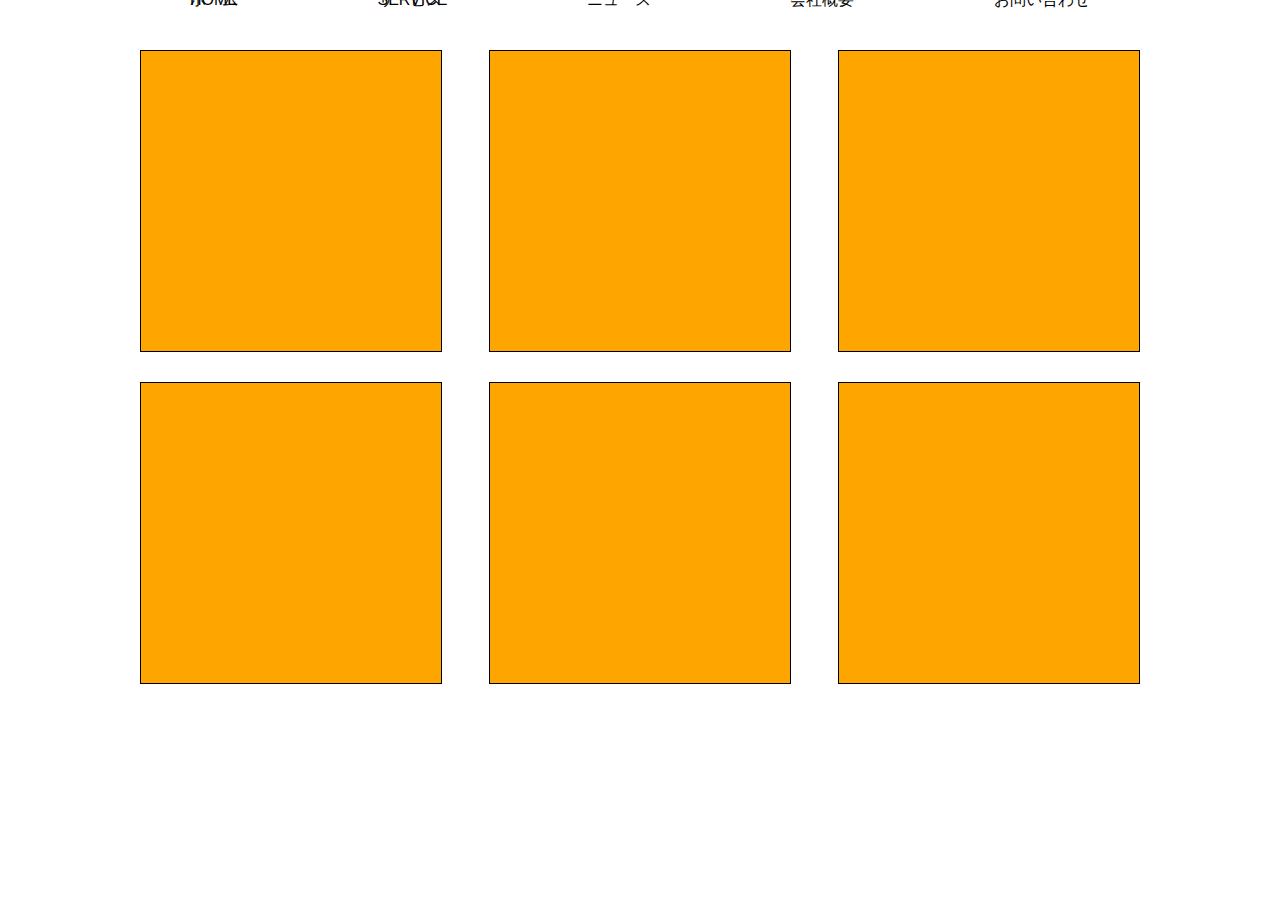
<file: 20240518/index.html>
<!DOCTYPE html>
<html lang="ja">

<head>
    <meta charset="UTF-8">
    <meta name="viewport" content="width=device-width, initial-scale=1.0">
    <title>第二回コーディング講義</title>
    <link rel="stylesheet" href="./css/reset.css">
    <link rel="stylesheet" href="./css/style.css">
</head>

<body>
    <ul class="menu">
        <li>ホーム<br>HOME</li>
        <li>サービス<br>SERVICE</li>
        <li>ニュース</li>
        <li>会社概要</li>
        <li>お問い合わせ</li>
    </ul>

    <div class="container">
        <div class="box"></div>
        <div class="box"></div>
        <div class="box"></div>
        <div class="box"></div>
        <div class="box"></div>
        <div class="box"></div>
    </div>
</body>

</html>
</file>
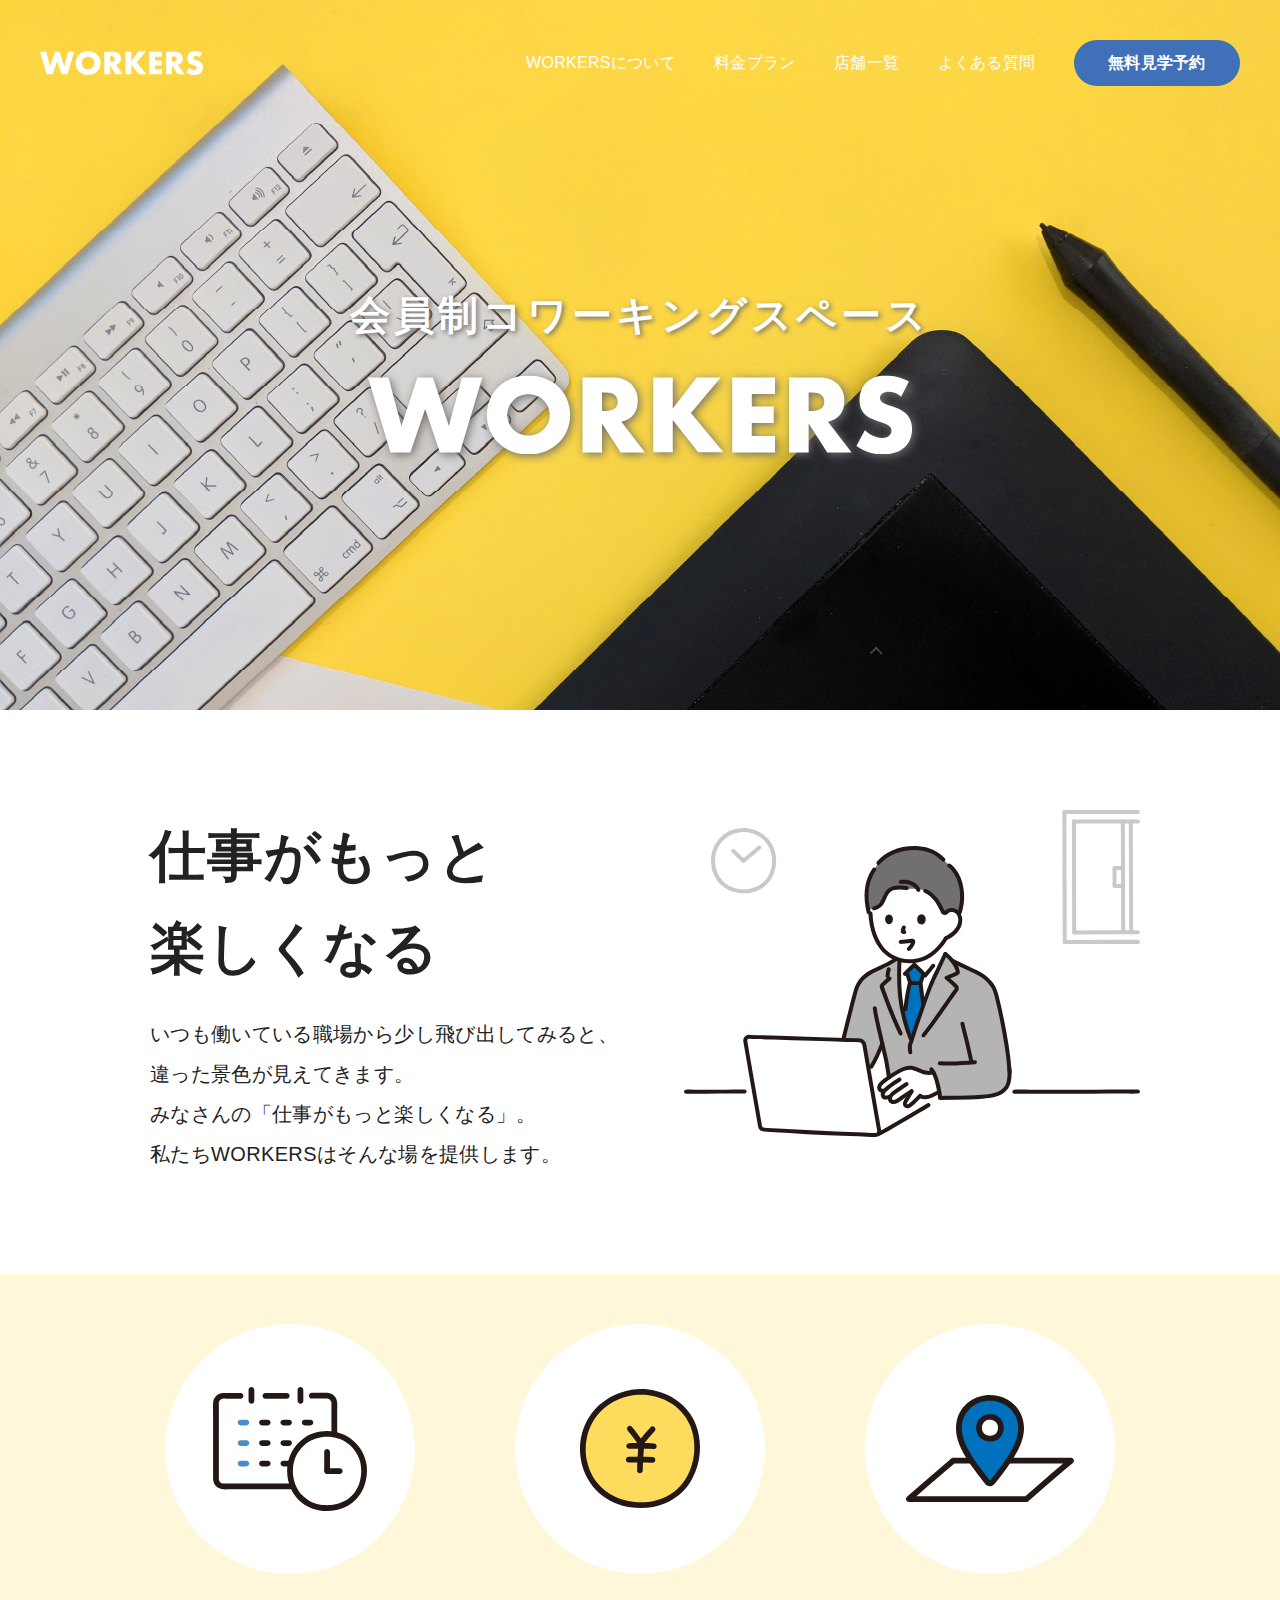
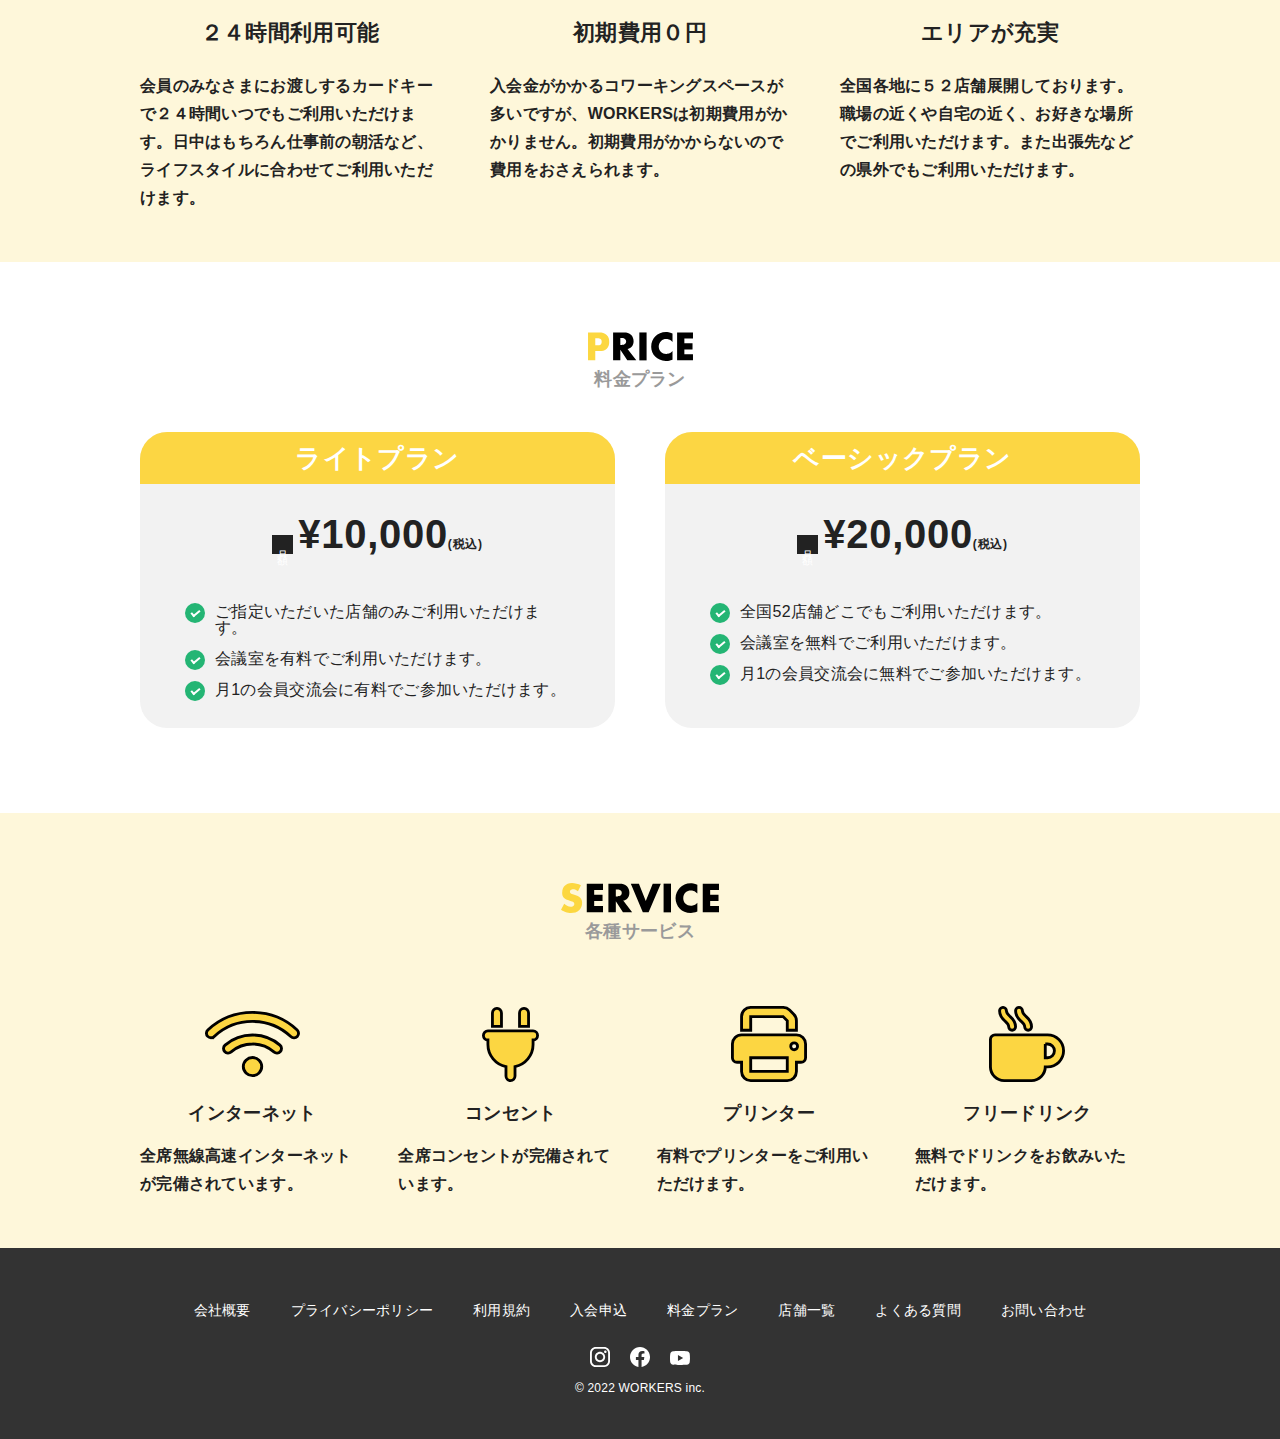
<file: kadai4/index.html>
<!DOCTYPE html>
<html lang="ja">

<head>
    <meta charset="UTF-8">
    <meta name="viewport" content="width=device-width, initial-scale=1.0">
    <title>WORKERS</title>
    <link rel="stylesheet" href="./css/reset.css">
    <link rel="stylesheet" href="./css/style.css">
    <script src="https://ajax.googleapis.com/ajax/libs/jquery/3.7.1/jquery.min.js"></script>
</head>

<body>
    <header id="header">
        <div class="header_top">
            <h2 class="menu_logo">
                <a href="#header"><img src="./images/SVG/menu_logo.svg" alt="WORKERS"
                        style="width:163px;height:auto;"></a>
            </h2>
            <nav class="pc_nav">
                <ul>
                    <li><a href="#about">WORKERSについて</a></li>
                    <li><a href="#plan">料金プラン</a></li>
                    <li><a href="#tenpo">店舗一覧</a></li>
                    <li><a href="#faq">よくある質問</a></li>
                    <li><button class="visit" onclick="location.href=''">無料見学予約</button></li>
                </ul>
            </nav>
            <div class="sp_btn">
                <span></span>
            </div>
            <nav class="sp_nav">
                <ul>
                    <li><a href="#header">TOPにもどる</a></li>
                    <li><a href="#about">WORKERSについて</a></li>
                    <li><a href="#plan">料金プラン</a></li>
                    <li><a href="#tenpo">店舗一覧</a></li>
                    <li><a href="#faq">よくある質問</a></li>
                </ul>
            </nav>
        </div>
        <div class="title">
            <p>会員制コワーキングスペース</p>

            <div class="logosvg_container">
                <h1><img src="./images/SVG/logo.svg" alt="WORKERS"></h1>
            </div>

        </div>
    </header>
    <main>
        <section id="about">
            <div class="about_top">
                <h2>仕事がもっと<br>
                    楽しくなる</h2>
                <p>いつも働いている職場から少し飛び出してみると、<br>
                    違った景色が見えてきます。<br>
                    みなさんの「仕事がもっと楽しくなる」。<br>
                    私たちWORKERSはそんな場を提供します。</p>
                <div class="worksvg_container">
                    <img src="./images/SVG/work.svg" alt="パソコンで仕事をする人">
                </div>
                <div class="spworksvg_container">
                    <img src="./images/SVG/work_SP.svg" alt="パソコンで仕事をする人">
                </div>
            </div>
            <button class="sp_visit" onclick="location.href=''">無料見学予約</button>
            <div class="detail">
                <div class="detail_flex">
                    <div class="detail_contents">
                        <div class="detail_icon carender">
                            <img src="./images/SVG/calendar.svg" alt="カレンダーマーク">
                        </div>
                        <p><span>２４時間利用可能</span></p>
                        <p>会員のみなさまにお渡しするカードキーで２４時間いつでもご利用いただけます。日中はもちろん仕事前の朝活など、ライフスタイルに合わせてご利用いただけます。</p>
                    </div>
                    <div class="detail_contents">
                        <div class="detail_icon coin">
                            <img src="./images/SVG/coin.svg" alt="円マーク">
                        </div>
                        <p><span>初期費用０円</span></p>
                        <p>入会金がかかるコワーキングスペースが多いですが、WORKERSは初期費用がかかりません。初期費用がかからないので費用をおさえられます。</p>
                    </div>
                    <div class="detail_contents">
                        <div class="detail_icon map">
                            <img src="./images/SVG/map.svg" alt="地図マーク">
                        </div>
                        <p><span>エリアが充実</span></p>
                        <p>全国各地に５２店舗展開しております。職場の近くや自宅の近く、お好きな場所でご利用いただけます。また出張先などの県外でもご利用いただけます。</p>
                    </div>
                </div>
            </div>
        </section>
        <section id="plan">
            <div class="plan_top">
                <div class="plansvg_container">
                    <h2><img src="./images/SVG/price.svg" alt="PRICE"></h2>
                </div>
                <p>料金プラン</p>
            </div>
            <div class="plan_flex">
                <div class="plan_contents">
                    <div class="plan_name">
                        <p>ライトプラン</p>
                    </div>
                    <div class="price">
                        <p>月額</p>
                        <p>¥10,000<span>(税込)</span></p>
                    </div>
                    <div class="sp_line"></div>
                    <ul class="plan_detail">
                        <li>ご指定いただいた店舗のみご利用いただけます。</li>
                        <li>会議室を有料でご利用いただけます。</li>
                        <li>月1の会員交流会に有料でご参加いただけます。</li>
                    </ul>
                </div>
                <div class="plan_contents">
                    <div class="plan_name">
                        <p>ベーシックプラン</p>
                    </div>
                    <div class="price">
                        <p>月額</p>
                        <p>¥20,000<span>(税込)</span></p>
                    </div>
                    <div class="sp_line"></div>
                    <ul class="plan_detail">
                        <li>全国52店舗どこでもご利用いただけます。</li>
                        <li>会議室を無料でご利用いただけます。</li>
                        <li>月1の会員交流会に無料でご参加いただけます。</li>
                    </ul>
                </div>
            </div>
        </section>
        <section id="service">
            <div class="service_top">
                <div class="servicesvg_container">
                    <h2><img src="./images/SVG/service.svg" alt="SERVICE"></h2>
                </div>
                <p>各種サービス</p>
            </div>
            <div class="service_container">
                <div class="service_box">
                    <div class="wifisvg_container svg"><img src="./images/SVG/wifi.svg" alt="wi-fi"></div>
                    <p>インターネット</p>
                    <p>全席無線高速インターネットが完備されています。</p>
                </div>
                <div class="service_box">
                    <div class="socketsvg_container svg"><img src="./images/SVG/socket.svg" alt="コンセント"></div>
                    <p>コンセント</p>
                    <p>全席コンセントが完備されています。</p>
                </div>
                <div class="service_box">
                    <div class="printersvg_container svg"><img src="./images/SVG/printer.svg" alt="プリンター"></div>
                    <p>プリンター</p>
                    <p>有料でプリンターをご利用いただけます。</p>
                </div>
                <div class="service_box">
                    <div class="cupsvg_container svg"><img src="./images/SVG/cup.svg" alt="飲み物"></div>
                    <p>フリードリンク</p>
                    <p>無料でドリンクをお飲みいただけます。</p>
                </div>
            </div>
        </section>
    </main>
    <footer id="footer">
        <div class="footer_wrap">
            <ul class="footer_menu">
                <li>会社概要</li>
                <li>プライバシーポリシー</li>
                <li>利用規約</li>
                <li>入会申込</li>
                <li>料金プラン</li>
                <li>店舗一覧</li>
                <li>よくある質問</li>
                <li>お問い合わせ</li>
            </ul>
            <ul class="sns">
                <li>
                    <div class="snssvg_container"><img src="./images/SVG/instagram.svg" alt="instagram"></div>
                </li>
                <li>
                    <div class="snssvg_container"><img src="./images/SVG/facebook.svg" alt="facebook"></div>
                </li>
                <li>
                    <div class="snssvg_container"><img src="./images/SVG/youtube.svg" alt="YouTube"></div>
                </li>
            </ul>
            <p>© 2022 WORKERS inc.</p>
        </div>
    </footer>

    <script>
        $(function () {
            $('.sp_btn').on('click', function () {
                $('.sp_nav').fadeToggle();
                $('.sp_btn').toggleClass('open');
            })
        })
    </script>
</body>

</html>
</file>
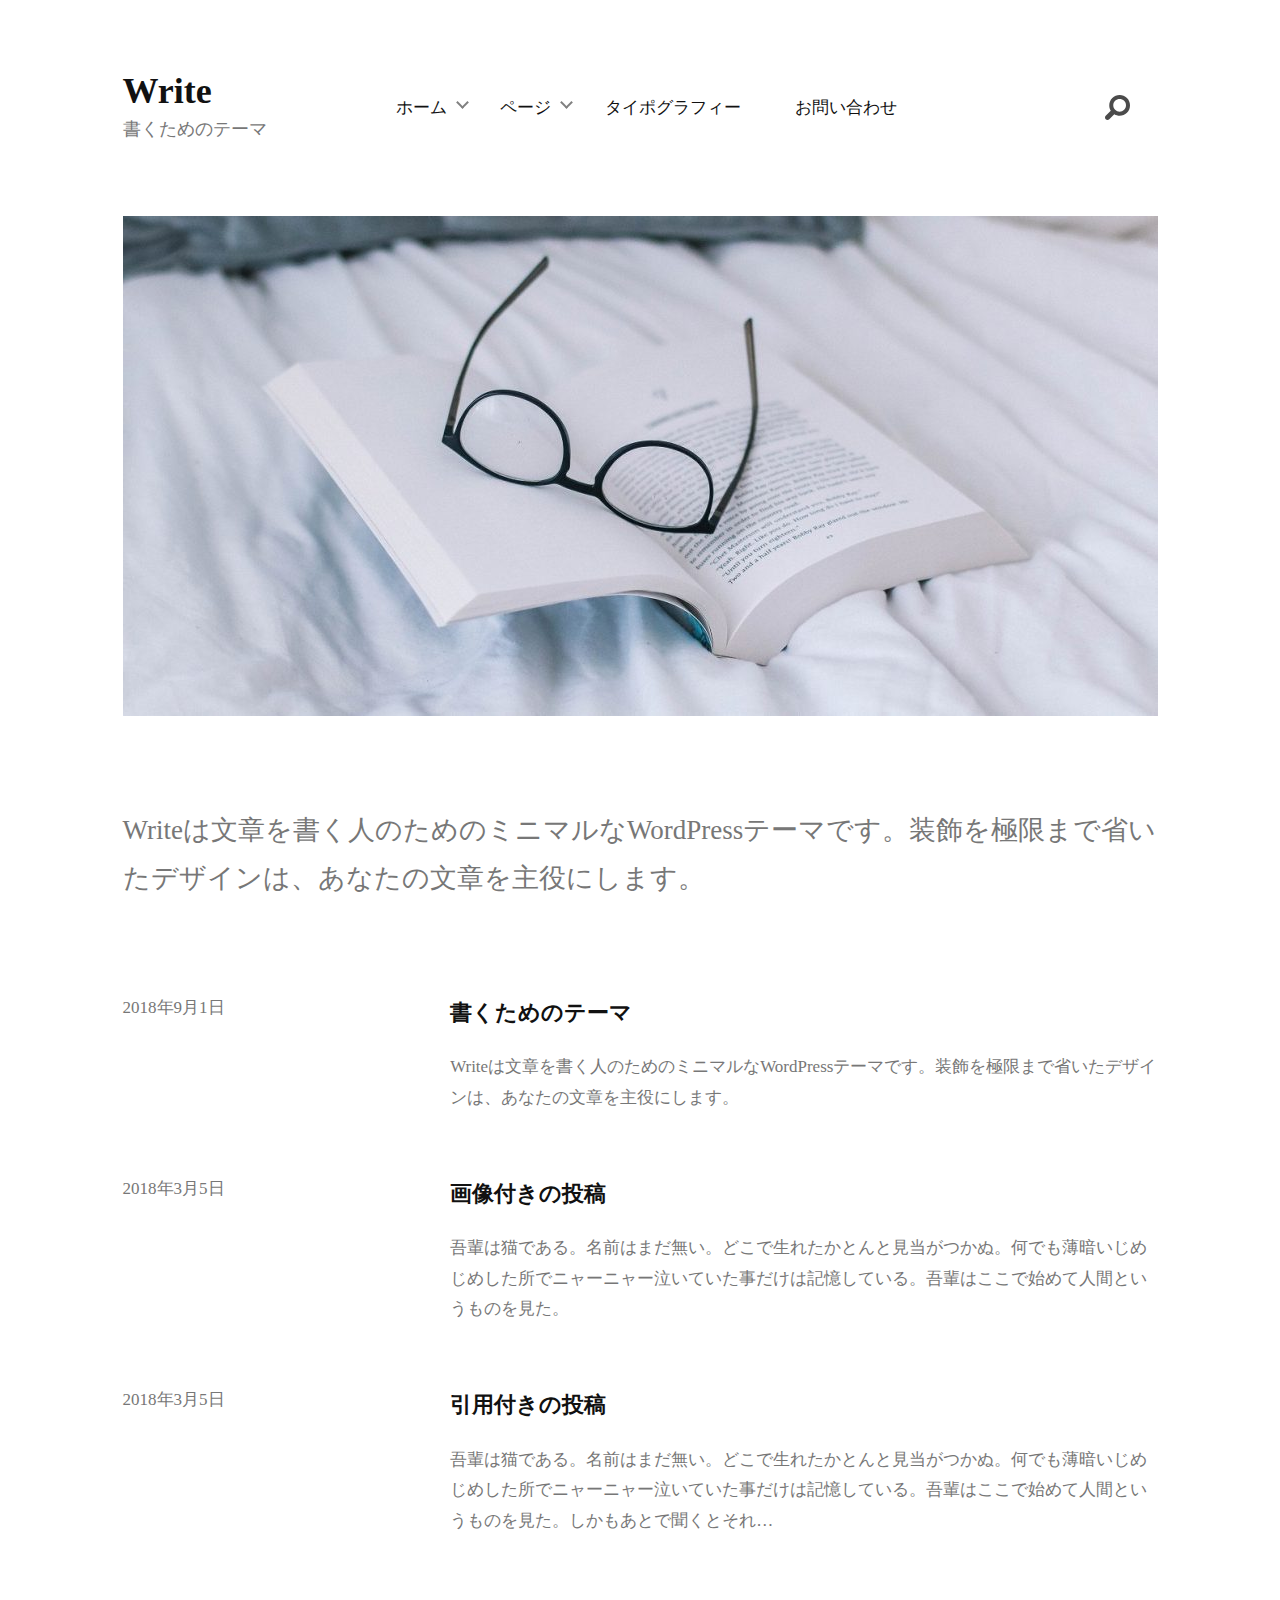
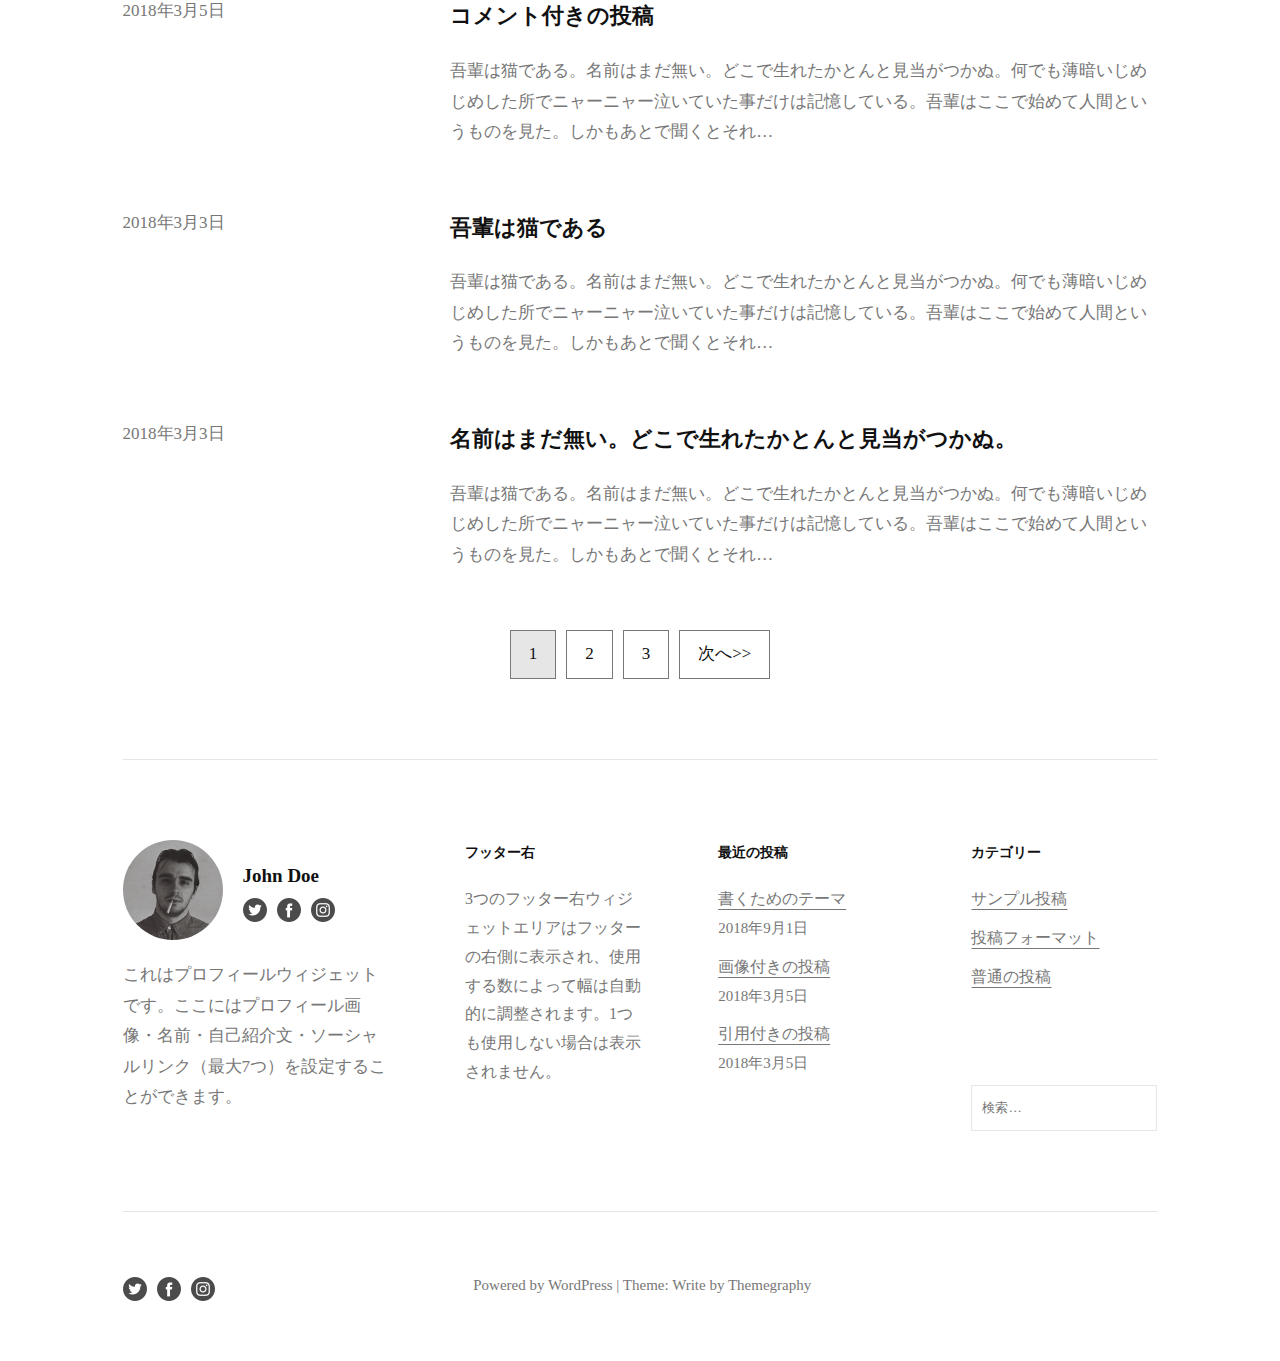
<file: 模写コーディング_山本/index.html>
<!DOCTYPE html>
<html lang="ja">

<head>
    <meta charset="UTF-8">
    <meta name="viewport" content="width=device-width, initial-scale=1.0">
    <title>模写コーディング</title>
    <link rel="stylesheet" href="./css/reset.css">
    <link rel="stylesheet" href="./css/style.css">
    <link rel="stylesheet" type="text/css" href="./css/kensaku.css">
</head>


<body>
    <header>
        <section id="title">
            <h1>Write</h1>
            <div id="site-description">
                <p>書くためのテーマ</p>
            </div>
        </section>
        <nav>
            <ul id="menu">
                <li class="popup"><a href="">ホーム</a>
                    <ul class="submenu">
                        <li>→カスタマイズ</li>
                    </ul>
                </li>
                <li class="popup"><a href="">ページ</a>
                    <ul class="submenu">
                        <li>アイキャッチ画像無しのページ</li>
                        <li>ページ（全幅テンプレート）</li>
                    </ul>
                </li>
                <li><a href="">タイポグラフィー</a></li>
                <li><a href="">お問い合わせ</a></li>
            </ul>
            <div id="search-wrap">
                <form role="search" method="get" action="">
                    <input type="text" value="" name="" id="search-text" placeholder="検索…">
                </form>
                <!--/search-wrap-->
            </div>
        </nav>
    </header>
    <main>
        <div id="fv">
            <img src="./img/fv.jpg">
        </div>

        <div id="top_text">
            <p>Writeは文章を書く人のためのミニマルなWordPressテーマです。装飾を極限まで省いたデザインは、あなたの文章を主役にします。</p>
        </div>
        <div class="entry">
            <div class="entry_date">
                <p>2018年9月1日</p>
            </div>
            <div class="entry_contents">
                <h2>書くためのテーマ</h2>
                <p>Writeは文章を書く人のためのミニマルなWordPressテーマです。装飾を極限まで省いたデザインは、あなたの文章を主役にします。</p>
            </div>
        </div>
        <div class="entry">
            <div class="entry_date">
                <p>2018年3月5日</p>
            </div>
            <div class="entry_contents">
                <h2>画像付きの投稿</h2>
                <p>吾輩は猫である。名前はまだ無い。どこで生れたかとんと見当がつかぬ。何でも薄暗いじめじめした所でニャーニャー泣いていた事だけは記憶している。吾輩はここで始めて人間というものを見た。</p>
            </div>
        </div>
        <div class="entry">
            <div class="entry_date">
                <p>2018年3月5日</p>
            </div>
            <div class="entry_contents">
                <h2>引用付きの投稿</h2>
                <p>吾輩は猫である。名前はまだ無い。どこで生れたかとんと見当がつかぬ。何でも薄暗いじめじめした所でニャーニャー泣いていた事だけは記憶している。吾輩はここで始めて人間というものを見た。しかもあとで聞くとそれ…
                </p>
            </div>
        </div>
        <div class="entry">
            <div class="entry_date">
                <p>2018年3月5日</p>
            </div>
            <div class="entry_contents">
                <h2>コメント付きの投稿</h2>
                <p>吾輩は猫である。名前はまだ無い。どこで生れたかとんと見当がつかぬ。何でも薄暗いじめじめした所でニャーニャー泣いていた事だけは記憶している。吾輩はここで始めて人間というものを見た。しかもあとで聞くとそれ…
                </p>
            </div>
        </div>
        <div class="entry">
            <div class="entry_date">
                <p>2018年3月3日</p>
            </div>
            <div class="entry_contents">
                <h2>吾輩は猫である</h2>
                <p>吾輩は猫である。名前はまだ無い。どこで生れたかとんと見当がつかぬ。何でも薄暗いじめじめした所でニャーニャー泣いていた事だけは記憶している。吾輩はここで始めて人間というものを見た。しかもあとで聞くとそれ…
                </p>
            </div>
        </div>
        <div class="entry">
            <div class="entry_date">
                <p>2018年3月3日</p>
            </div>
            <div class="entry_contents">
                <h2>名前はまだ無い。どこで生れたかとんと見当がつかぬ。</h2>
                <p>吾輩は猫である。名前はまだ無い。どこで生れたかとんと見当がつかぬ。何でも薄暗いじめじめした所でニャーニャー泣いていた事だけは記憶している。吾輩はここで始めて人間というものを見た。しかもあとで聞くとそれ…
                </p>
            </div>
        </div>
        <div class="page_links">
            <p>1</p>
            <p><a href=>2</a></p>
            <p><a href=>3</a></p>
            <p><a href=>次へ&gt;&gt;</a></p>
        </div>
    </main>
    <footer>
        <section class="footer_top">
            <div class="footer_contents">
                <div class="profile">
                    <div class="profile_img"><img src="./img/profile.png"></div>
                    <div class="name">
                        <p><strong>John Doe</strong></p>
                        <div class="sns_links">
                            <a href=""><img src="./img/icon_twitter.png"></a>
                            <a href=""><img src="./img/icon_facebook.png"></a>
                            <a href=""><img src="./img/icon_instagram.png"></a>
                        </div>
                    </div>
                </div>
                <div class="profile_text">
                    <p>これはプロフィールウィジェットです。ここにはプロフィール画像・名前・自己紹介文・ソーシャルリンク（最大7つ）を設定することができます。</p>
                </div>
            </div>
            <div class="footer_contents">
                <div class="contents_title">
                    <h2>フッター右</h2>
                </div>
                <div class="footer_right">
                    <p>3つのフッター右ウィジェットエリアはフッターの右側に表示され、使用する数によって幅は自動的に調整されます。1つも使用しない場合は表示されません。</p>
                </div>
            </div>
            <div class="footer_contents">
                <div class="contents_title">
                    <h2>最近の投稿</h2>
                </div>
                <div class="last_entry">
                    <ul>
                        <li><a href="">書くためのテーマ</a><br>
                            <span>2018年9月1日</span>
                        </li>
                        <li><a href="">画像付きの投稿</a><br>
                            <span>2018年3月5日</span>
                        </li>
                        <li><a href="">引用付きの投稿</a><br>
                            <span>2018年3月5日</span>
                        </li>
                    </ul>
                </div>
            </div>
            <div class="footer_contents">
                <div class="contents_title">
                    <h2>カテゴリー</h2>
                </div>
                <div class="category">
                    <ul>
                        <li><a href="">サンプル投稿</a></li>
                        <li><a href="">投稿フォーマット</a></li>
                        <li><a href="">普通の投稿</a></li>
                    </ul>
                </div>
                <input type="search" class="search-field" placeholder="検索…" value name="s">
            </div>
        </section>
        <section class="footer_bottom">
            <div class="sns_links">
                <a href=""><img src="./img/icon_twitter.png"></a>
                <a href=""><img src="./img/icon_facebook.png"></a>
                <a href=""><img src="./img/icon_instagram.png"></a>
            </div>
            <div class="copy_write">
                <p>
                    Powered by <a href="https://ja.wordpress.org/" target="_blank">WordPress</a> | Theme: <a
                        href="https://themegraphy.com/ja/wordpress-themes/write/" target="_blank">Write</a> by
                    Themegraphy</p>
            </div>
        </section>
    </footer>
</body>

</html>
</file>
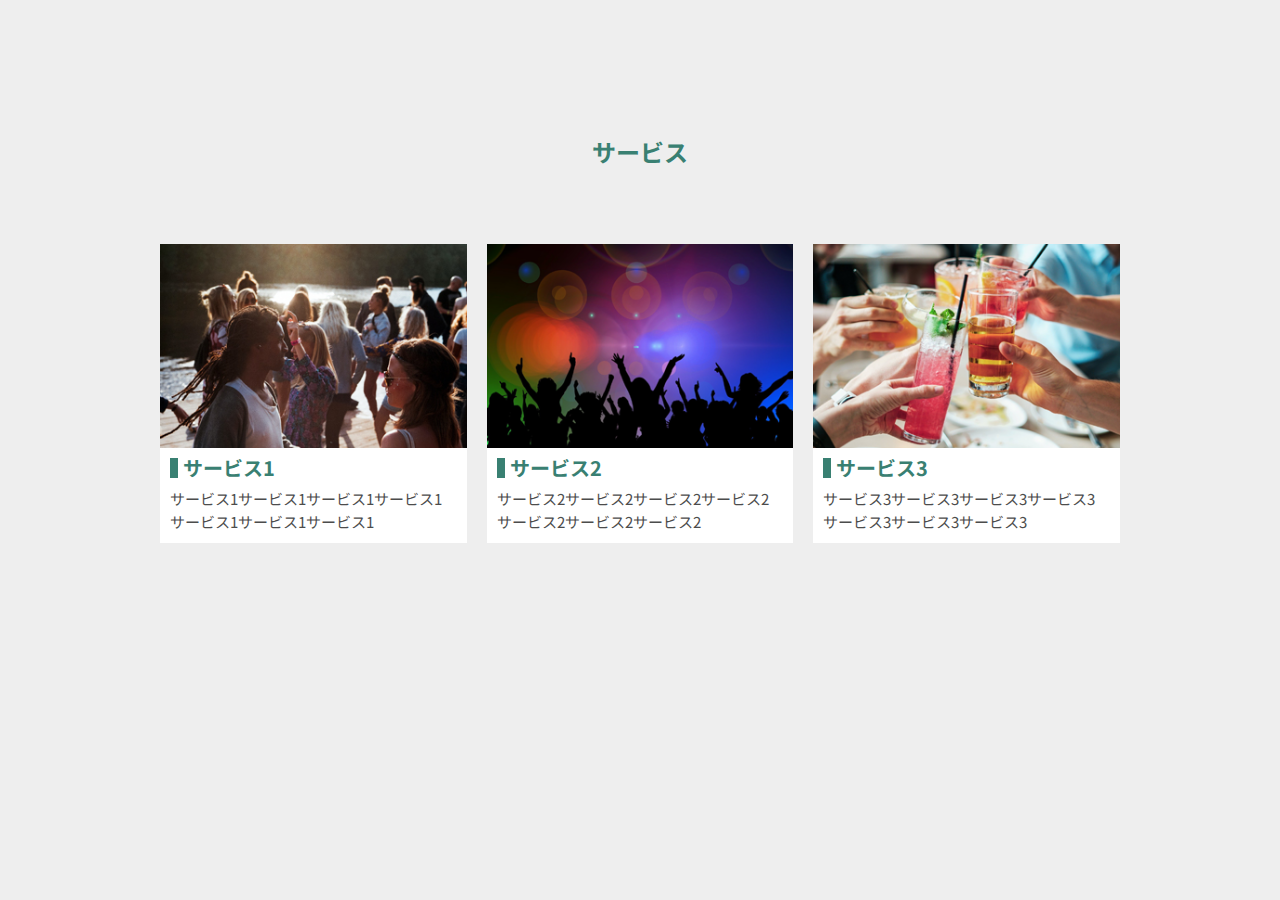
<file: 第三回コーディング課題_山本/index.html>
<!DOCTYPE html>
<html lang="ja">

<head>
    <meta charset="UTF-8">
    <meta name="viewport" content="width=device-width, initial-scale=1.0">
    <title>第三回コーディング課題</title>
    <link rel="stylesheet" href="./css/reset.css">
    <link rel="stylesheet" href="./css/style.css">
</head>

<body>
    <section>
        <h1>サービス</h1>
        <div class="container">
            <section>
                <div class="image">
                    <img src="./images/main_1.jpg">
                </div>
                <div class="contents">
                    <h2>サービス1</h2>
                    <p>サービス1サービス1サービス1サービス1サービス1サービス1サービス1</p>
                </div>
            </section>
            <section>
                <div class="image">
                    <img src="./images/main_2.png">
                </div>
                <div class="contents">
                    <h2>サービス2</h2>
                    <p>サービス2サービス2サービス2サービス2サービス2サービス2サービス2</p>
                </div>
            </section>
            <section>
                <div class="image">
                    <img src="./images/main_3.png">
                </div>
                <div class="contents">
                    <h2>サービス3</h2>
                    <p>サービス3サービス3サービス3サービス3サービス3サービス3サービス3</p>
                </div>
            </section>
        </div>
    </section>
    <script>
        let num = 0;
        for (i = 1; i <= 10; i++) {
            num += i;
        }
        if (num >= 20) {
            console.log('20以上');
        } else {
            console.log('20未満');
        }
    </script>
</body>

</html>
</file>
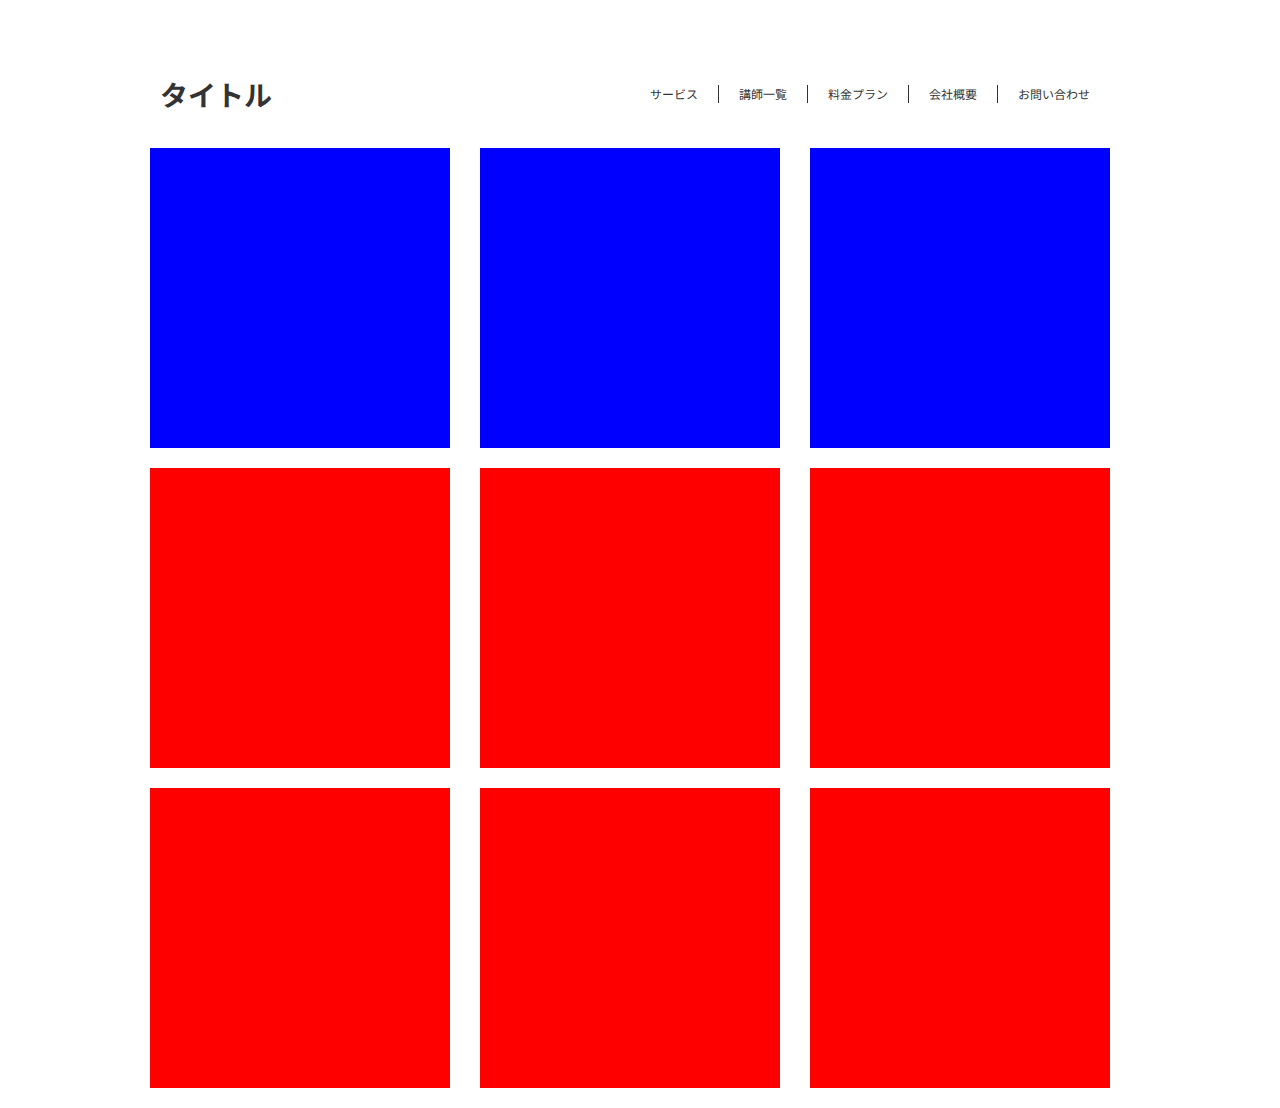
<file: 第二回コーディング課題_山本/index.html>
<!DOCTYPE html>
<html lang="ja">

<head>
    <meta charset="UTF-8">
    <meta name="viewport" content="width=device-width, initial-scale=1.0">
    <title>第二回コーディング課題</title>
    <link rel="stylesheet" href="./css/reset.css">
    <link rel="stylesheet" href="./css/style.css">
</head>

<body>
    <div class="header">
        <h1>タイトル</h1>
        <ul class="menu">
            <li>サービス</li>
            <li>講師一覧</li>
            <li>料金プラン</li>
            <li>会社概要</li>
            <li>お問い合わせ</li>
        </ul>
    </div>
    <div class="containar">
        <div class="box1"></div>
        <div class="box1"></div>
        <div class="box1"></div>
    </div>
    <div class="containar">
        <div class="box2"></div>
        <div class="box2"></div>
        <div class="box2"></div>
        <div class="box2"></div>
        <div class="box2"></div>
        <div class="box2"></div>
    </div>
</body>

</html>
</file>
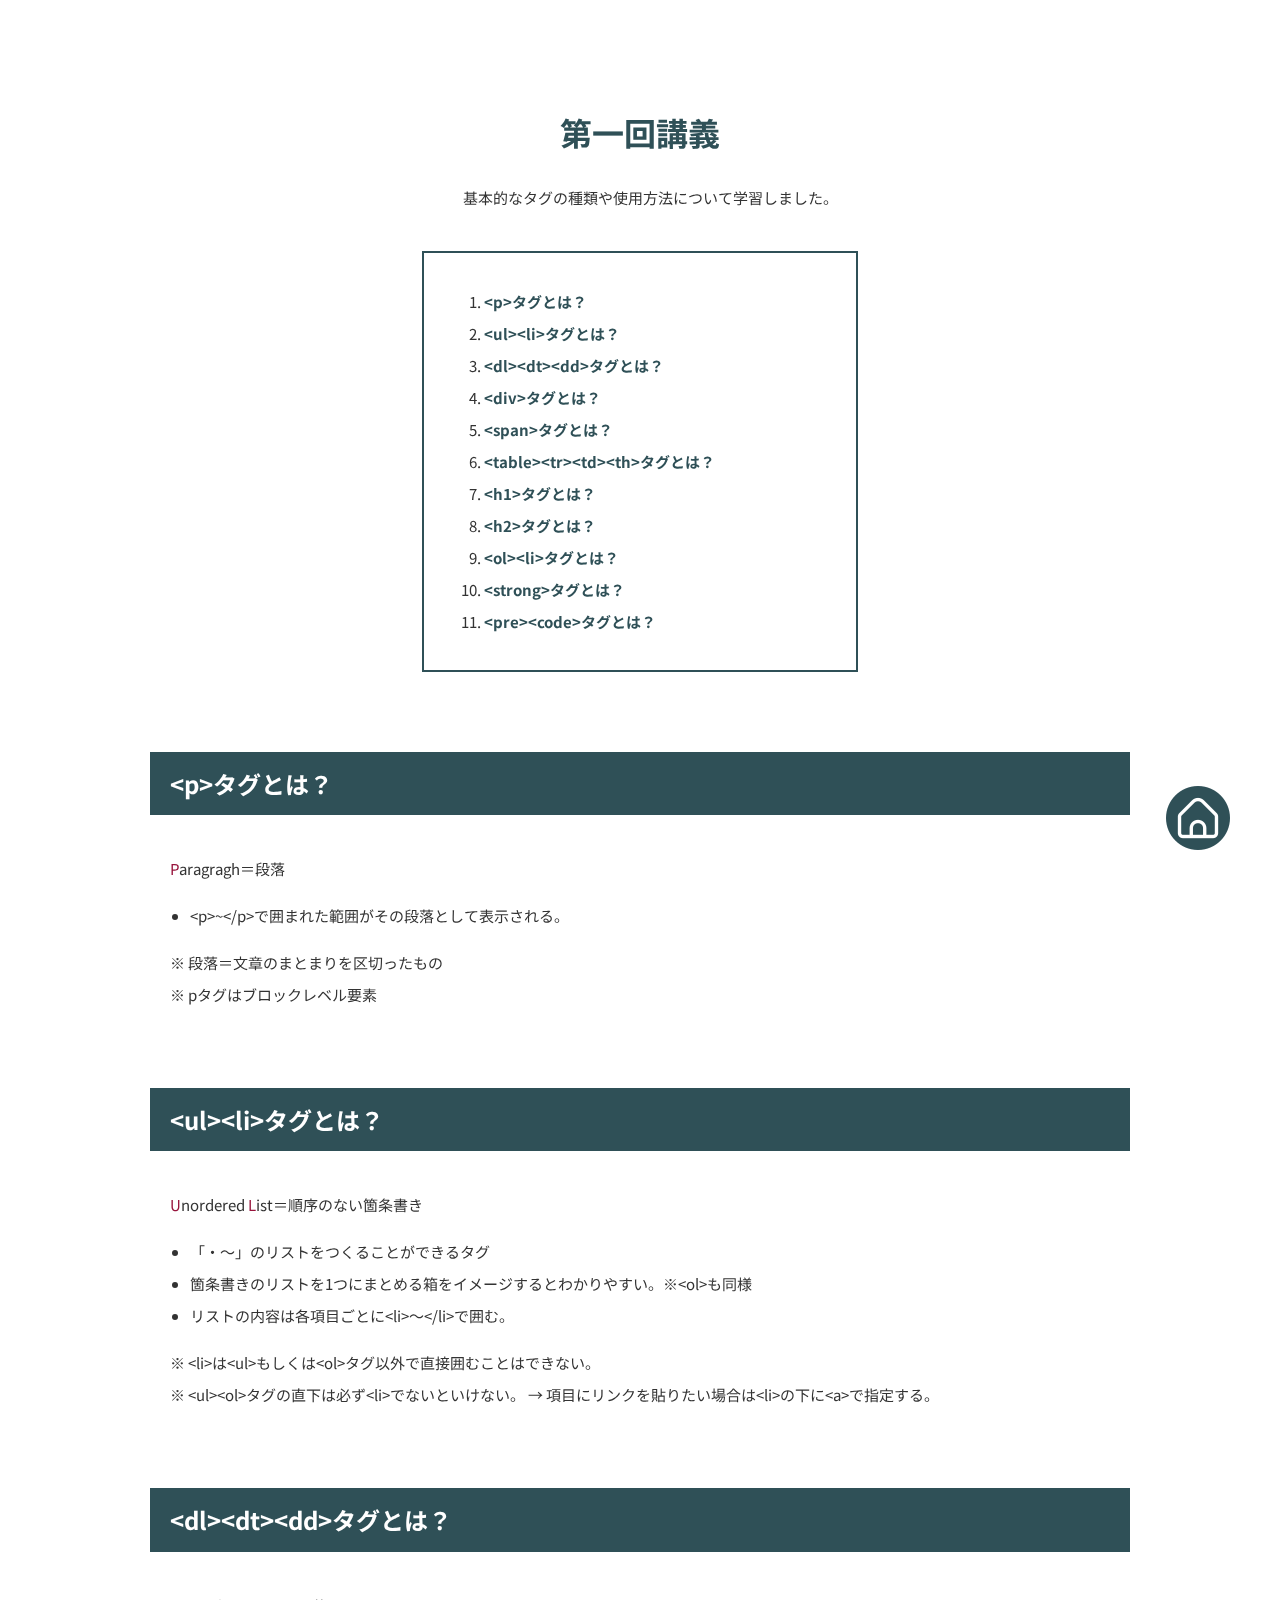
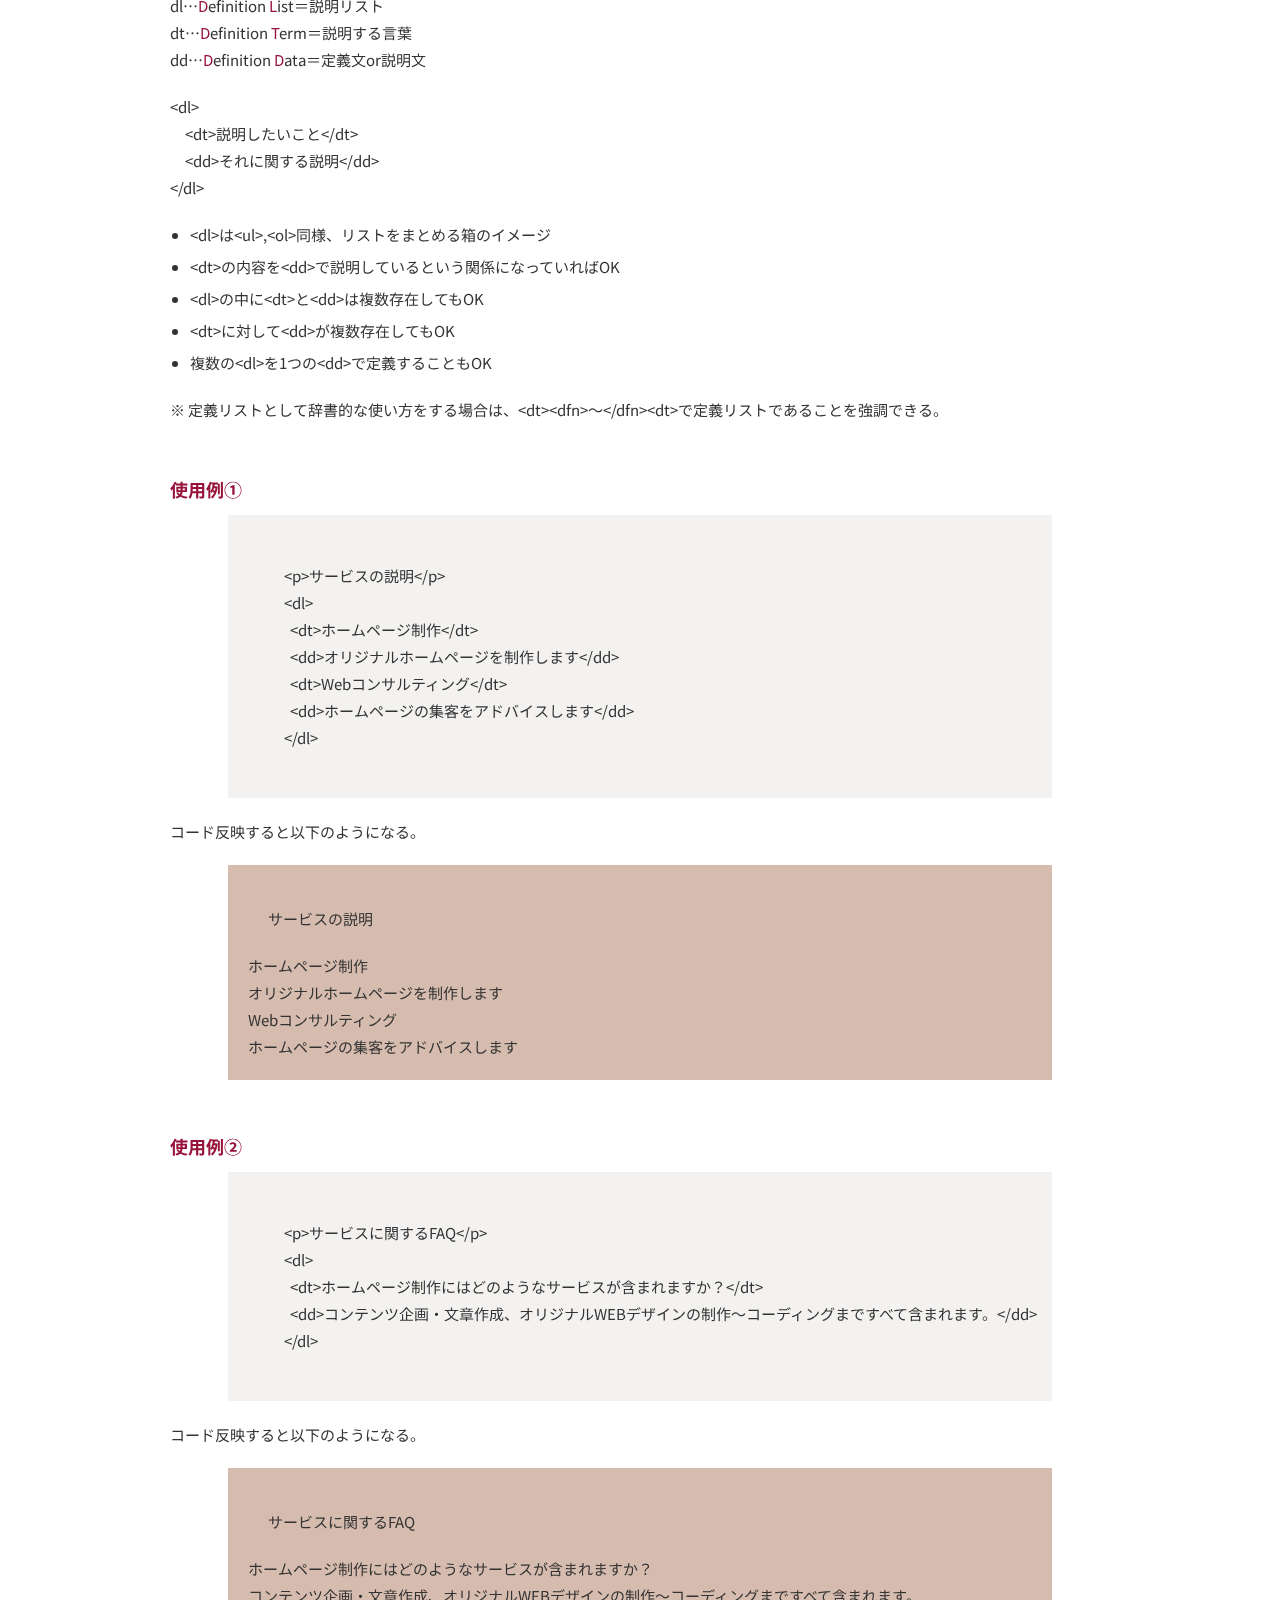
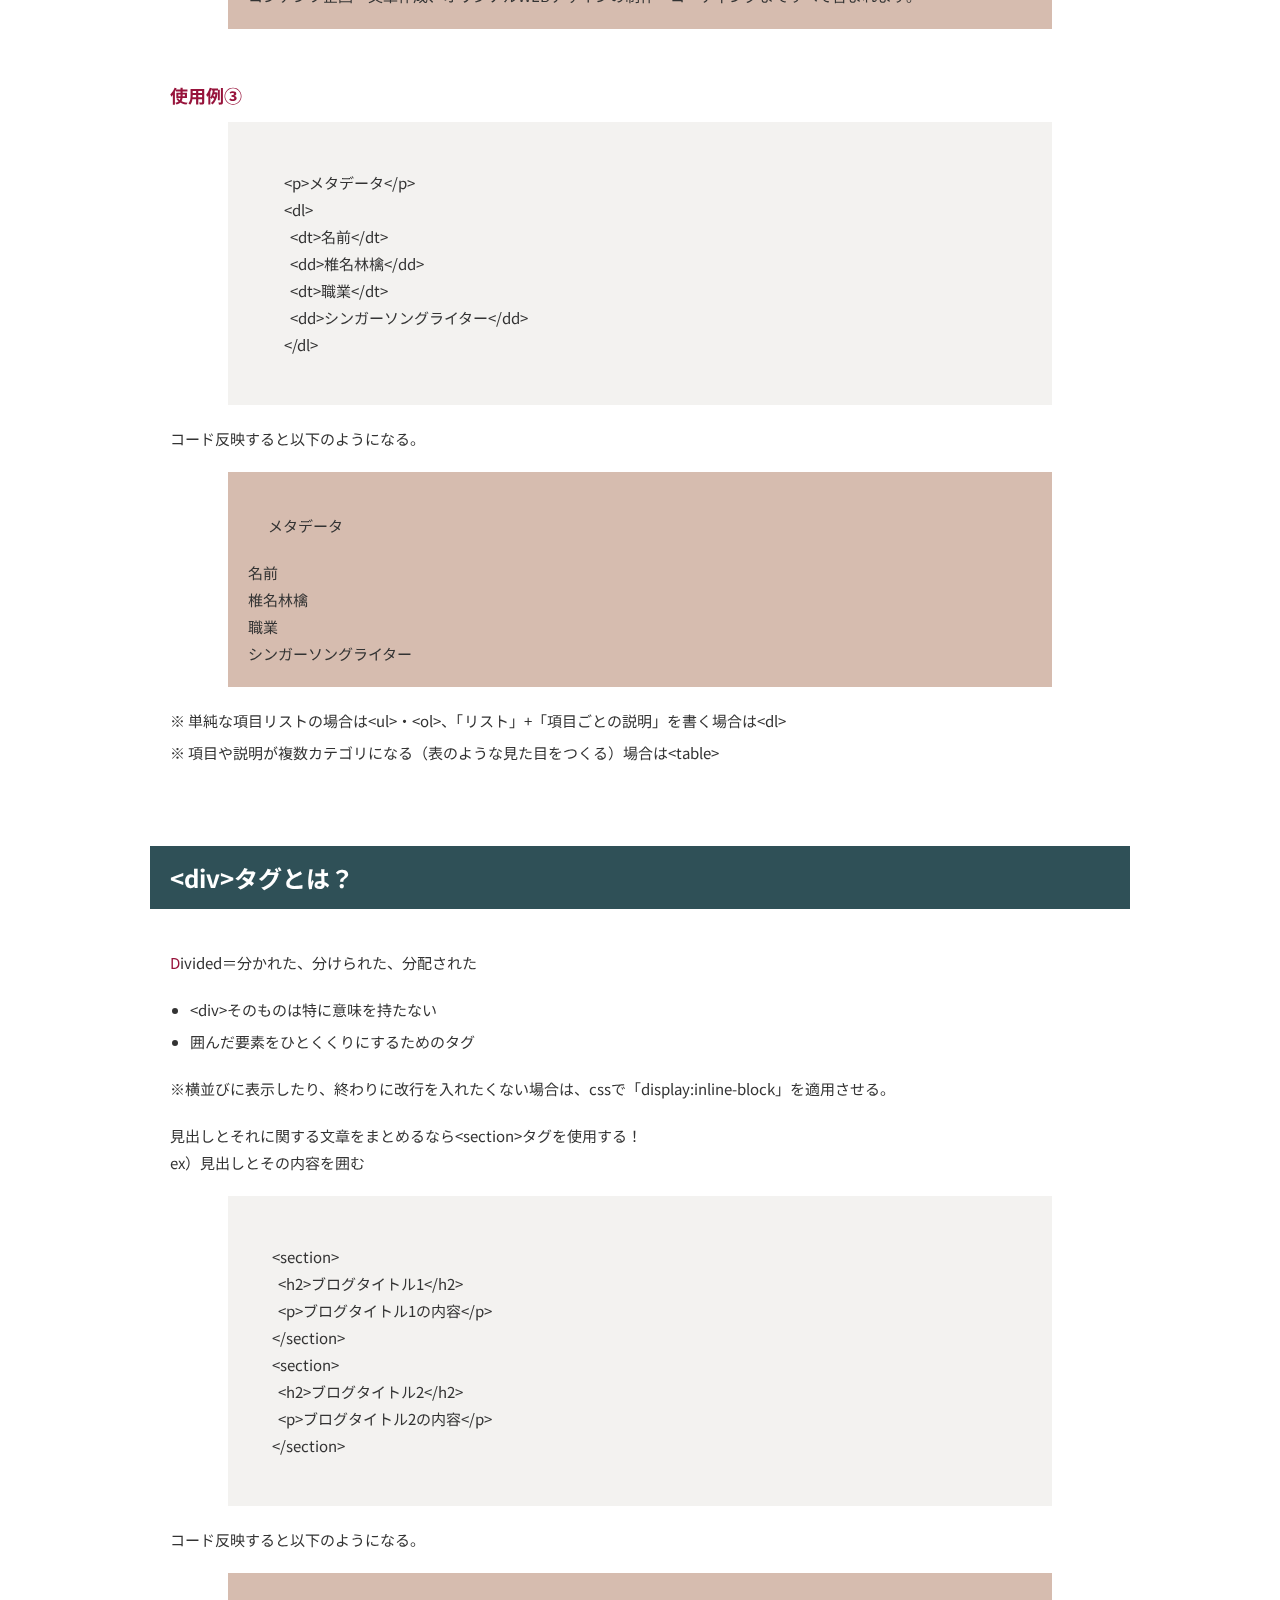
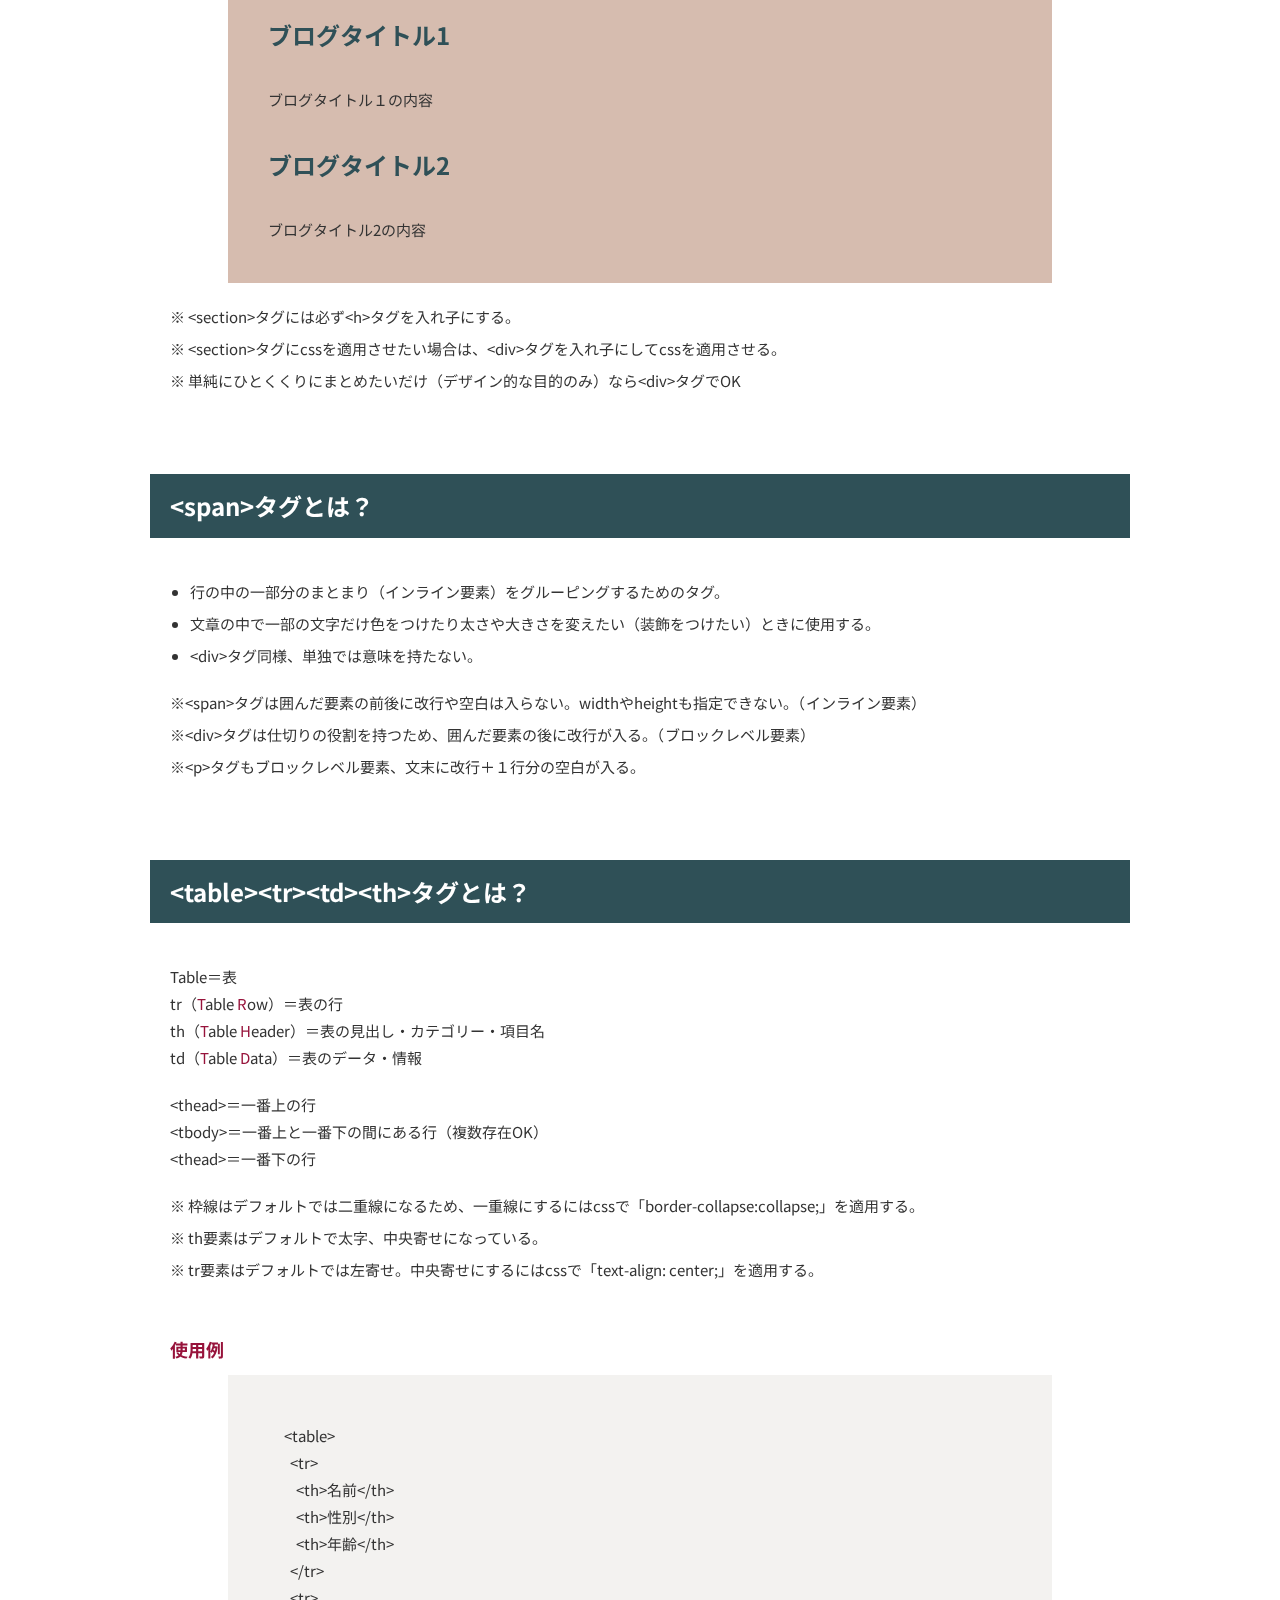
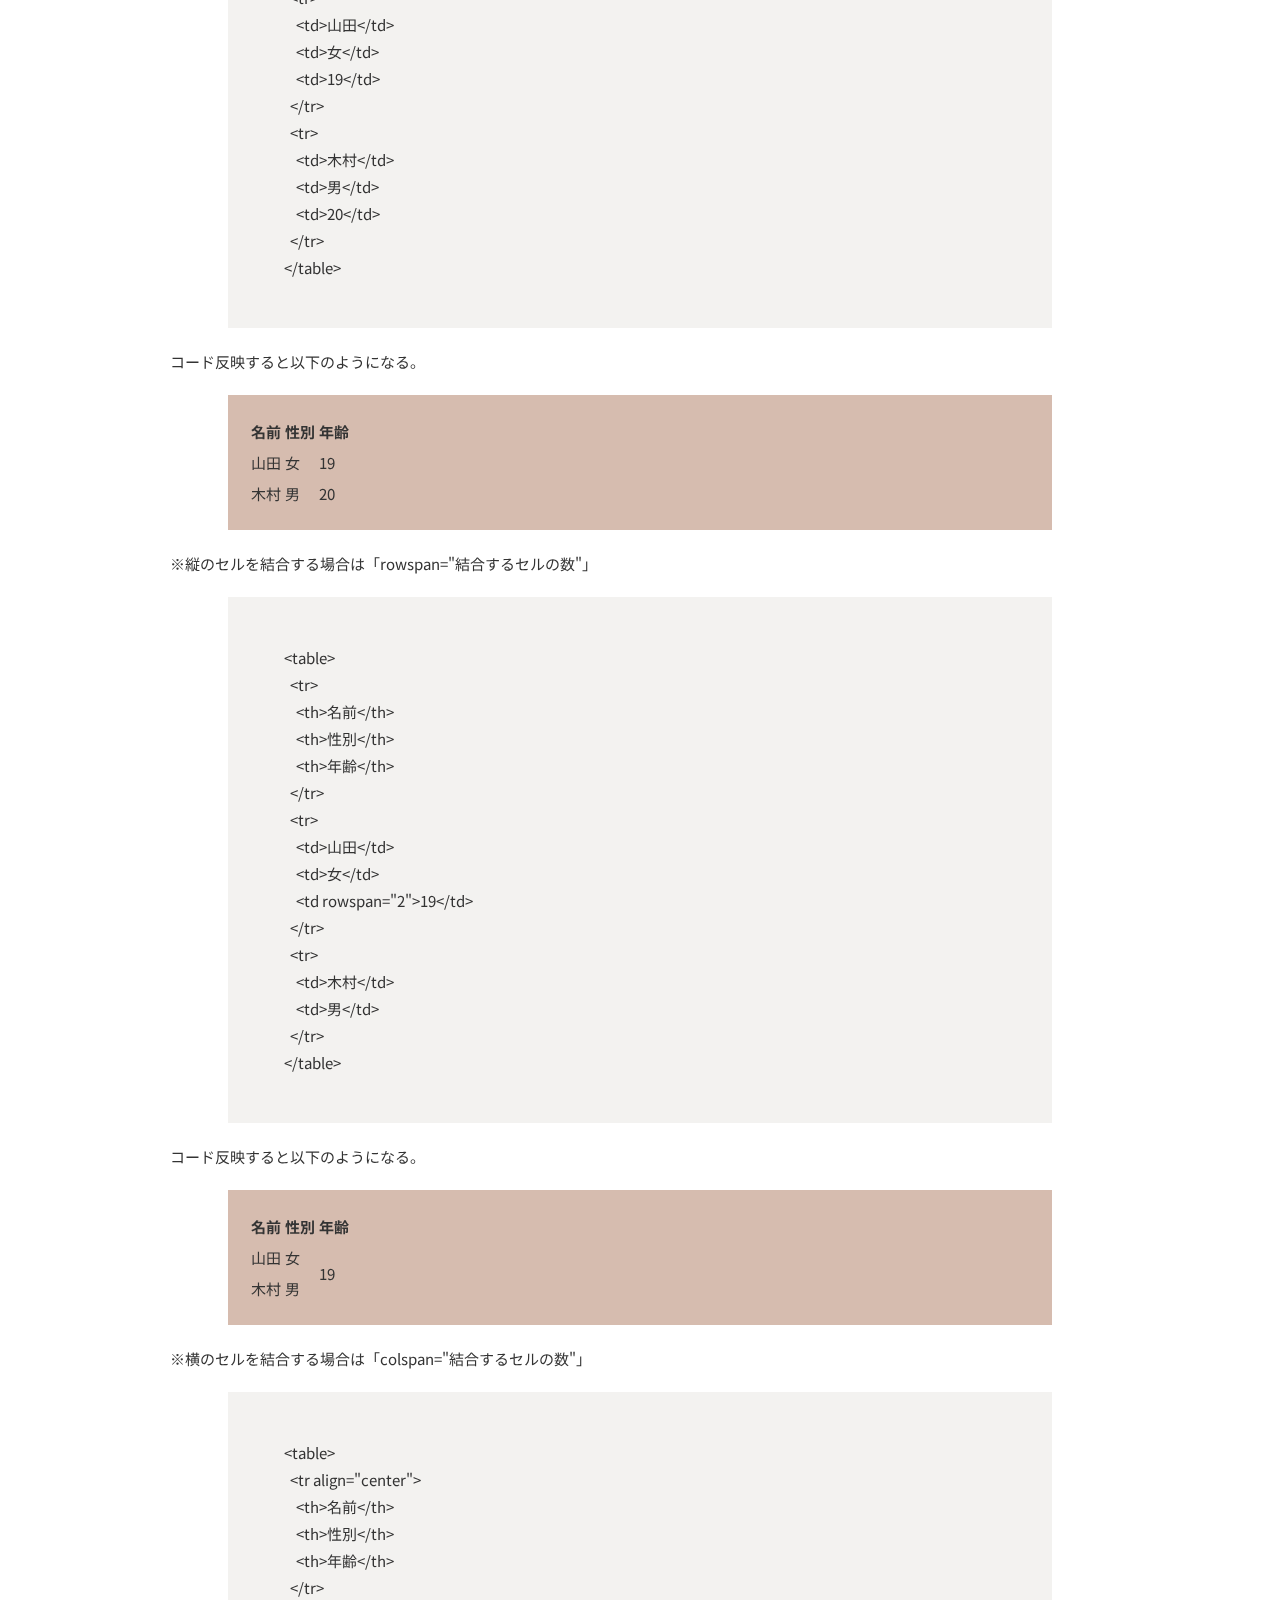
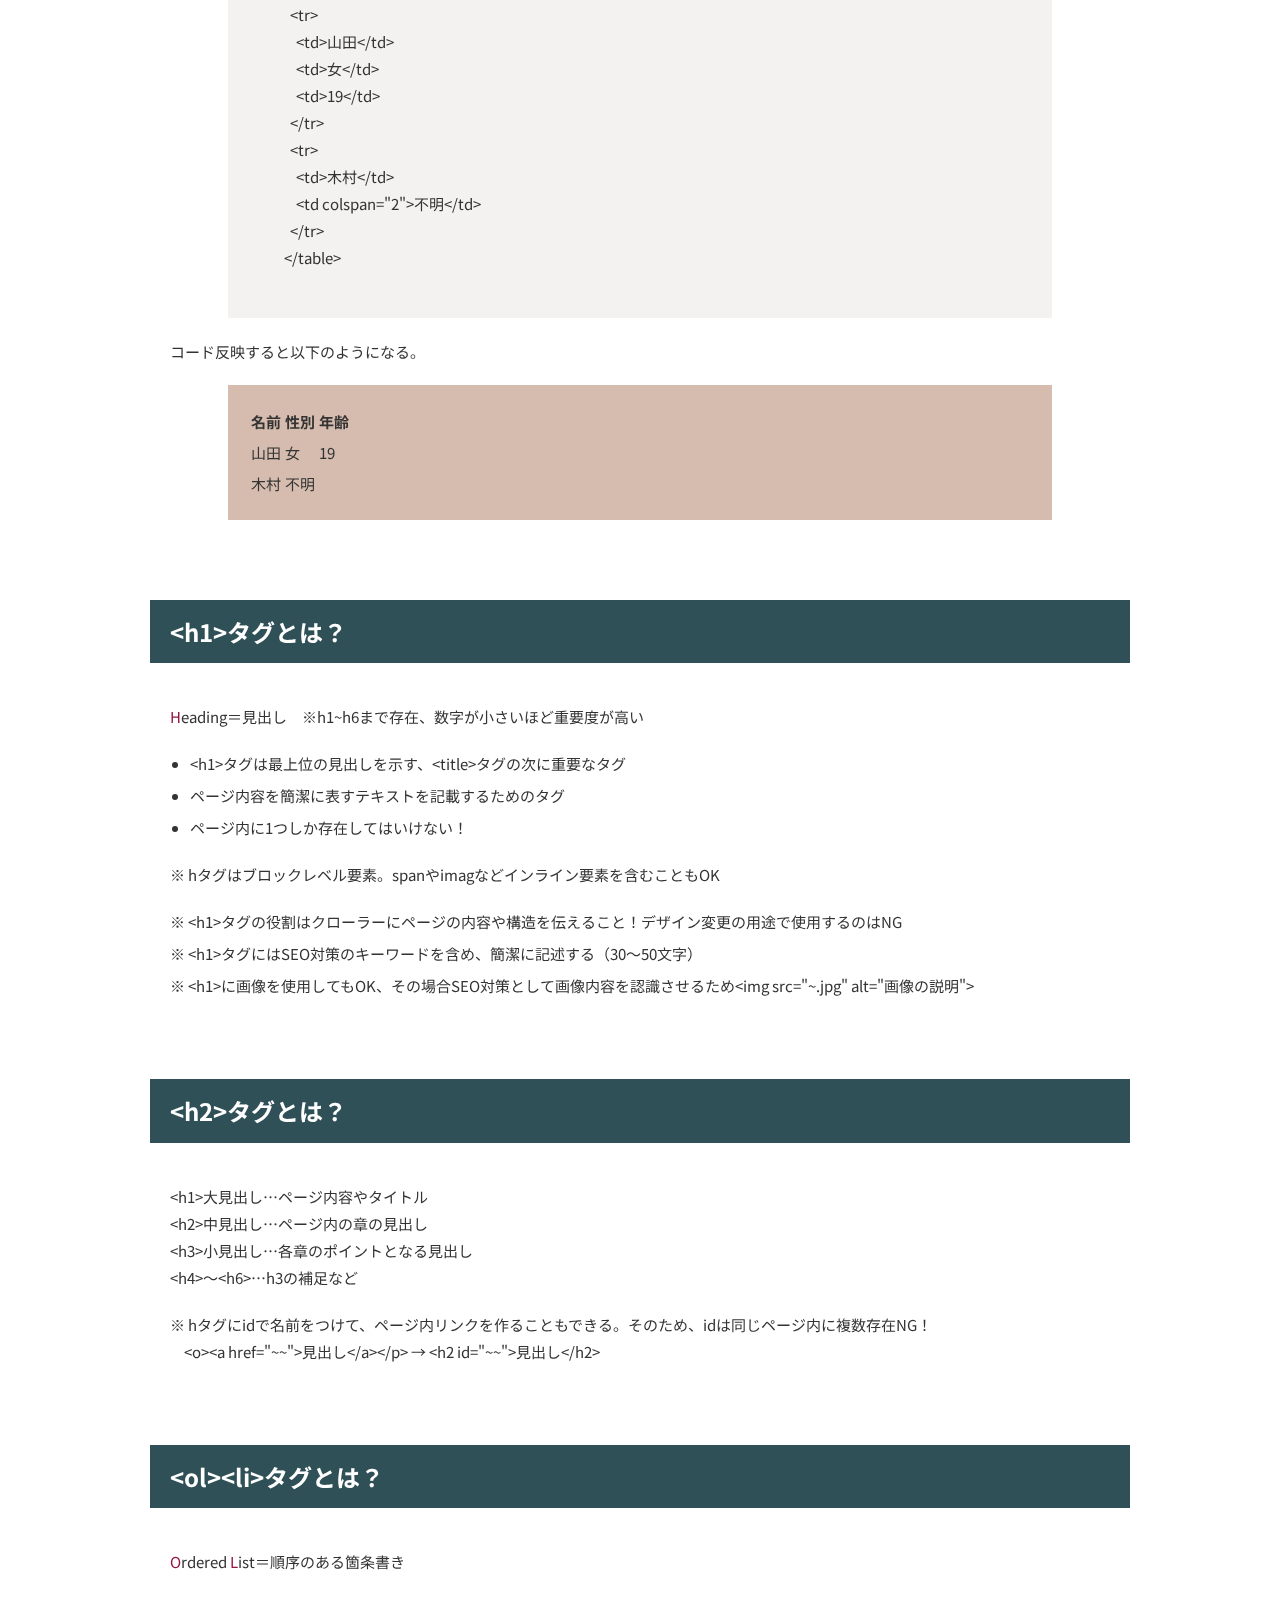
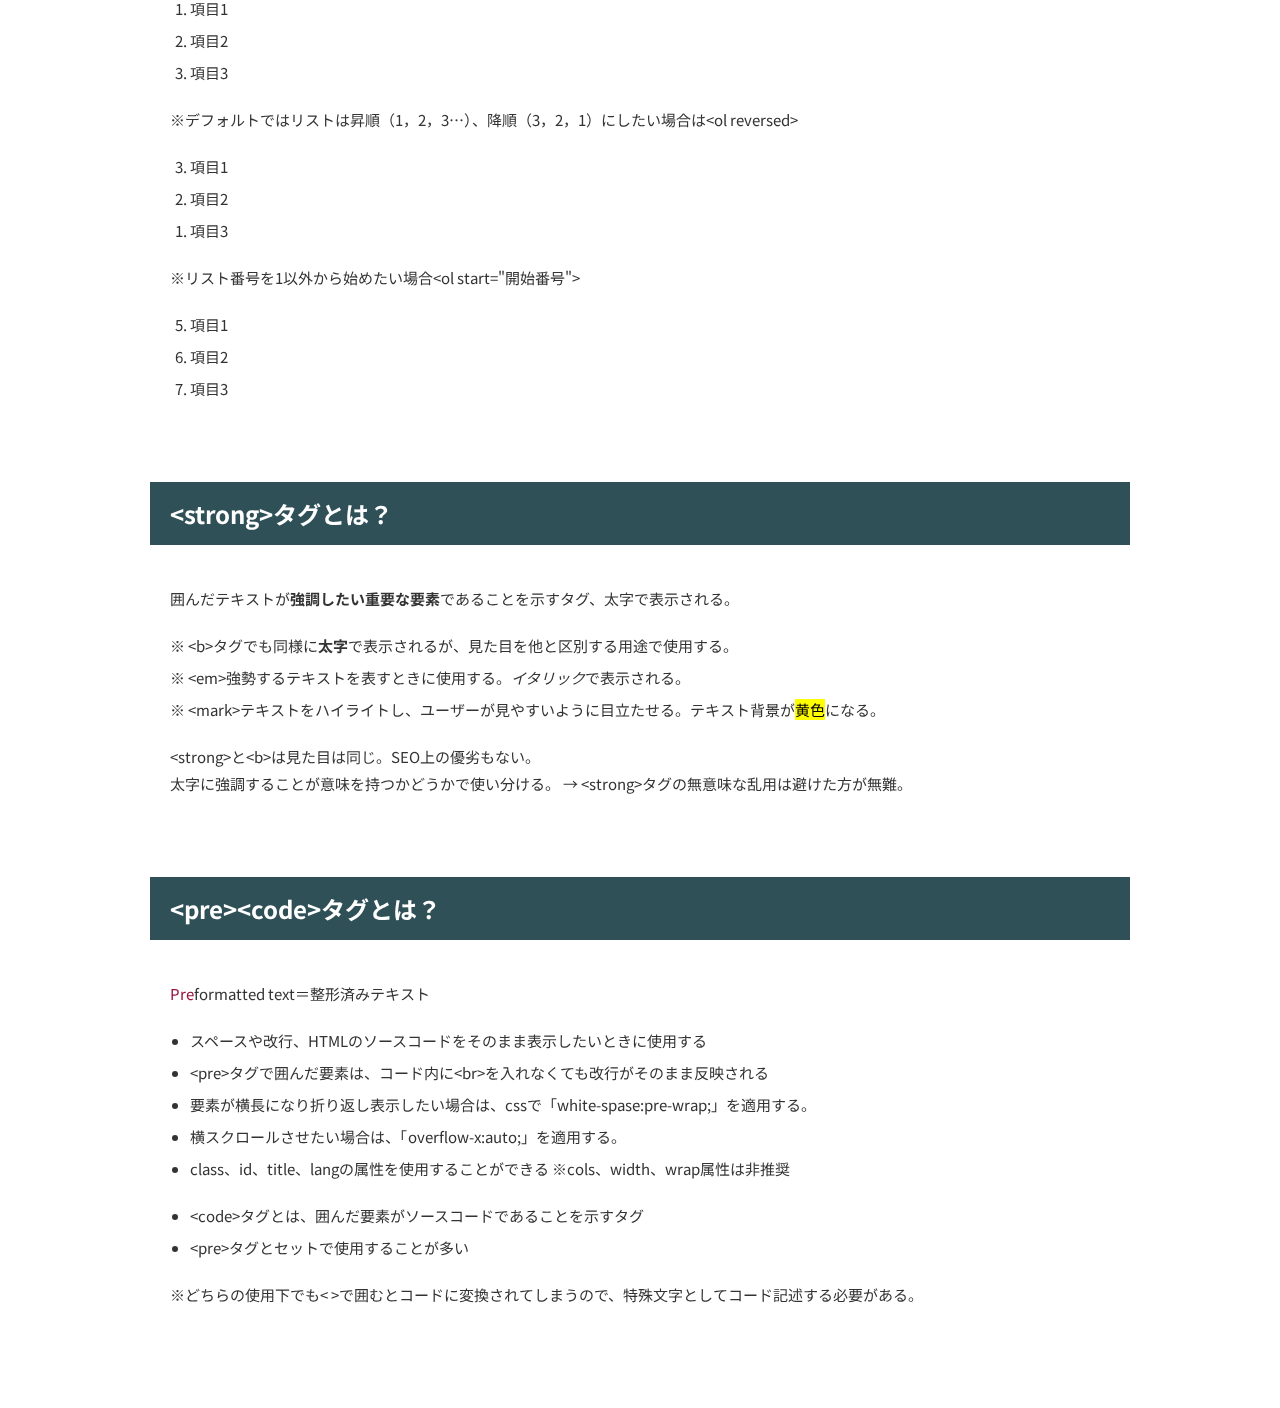
<file: 自主練_山本/coding01.html>
<!DOCTYPE html>
<html lang="ja">

<head>
    <meta charset="UTF-8">
    <meta name="viewport" content="width=device-width, initial-scale=1.0">
    <title>第一回コーディング自主練</title>
    <link rel="stylesheet" href="./css/reset.css">
    <link rel="stylesheet" href="./css/style.css">
    <link rel="stylesheet" href="./css/01style.css">
</head>

<body>
    <div class="top">
        <h1>第一回講義</h1>
        <p>
            基本的なタグの種類や使用方法について学習しました。
        </p>
    </div>
    <div class="menu">
        <ol>
            <li><a href="#01">&lt;p&gt;タグとは？</a></li>
            <li><a href="#02">&lt;ul&gt;&lt;li&gt;タグとは？</a></li>
            <li><a href="#03">&lt;dl&gt;&lt;dt&gt;&lt;dd&gt;タグとは？</a></li>
            <li><a href="#04">&lt;div&gt;タグとは？</a></li>
            <li><a href="#05">&lt;span&gt;タグとは？</a></li>
            <li><a href="#06">&lt;table&gt;&lt;tr&gt;&lt;td&gt;&lt;th&gt;タグとは？</a></li>
            <li><a href="#07">&lt;h1&gt;タグとは？</a></li>
            <li><a href="#08">&lt;h2&gt;タグとは？</a></li>
            <li><a href="#09">&lt;ol&gt;&lt;li&gt;タグとは？</a></li>
            <li><a href="#10">&lt;strong&gt;タグとは？</a></li>
            <li><a href="#11">&lt;pre&gt;&lt;code&gt;タグとは？</a></li>
        </ol>
    </div>
    <section>
        <h2 id="01">&lt;p&gt;タグとは？</h2>
        <p><span>P</span>aragragh＝段落</p>
        <ul>
            <li>&lt;p&gt;~&lt;/p&gt;で囲まれた範囲がその段落として表示される。</li>
        </ul>
        <ul class="komelist">
            <li>
                段落＝文章のまとまりを区切ったもの
            </li>
            <li>
                pタグはブロックレベル要素
            </li>
        </ul>
    </section>
    <section>
        <h2 id="02">&lt;ul&gt;&lt;li&gt;タグとは？</h2>
        <p><span>U</span>nordered <span>L</span>ist＝順序のない箇条書き</p>
        <ul>
            <li>「・～」のリストをつくることができるタグ</li>
            <li>箇条書きのリストを1つにまとめる箱をイメージするとわかりやすい。※&lt;ol&gt;も同様</li>
            <li>リストの内容は各項目ごとに&lt;li&gt;～&lt;/li&gt;で囲む。</li>
        </ul>
        <ul class="komelist">
            <li>
                &lt;li&gt;は&lt;ul&gt;もしくは&lt;ol&gt;タグ以外で直接囲むことはできない。
            </li>
            <li>
                &lt;ul&gt;&lt;ol&gt;タグの直下は必ず&lt;li&gt;でないといけない。 → 項目にリンクを貼りたい場合は&lt;li&gt;の下に&lt;a&gt;で指定する。
            </li>
        </ul>
    </section>
    <section>
        <h2 id="03">&lt;dl&gt;&lt;dt&gt;&lt;dd&gt;タグとは？</h2>
        <p>dl…<span>D</span>efinition <span>L</span>ist＝説明リスト<br>
            dt…<span>D</span>efinition <span>T</span>erm＝説明する言葉<br>
            dd…<span>D</span>efinition <span>D</span>ata＝定義文or説明文<br></p>
        <p>&lt;dl&gt;<br>
            　&lt;dt&gt;説明したいこと&lt;/dt&gt;<br>
            　&lt;dd&gt;それに関する説明&lt;/dd&gt;<br>
            &lt;/dl&gt;</p>
        <ul>
            <li>&lt;dl&gt;は&lt;ul&gt;,&lt;ol&gt;同様、リストをまとめる箱のイメージ</li>
            <li>&lt;dt&gt;の内容を&lt;dd&gt;で説明しているという関係になっていればOK</li>
            <li>&lt;dl&gt;の中に&lt;dt&gt;と&lt;dd&gt;は複数存在してもOK</li>
            <li>&lt;dt&gt;に対して&lt;dd&gt;が複数存在してもOK</li>
            <li>複数の&lt;dl&gt;を1つの&lt;dd&gt;で定義することもOK</li>
        </ul>
        <ul class="komelist">
            <li>
                定義リストとして辞書的な使い方をする場合は、&lt;dt&gt;&lt;dfn&gt;～&lt;/dfn&gt;&lt;dt&gt;で定義リストであることを強調できる。<br>
            </li>
        </ul>
        <section>
            <h3>使用例①</h3>
            <pre class="code preview"><code>
            &lt;p&gt;サービスの説明&lt;/p&gt;
            &lt;dl&gt;
              &lt;dt&gt;ホームページ制作&lt;/dt&gt;
              &lt;dd&gt;オリジナルホームページを制作します&lt;/dd&gt;
              &lt;dt&gt;Webコンサルティング&lt;/dt&gt;
              &lt;dd&gt;ホームページの集客をアドバイスします&lt;/dd&gt;
            &lt;/dl&gt;
        </code></pre>
            <p>コード反映すると以下のようになる。</p>
            <div class="codeex preview">
                <p>サービスの説明</p>
                <dl>
                    <dt>ホームページ制作</dt>
                    <dd>オリジナルホームページを制作します</dd>
                    <dt>Webコンサルティング</dt>
                    <dd>ホームページの集客をアドバイスします</dd>
                </dl>
            </div>
        </section>
        <section>
            <h3>使用例②</h3>
            <pre class="code preview"><code>
            &lt;p&gt;サービスに関するFAQ&lt;/p&gt;
            &lt;dl&gt;
              &lt;dt&gt;ホームページ制作にはどのようなサービスが含まれますか？&lt;/dt&gt;
              &lt;dd&gt;コンテンツ企画・文章作成、オリジナルWEBデザインの制作～コーディングまですべて含まれます。&lt;/dd&gt;
            &lt;/dl&gt;
        </code></pre>
            <p>コード反映すると以下のようになる。</p>
            <div class="codeex preview">
                <p>サービスに関するFAQ</p>
                <dl>
                    <dt>ホームページ制作にはどのようなサービスが含まれますか？</dt>
                    <dd>コンテンツ企画・文章作成、オリジナルWEBデザインの制作～コーディングまですべて含まれます。</dd>
                </dl>
            </div>
        </section>
        <section>
            <h3>使用例③</h3>
            <pre class="code preview"><code>
            &lt;p&gt;メタデータ&lt;/p&gt;
            &lt;dl&gt;
              &lt;dt&gt;名前&lt;/dt&gt;
              &lt;dd&gt;椎名林檎&lt;/dd&gt;
              &lt;dt&gt;職業&lt;/dt&gt;
              &lt;dd&gt;シンガーソングライター&lt;/dd&gt;
            &lt;/dl&gt;
        </code></pre>
            <p>コード反映すると以下のようになる。</p>
            <div class="codeex preview">
                <p>メタデータ</p>
                <dl>
                    <dt>名前</dt>
                    <dd>椎名林檎</dd>
                    <dt>職業</dt>
                    <dd>シンガーソングライター</dd>
                </dl>
            </div>
            <ul class="komelist">
                <li>
                    単純な項目リストの場合は&lt;ul&gt;・&lt;ol&gt;、「リスト」+「項目ごとの説明」を書く場合は&lt;dl&gt;
                </li>
                <li>
                    項目や説明が複数カテゴリになる（表のような見た目をつくる）場合は&lt;table&gt;
                </li>
            </ul>
        </section>
    </section>
    <section>
        <h2 id="04">&lt;div&gt;タグとは？</h2>
        <p><span>D</span>ivided＝分かれた、分けられた、分配された</p>
        <ul>
            <li>&lt;div&gt;そのものは特に意味を持たない</li>
            <li>囲んだ要素をひとくくりにするためのタグ</li>
        </ul>
        <p>
            ※横並びに表示したり、終わりに改行を入れたくない場合は、cssで「display:inline-block」を適用させる。
        </p>
        <p>
            見出しとそれに関する文章をまとめるなら&lt;section&gt;タグを使用する！<br>
            ex）見出しとその内容を囲む
        </p>
        <pre class="code preview"><code>
        &lt;section&gt;
          &lt;h2&gt;ブログタイトル1&lt;/h2&gt;
          &lt;p&gt;ブログタイトル1の内容&lt;/p&gt;
        &lt;/section&gt;
        &lt;section&gt;
          &lt;h2&gt;ブログタイトル2&lt;/h2&gt;
          &lt;p&gt;ブログタイトル2の内容&lt;/p&gt;
        &lt;/section&gt;
        </code></pre>
        <p>コード反映すると以下のようになる。</p>
        <div class="codeex preview">
            <section>
                <h2 class="sample">ブログタイトル1</h2>
                <p>ブログタイトル１の内容</p>
            </section>
            <section>
                <h2 class="sample">ブログタイトル2</h2>
                <p>ブログタイトル2の内容</p>
            </section>
        </div>
        <ul class="komelist">
            <li>
                &lt;section&gt;タグには必ず&lt;h&gt;タグを入れ子にする。
            </li>
            <li>
                &lt;section&gt;タグにcssを適用させたい場合は、&lt;div&gt;タグを入れ子にしてcssを適用させる。
            </li>
            <li>
                単純にひとくくりにまとめたいだけ（デザイン的な目的のみ）なら&lt;div&gt;タグでOK
            </li>
        </ul>
    </section>
    <section>
        <h2 id="05">&lt;span&gt;タグとは？</h2>
        <ul>
            <li>行の中の一部分のまとまり（インライン要素）をグルーピングするためのタグ。</li>
            <li>文章の中で一部の文字だけ色をつけたり太さや大きさを変えたい（装飾をつけたい）ときに使用する。</li>
            <li>&lt;div&gt;タグ同様、単独では意味を持たない。</li>
        </ul>
        <ul class="komelist">
            <li>&lt;span&gt;タグは囲んだ要素の前後に改行や空白は入らない。widthやheightも指定できない。（インライン要素）</li>
            <li>&lt;div&gt;タグは仕切りの役割を持つため、囲んだ要素の後に改行が入る。（ブロックレベル要素）</li>
            <li>&lt;p&gt;タグもブロックレベル要素、文末に改行＋１行分の空白が入る。</li>
        </ul>
    </section>
    <section>
        <h2 id="06">&lt;table&gt;&lt;tr&gt;&lt;td&gt;&lt;th&gt;タグとは？</h2>
        <p>
            Table＝表<br>
            tr（<span>T</span>able <span>R</span>ow）＝表の行<br>
            th（<span>T</span>able <span>H</span>eader）＝表の見出し・カテゴリー・項目名<br>
            td（<span>T</span>able <span>D</span>ata）＝表のデータ・情報
        </p>
        <p>
            &lt;thead&gt;＝一番上の行<br>
            &lt;tbody&gt;＝一番上と一番下の間にある行（複数存在OK）<br>
            &lt;thead&gt;＝一番下の行
        </p>
        <ul class="komelist">
            <li>
                枠線はデフォルトでは二重線になるため、一重線にするにはcssで「border-collapse:collapse;」を適用する。
            </li>
            <li>
                th要素はデフォルトで太字、中央寄せになっている。
            </li>
            <li>
                tr要素はデフォルトでは左寄せ。中央寄せにするにはcssで「text-align: center;」を適用する。
            </li>
        </ul>
        <section>
            <h3>使用例</h3>
            <pre class="code preview"><code>
            &lt;table&gt;
              &lt;tr&gt;
                &lt;th&gt;名前&lt;/th&gt;
                &lt;th&gt;性別&lt;/th&gt;
                &lt;th&gt;年齢&lt;/th&gt;
              &lt;/tr&gt;
              &lt;tr&gt;
                &lt;td&gt;山田&lt;/td&gt;
                &lt;td&gt;女&lt;/td&gt;
                &lt;td&gt;19&lt;/td&gt;
              &lt;/tr&gt;
              &lt;tr&gt;
                &lt;td&gt;木村&lt;/td&gt;
                &lt;td&gt;男&lt;/td&gt;
                &lt;td&gt;20&lt;/td&gt;
              &lt;/tr&gt;
            &lt;/table&gt;
        </code></pre>
            <p>コード反映すると以下のようになる。</p>
            <div class="codeex preview">
                <table>
                    <tr>
                        <th>名前</th>
                        <th>性別</th>
                        <th>年齢</th>
                    </tr>
                    <tr>
                        <td>山田</td>
                        <td>女</td>
                        <td>19</td>
                    </tr>
                    <tr>
                        <td>木村</td>
                        <td>男</td>
                        <td>20</td>
                    </tr>
                </table>
            </div>
            <p>※縦のセルを結合する場合は「rowspan="結合するセルの数"」</p>
            <pre class="code preview"><code>
            &lt;table&gt;
              &lt;tr&gt;
                &lt;th&gt;名前&lt;/th&gt;
                &lt;th&gt;性別&lt;/th&gt;
                &lt;th&gt;年齢&lt;/th&gt;
              &lt;/tr&gt;
              &lt;tr&gt;
                &lt;td&gt;山田&lt;/td&gt;
                &lt;td&gt;女&lt;/td&gt;
                &lt;td rowspan="2"&gt;19&lt;/td&gt;
              &lt;/tr&gt;
              &lt;tr&gt;
                &lt;td&gt;木村&lt;/td&gt;
                &lt;td&gt;男&lt;/td&gt;
              &lt;/tr&gt;
            &lt;/table&gt;
        </code></pre>

            <p>コード反映すると以下のようになる。</p>
            <div class="codeex preview">
                <table>
                    <tr>
                        <th>名前</th>
                        <th>性別</th>
                        <th>年齢</th>
                    </tr>
                    <tr>
                        <td>山田</td>
                        <td>女</td>
                        <td rowspan="2">19</td>
                    </tr>
                    <tr>
                        <td>木村</td>
                        <td>男</td>
                    </tr>
                </table>
            </div>
            <p>※横のセルを結合する場合は「colspan="結合するセルの数"」</p>
            <pre class="code preview"><code>
            &lt;table&gt;
              &lt;tr align="center"&gt;
                &lt;th&gt;名前&lt;/th&gt;
                &lt;th&gt;性別&lt;/th&gt;
                &lt;th&gt;年齢&lt;/th&gt;
              &lt;/tr&gt;
              &lt;tr&gt;
                &lt;td&gt;山田&lt;/td&gt;
                &lt;td&gt;女&lt;/td&gt;
                &lt;td&gt;19&lt;/td&gt;
              &lt;/tr&gt;
              &lt;tr&gt;
                &lt;td&gt;木村&lt;/td&gt;
                &lt;td colspan="2"&gt;不明&lt;/td&gt;
              &lt;/tr&gt;
            &lt;/table&gt;
        </code></pre>
            <p>コード反映すると以下のようになる。</p>
            <div class="codeex preview">
                <table>
                    <tr>
                        <th>名前</th>
                        <th>性別</th>
                        <th>年齢</th>
                    </tr>
                    <tr>
                        <td>山田</td>
                        <td>女</td>
                        <td>19</td>
                    </tr>
                    <tr>
                        <td>木村</td>
                        <td colspan="2">不明</td>
                    </tr>
                </table>
            </div>
        </section>
    </section>
    <section>
        <h2 id="07">&lt;h1&gt;タグとは？</h2>
        <p><span>H</span>eading＝見出し　※h1~h6まで存在、数字が小さいほど重要度が高い</p>
        <ul>
            <li>
                &lt;h1&gt;タグは最上位の見出しを示す、&lt;title&gt;タグの次に重要なタグ
            </li>
            <li>
                ページ内容を簡潔に表すテキストを記載するためのタグ
            </li>
            <li>
                ページ内に1つしか存在してはいけない！
            </li>
        </ul>
        <ul class="komelist">
            <li>
                hタグはブロックレベル要素。spanやimagなどインライン要素を含むこともOK
            </li>
        </ul>
        <ul class="komelist">
            <li>
                &lt;h1&gt;タグの役割はクローラーにページの内容や構造を伝えること！デザイン変更の用途で使用するのはNG
            </li>
            <li>
                &lt;h1&gt;タグにはSEO対策のキーワードを含め、簡潔に記述する（30～50文字）
            </li>
            <li>
                &lt;h1&gt;に画像を使用してもOK、その場合SEO対策として画像内容を認識させるため&lt;img src="~.jpg" alt="画像の説明"&gt;
            </li>
        </ul>
    </section>
    <section>
        <h2 id="08">&lt;h2&gt;タグとは？</h2>
        <p>&lt;h1&gt;大見出し…ページ内容やタイトル<br>
            &lt;h2&gt;中見出し…ページ内の章の見出し<br>
            &lt;h3&gt;小見出し…各章のポイントとなる見出し<br>
            &lt;h4&gt;～&lt;h6&gt;…h3の補足など</p>
        <ul class="komelist">
            <li>
                hタグにidで名前をつけて、ページ内リンクを作ることもできる。そのため、idは同じページ内に複数存在NG！<br>
                &lt;o&gt;&lt;a href="~~"&gt;見出し&lt;/a&gt;&lt;/p&gt; → &lt;h2 id="~~"&gt;見出し&lt;/h2&gt;
            </li>
        </ul>
    </section>
    <section>
        <h2 id="09">&lt;ol&gt;&lt;li&gt;タグとは？</h2>
        <p><span>O</span>rdered <span>L</span>ist＝順序のある箇条書き</p>
        <ol>
            <li>項目1</li>
            <li>項目2</li>
            <li>項目3</li>
        </ol>
        <p>※デフォルトではリストは昇順（1，2，3…）、降順（3，2，1）にしたい場合は&lt;ol reversed&gt;</p>
        <ol reversed>
            <li>項目1</li>
            <li>項目2</li>
            <li>項目3</li>
        </ol>
        <p>※リスト番号を1以外から始めたい場合&lt;ol start="開始番号"&gt;</p>
        <ol start="5">
            <li>項目1</li>
            <li>項目2</li>
            <li>項目3</li>
        </ol>
    </section>
    <section>
        <h2 id="10">&lt;strong&gt;タグとは？</h2>
        <p>囲んだテキストが<strong>強調したい重要な要素</strong>であることを示すタグ、太字で表示される。</p>
        <ul class="komelist">
            <li>
                &lt;b&gt;タグでも同様に<b>太字</b>で表示されるが、見た目を他と区別する用途で使用する。
            </li>
            <li>
                &lt;em&gt;強勢するテキストを表すときに使用する。<em>イタリック</em>で表示される。
            </li>
            <li>
                &lt;mark&gt;テキストをハイライトし、ユーザーが見やすいように目立たせる。テキスト背景が<mark>黄色</mark>になる。
            </li>
        </ul>
        <p>&lt;strong&gt;と&lt;b&gt;は見た目は同じ。SEO上の優劣もない。<br>
            太字に強調することが意味を持つかどうかで使い分ける。 → &lt;strong&gt;タグの無意味な乱用は避けた方が無難。
        </p>
    </section>
    <section>
        <h2 id="11">&lt;pre&gt;&lt;code&gt;タグとは？</h2>
        <p><span>Pre</span>formatted text＝整形済みテキスト</p>
        <ul>
            <li>
                スペースや改行、HTMLのソースコードをそのまま表示したいときに使用する
            </li>
            <li>
                &lt;pre&gt;タグで囲んだ要素は、コード内に&lt;br&gt;を入れなくても改行がそのまま反映される
            </li>
            <li>
                要素が横長になり折り返し表示したい場合は、cssで「white-spase:pre-wrap;」を適用する。
            </li>
            <li>
                横スクロールさせたい場合は、「overflow-x:auto;」を適用する。
            </li>
            <li>
                class、id、title、langの属性を使用することができる ※cols、width、wrap属性は非推奨
            </li>
        </ul>
        <ul>
            <li>
                &lt;code&gt;タグとは、囲んだ要素がソースコードであることを示すタグ
            </li>
            <li>
                &lt;pre&gt;タグとセットで使用することが多い
            </li>
        </ul>
        <p>※どちらの使用下でも&lt; &gt;で囲むとコードに変換されてしまうので、特殊文字としてコード記述する必要がある。
        </p>
    </section>
    <a href="index.html" class="btn"><img src="./images/home.png"></a>
</body>

</html>
</file>
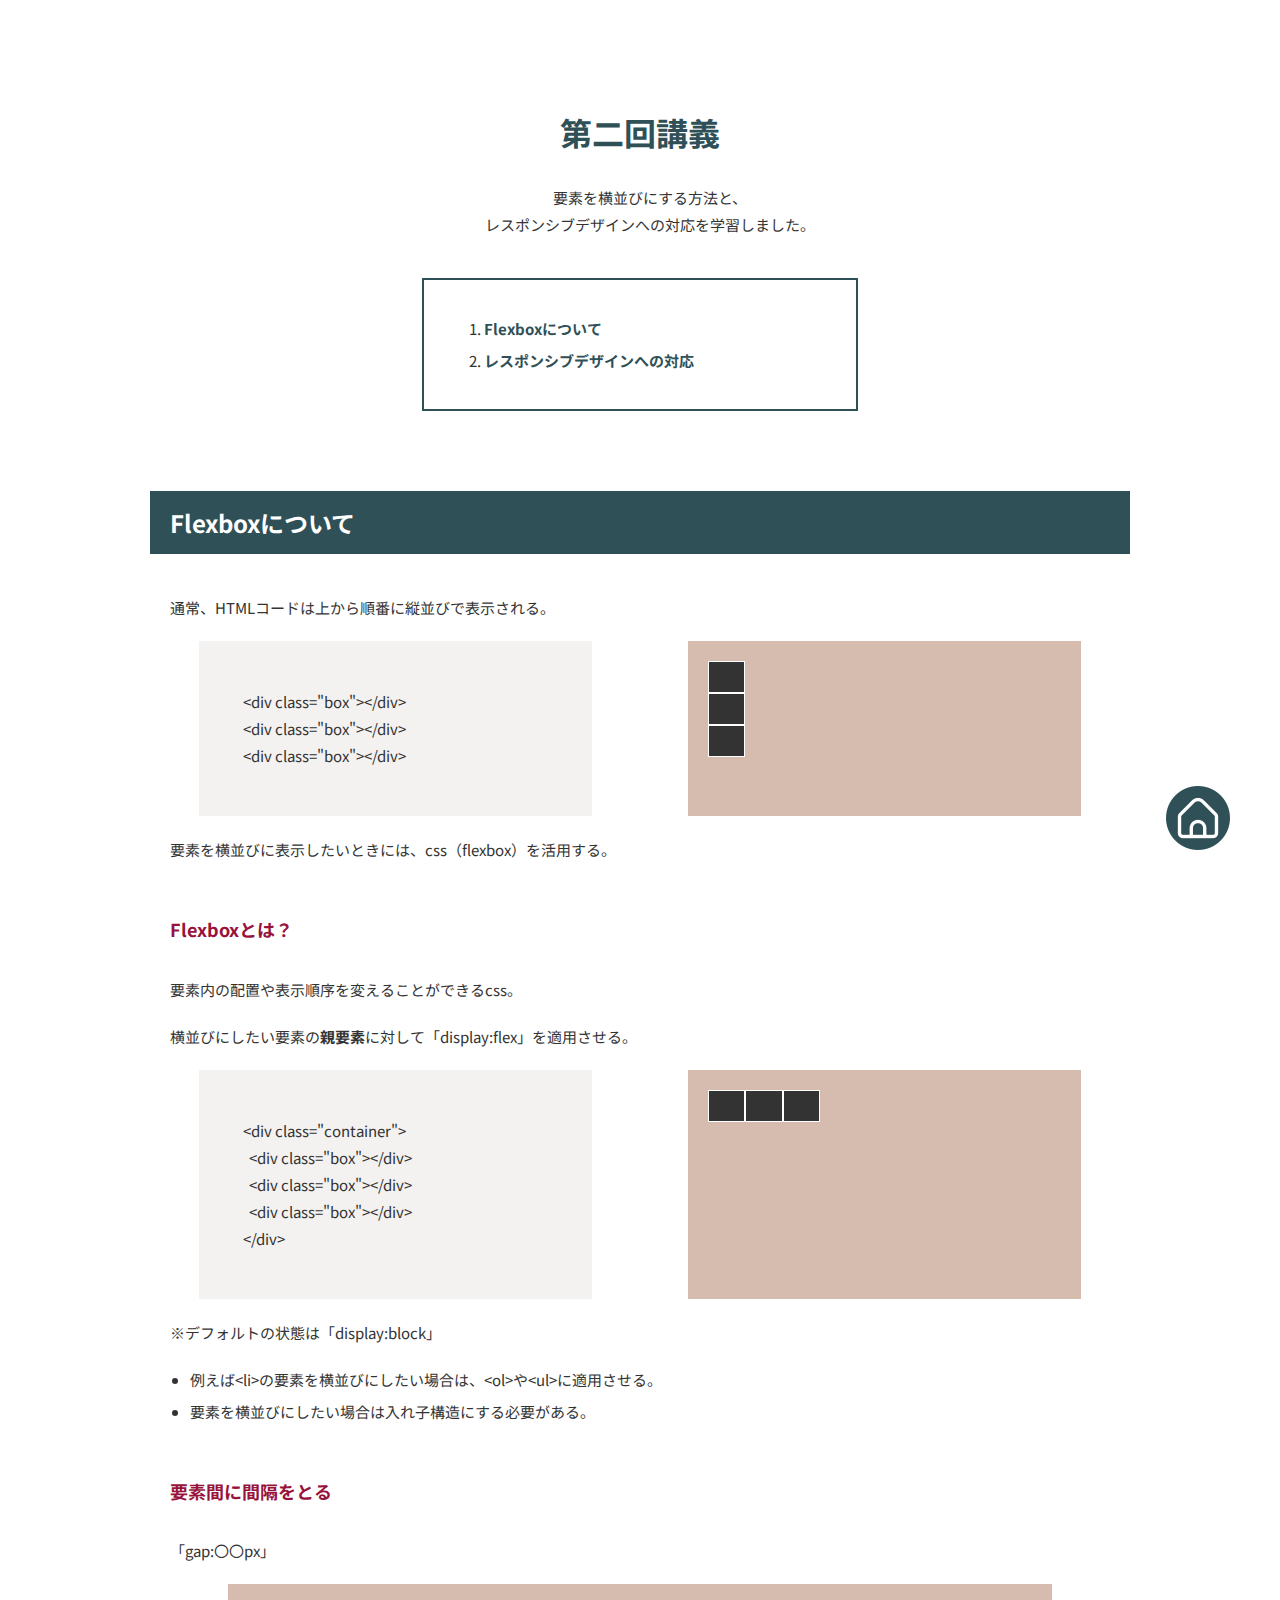
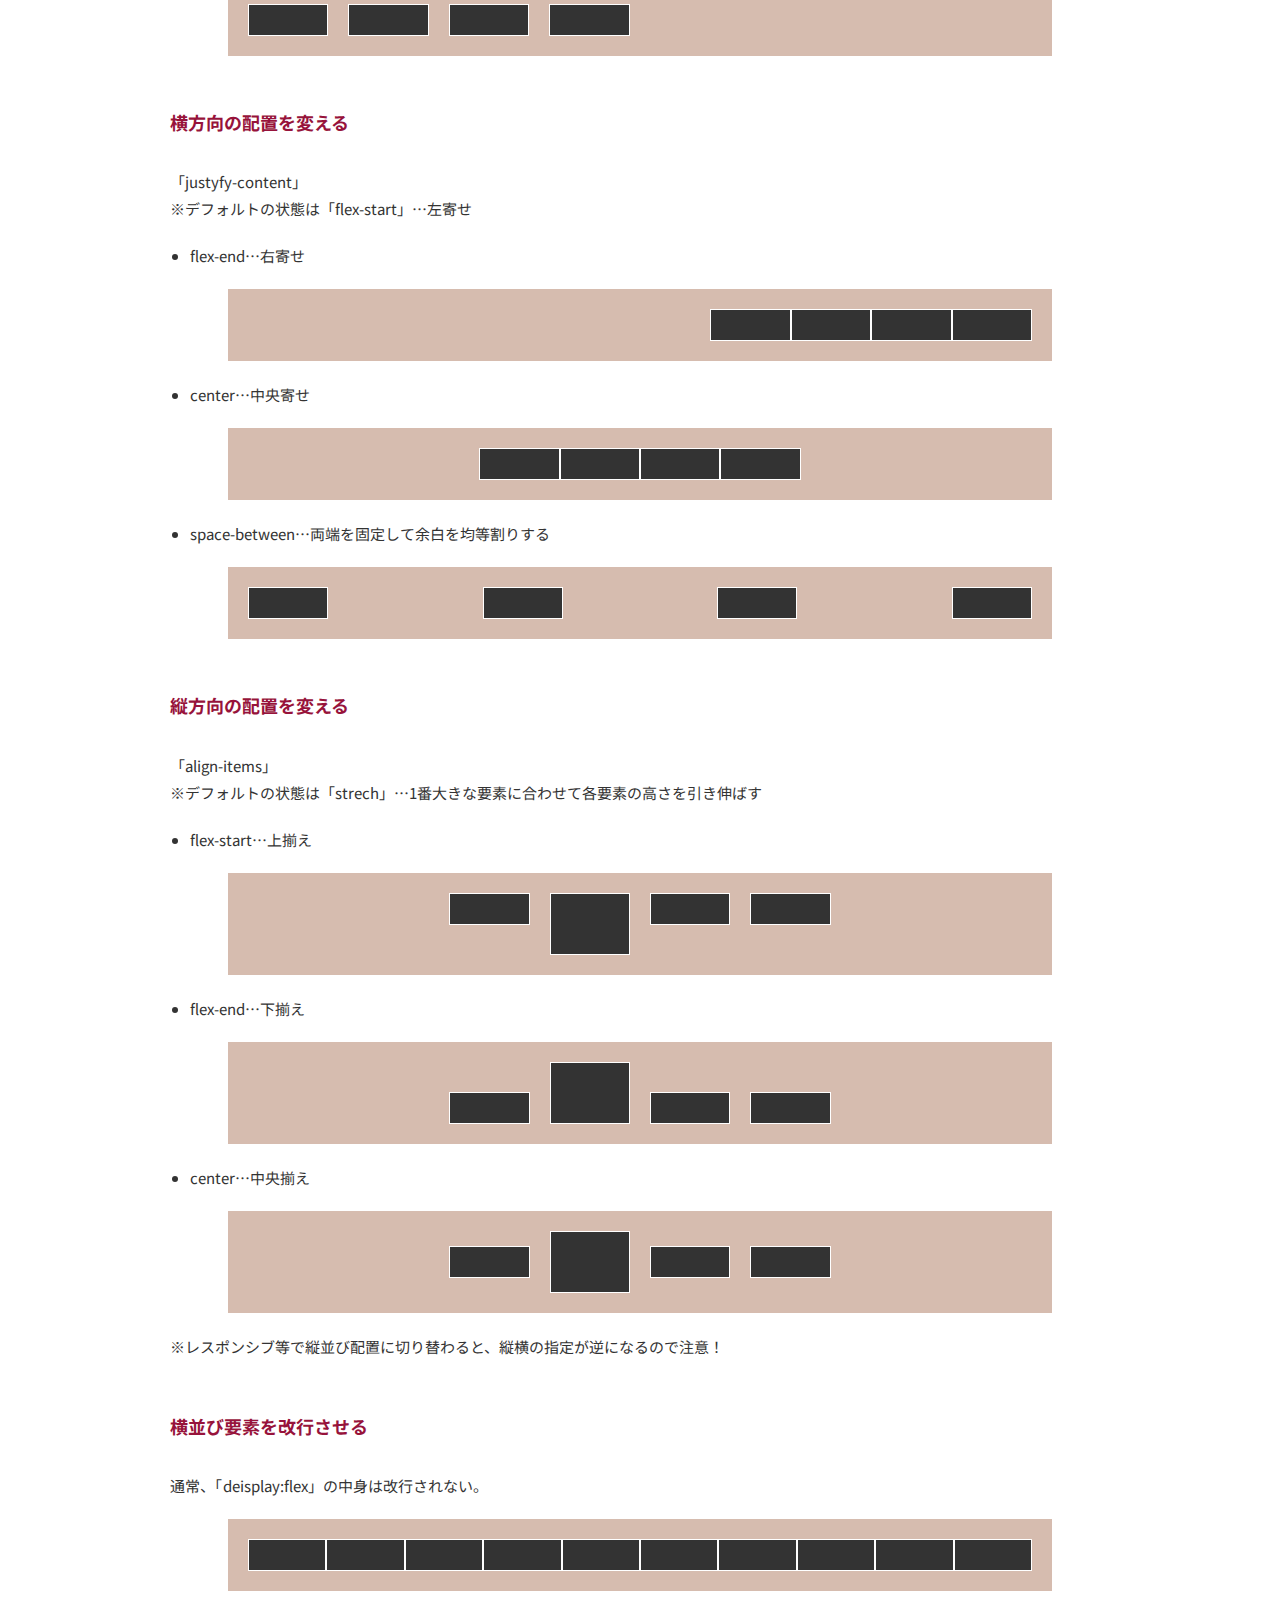
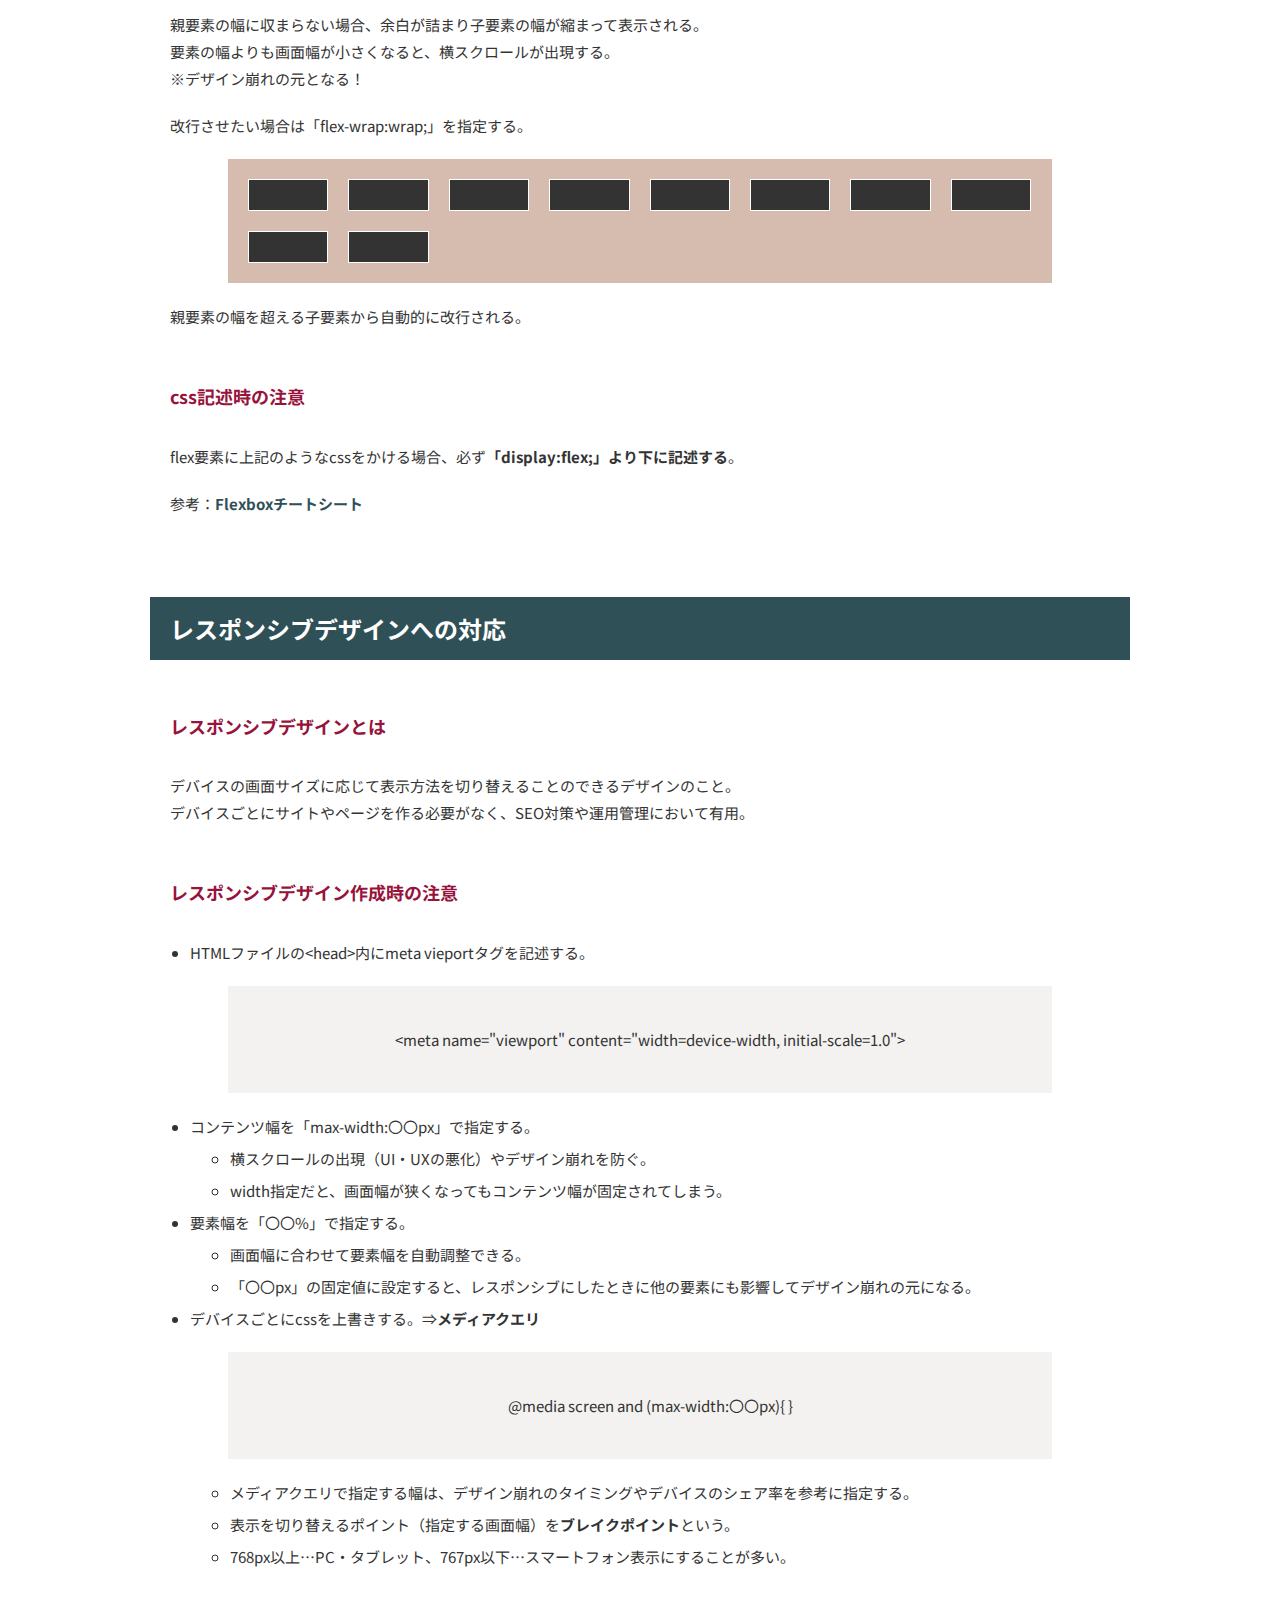
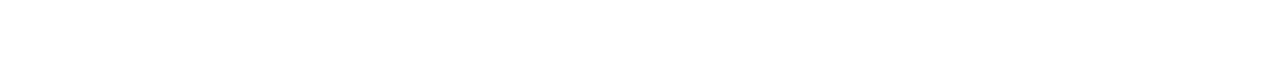
<file: 自主練_山本/coding02.html>
<!DOCTYPE html>
<html lang="ja">

<head>
    <meta charset="UTF-8">
    <meta name="viewport" content="width=device-width, initial-scale=1.0">
    <title>第二回コーディング自主練</title>
    <link rel="stylesheet" href="./css/reset.css">
    <link rel="stylesheet" href="./css/style.css">
    <link rel="stylesheet" href="./css/02style.css">
</head>

<body>
    <div class="top">
        <h1>第二回講義</h1>
        <p>
            要素を横並びにする方法と、<br>
            レスポンシブデザインへの対応を学習しました。
        </p>
    </div>
    <div class="menu">
        <ol>
            <li><a href="#01">Flexboxについて</a></li>
            <li><a href="#02">レスポンシブデザインへの対応</a></li>
        </ol>
    </div>
    <section>
        <h2 id="01">Flexboxについて</h2>
        <p>通常、HTMLコードは上から順番に縦並びで表示される。</p>
        <div class="sample">
            <pre class="code preview"><code>
        &lt;div class="box"&gt;&lt;/div&gt;
        &lt;div class="box"&gt;&lt;/div&gt;
        &lt;div class="box"&gt;&lt;/div&gt;
    </code></pre>
            <div class="codeex preview">
                <div></div>
                <div></div>
                <div></div>
            </div>
        </div>
        <p>要素を横並びに表示したいときには、css（flexbox）を活用する。</p>
        <section>
            <h3>Flexboxとは？</h3>
            <p>要素内の配置や表示順序を変えることができるcss。</p>
            <p>横並びにしたい要素の<b>親要素</b>に対して「display:flex」を適用させる。</p>
            <div class="sample">
                <pre class="code preview"><code>
        &lt;div class="container"&gt;
          &lt;div class="box"&gt;&lt;/div&gt;
          &lt;div class="box"&gt;&lt;/div&gt;
          &lt;div class="box"&gt;&lt;/div&gt;
        &lt;/div&gt;
    </code></pre>
                <div class="flex preview">
                    <div></div>
                    <div></div>
                    <div></div>
                </div>
            </div>
            <p>※デフォルトの状態は「display:block」</p>
            <ul>
                <li>
                    例えば&lt;li&gt;の要素を横並びにしたい場合は、&lt;ol&gt;や&lt;ul&gt;に適用させる。
                </li>
                <li>
                    要素を横並びにしたい場合は入れ子構造にする必要がある。
                </li>
            </ul>
        </section>
        <section>
            <h3>要素間に間隔をとる</h3>
            <p>「gap:〇〇px」</p>
            <div class="gap previewfull">
                <div></div>
                <div></div>
                <div></div>
                <div></div>
            </div>
        </section>
        <section>
            <h3>横方向の配置を変える</h3>
            <p>「justyfy-content」<br>
                ※デフォルトの状態は「flex-start」…左寄せ</p>
            <ul>
                <li>flex-end…右寄せ</li>
            </ul>
            <div class="migiyose previewfull">
                <div></div>
                <div></div>
                <div></div>
                <div></div>
            </div>
            <ul>
                <li>center…中央寄せ</li>
            </ul>
            <div class="center previewfull">
                <div></div>
                <div></div>
                <div></div>
                <div></div>
            </div>
            <ul>
                <li>space-between…両端を固定して余白を均等割りする</li>
            </ul>
            <div class="between previewfull">
                <div></div>
                <div></div>
                <div></div>
                <div></div>
            </div>
        </section>
        <section>
            <h3>縦方向の配置を変える</h3>
            <p>「align-items」<br>
                ※デフォルトの状態は「strech」…1番大きな要素に合わせて各要素の高さを引き伸ばす</p>
            <ul>
                <li>flex-start…上揃え</li>
            </ul>
            <div class="ue previewfull">
                <div class="big"></div>
                <div></div>
                <div></div>
                <div></div>
            </div>
            <ul>
                <li>flex-end…下揃え</li>
            </ul>
            <div class="shita previewfull">
                <div class="big"></div>
                <div></div>
                <div></div>
                <div></div>
            </div>
            <ul>
                <li>center…中央揃え</li>
            </ul>
            <div class="chuou previewfull">
                <div class="big"></div>
                <div></div>
                <div></div>
                <div></div>
            </div>
            <p>※レスポンシブ等で縦並び配置に切り替わると、縦横の指定が逆になるので注意！</p>
        </section>
        <section>
            <h3>横並び要素を改行させる</h3>
            <p>通常、「deisplay:flex」の中身は改行されない。</p>
            <div class="previewfull">
                <div></div>
                <div></div>
                <div></div>
                <div></div>
                <div></div>
                <div></div>
                <div></div>
                <div></div>
                <div></div>
                <div></div>
            </div>
            <p>親要素の幅に収まらない場合、余白が詰まり子要素の幅が縮まって表示される。<br>
                要素の幅よりも画面幅が小さくなると、横スクロールが出現する。<br>
                ※デザイン崩れの元となる！</p>
            <p>改行させたい場合は「flex-wrap:wrap;」を指定する。</p>
            <div class="wrap previewfull">
                <div></div>
                <div></div>
                <div></div>
                <div></div>
                <div></div>
                <div></div>
                <div></div>
                <div></div>
                <div></div>
                <div></div>
            </div>
            <p>親要素の幅を超える子要素から自動的に改行される。</p>
        </section>
        <section>
            <h3>css記述時の注意</h3>
            <p>flex要素に上記のようなcssをかける場合、必ず<b>「display:flex;」より下に記述する</b>。</p>
            <p>参考：<a href="https://www.webcreatorbox.com/tech/css-flexbox-cheat-sheet" target="_blank"
                    rel="noopener noreferrer">Flexboxチートシート</a></p>
        </section>
    </section>
    <section>
        <h2 id="02">レスポンシブデザインへの対応</h2>
        <h3>レスポンシブデザインとは</h3>
        <p>デバイスの画面サイズに応じて表示方法を切り替えることのできるデザインのこと。<br>
            デバイスごとにサイトやページを作る必要がなく、SEO対策や運用管理において有用。</p>
        <section>
            <h3>レスポンシブデザイン作成時の注意</h3>
            <ul>
                <li>HTMLファイルの&lt;head&gt;内にmeta vieportタグを記述する。</li>
            </ul>
            <div class="sucription">
                <p>&lt;meta name="viewport" content="width=device-width, initial-scale=1.0"&gt;</p>
            </div>
            <ul>
                <li>コンテンツ幅を「max-width:〇〇px」で指定する。</li>
                <li class="sub">横スクロールの出現（UI・UXの悪化）やデザイン崩れを防ぐ。</li>
                <li class="sub">width指定だと、画面幅が狭くなってもコンテンツ幅が固定されてしまう。</li>
                <li>要素幅を「〇〇%」で指定する。</li>
                <li class="sub">画面幅に合わせて要素幅を自動調整できる。</li>
                <li class="sub">「〇〇px」の固定値に設定すると、レスポンシブにしたときに他の要素にも影響してデザイン崩れの元になる。</li>
                <li>デバイスごとにcssを上書きする。⇒<b>メディアクエリ</b></li>
            </ul>
            <div class="sucription">
                <p>@media screen and (max-width:〇〇px){ }</p>
            </div>
            <ul>
                <li class="sub">メディアクエリで指定する幅は、デザイン崩れのタイミングやデバイスのシェア率を参考に指定する。</li>
                <li class="sub">表示を切り替えるポイント（指定する画面幅）を<b>ブレイクポイント</b>という。</li>
                <li class="sub">768px以上…PC・タブレット、767px以下…スマートフォン表示にすることが多い。</li>
            </ul>
        </section>
    </section>
    <a href="index.html" class="btn"><img src="./images/home.png"></a>

</body>

</html>
</file>
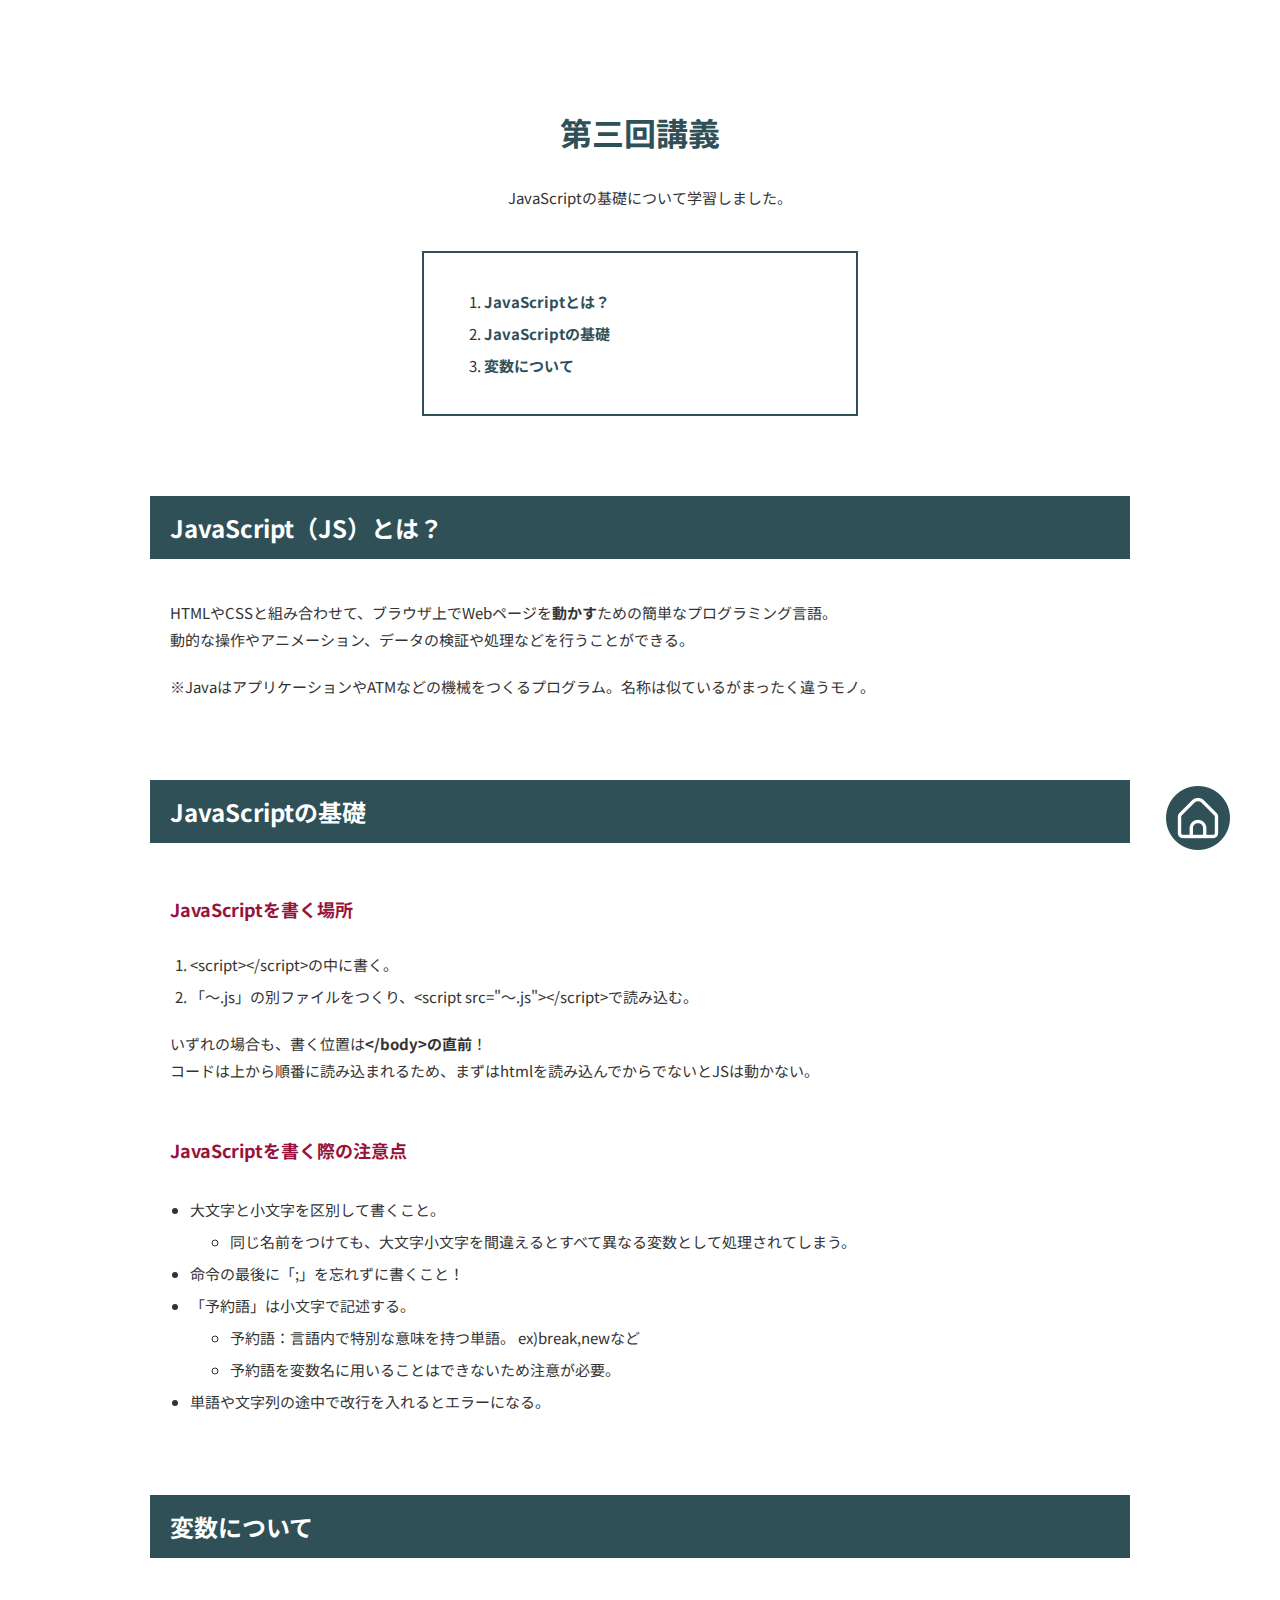
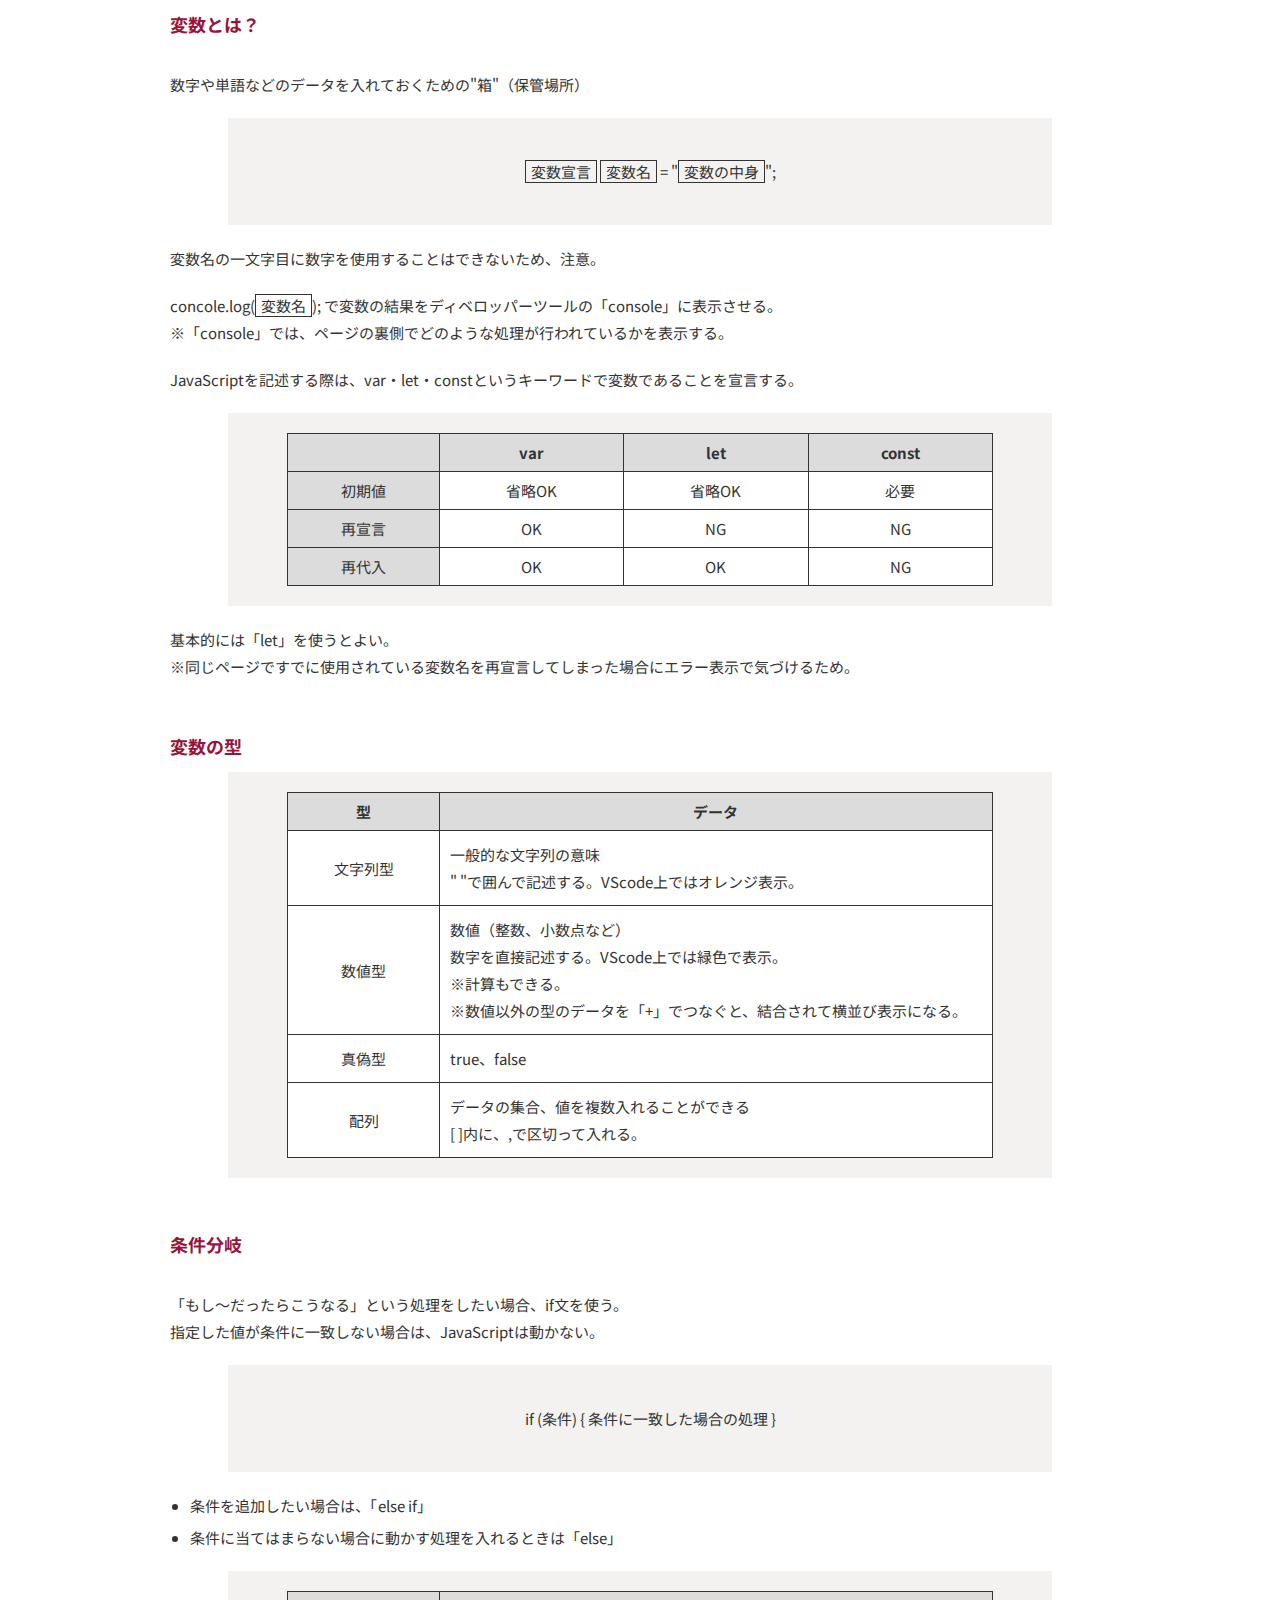
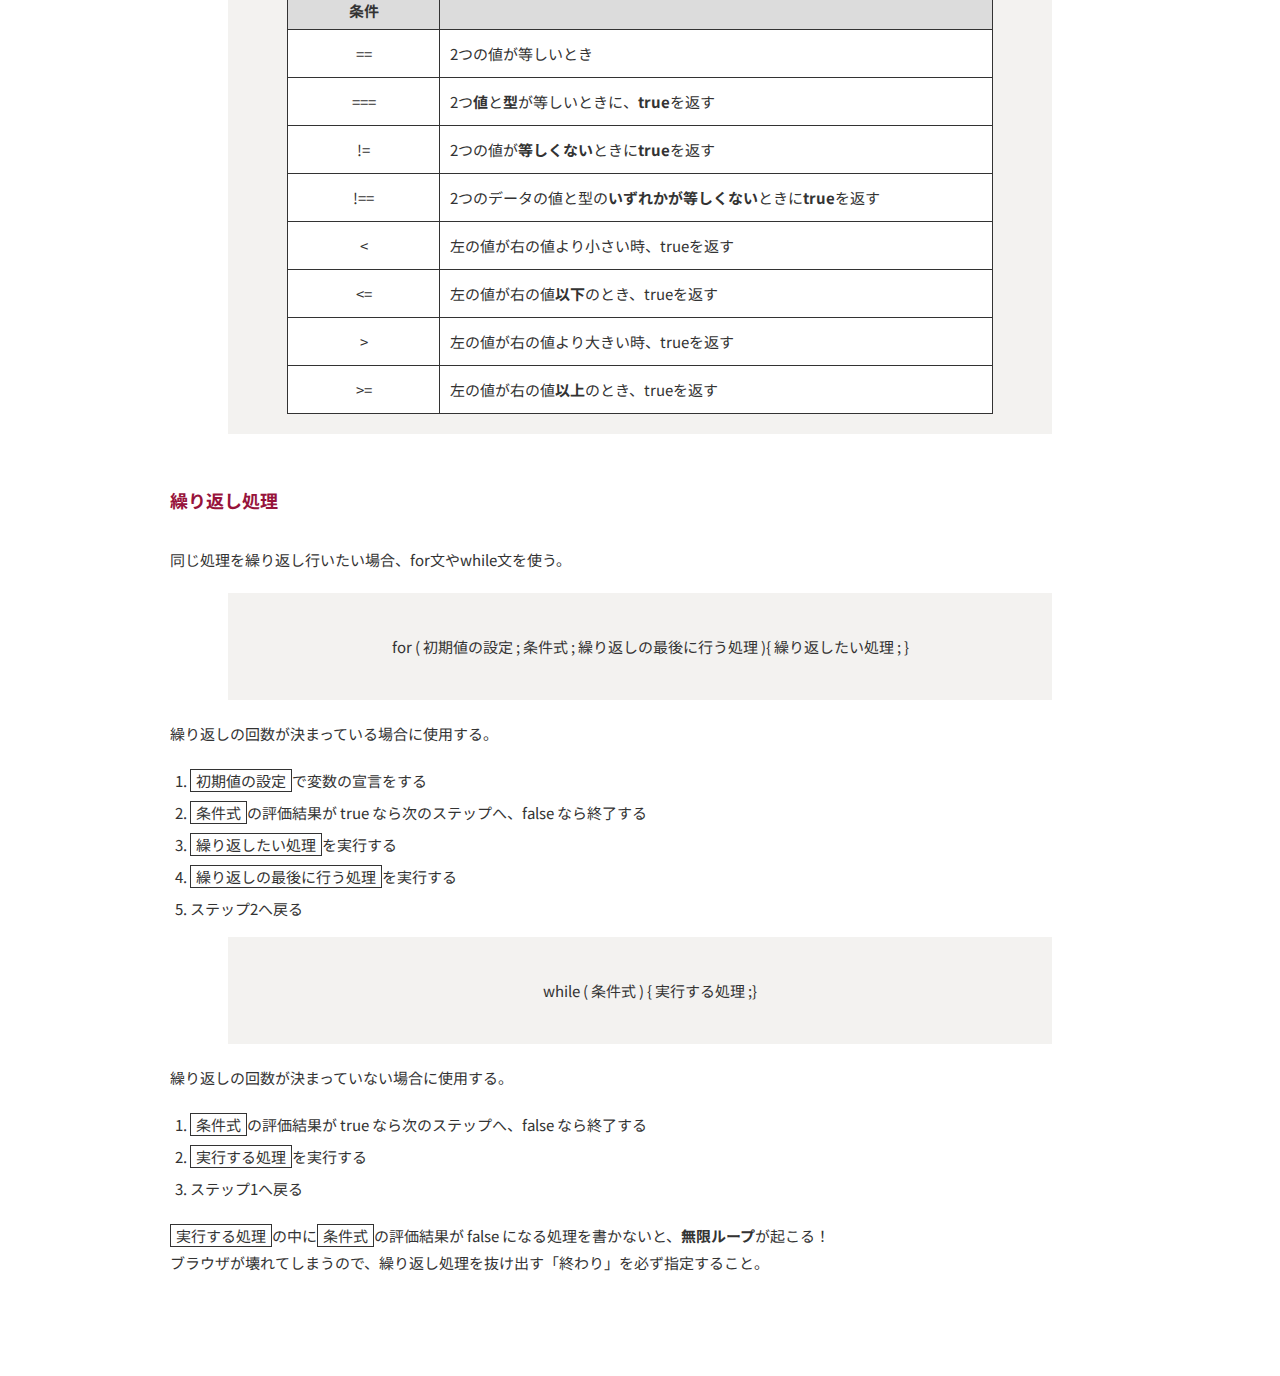
<file: 自主練_山本/coding03.html>
<!DOCTYPE html>
<html lang="ja">

<head>
    <meta charset="UTF-8">
    <meta name="viewport" content="width=device-width, initial-scale=1.0">
    <title>第三回コーディング自主練</title>
    <link rel="stylesheet" href="./css/reset.css">
    <link rel="stylesheet" href="./css/style.css">
    <link rel="stylesheet" href="./css/03style.css">
</head>

<body>

    <div class="top">
        <h1>第三回講義</h1>
        <p>
            JavaScriptの基礎について学習しました。
        </p>
    </div>
    <div class="menu">
        <ol>
            <li><a href="#01">JavaScriptとは？</a></li>
            <li><a href="#02">JavaScriptの基礎</a></li>
            <li><a href="#03">変数について</a></li>
        </ol>
    </div>
    <section>
        <h2 id="01">JavaScript（JS）とは？</h2>
        <p>HTMLやCSSと組み合わせて、ブラウザ上でWebページを<b>動かす</b>ための簡単なプログラミング言語。<br>
            動的な操作やアニメーション、データの検証や処理などを行うことができる。</p>
        <p>※JavaはアプリケーションやATMなどの機械をつくるプログラム。名称は似ているがまったく違うモノ。</p>
    </section>
    <section>
        <h2 id="02">JavaScriptの基礎</h2>
        <section>
            <h3>JavaScriptを書く場所</h3>
            <ol>
                <li>&lt;script&gt;&lt;/script&gt;の中に書く。</li>
                <li>「～.js」の別ファイルをつくり、&lt;script src="～.js"&gt;&lt;/script&gt;で読み込む。</li>
            </ol>
            <p>いずれの場合も、書く位置は<b>&lt;/body&gt;の直前</b>！<br>
                コードは上から順番に読み込まれるため、まずはhtmlを読み込んでからでないとJSは動かない。</p>
        </section>
        <section>
            <h3>JavaScriptを書く際の注意点</h3>
            <ul>
                <li>大文字と小文字を区別して書くこと。</li>
                <li class="sub">同じ名前をつけても、大文字小文字を間違えるとすべて異なる変数として処理されてしまう。</li>
                <li>命令の最後に「;」を忘れずに書くこと！</li>
                <li>「予約語」は小文字で記述する。</li>
                <li class="sub">予約語：言語内で特別な意味を持つ単語。 ex)break,newなど</li>
                <li class="sub">予約語を変数名に用いることはできないため注意が必要。</li>
                <li>単語や文字列の途中で改行を入れるとエラーになる。</li>
            </ul>
        </section>
    </section>
    <section>
        <h2 id="03">変数について</h2>
        <section>
            <h3>変数とは？</h3>
            <p>数字や単語などのデータを入れておくための"箱"（保管場所）</p>
            <div class="preview">
                <p><span>変数宣言</span> <span>変数名</span> = "<span>変数の中身</span>";</p>
            </div>
            <p>変数名の一文字目に数字を使用することはできないため、注意。</p>
            <p>concole.log(<span>変数名</span>); で変数の結果をディベロッパーツールの「console」に表示させる。<br>
                ※「console」では、ページの裏側でどのような処理が行われているかを表示する。</p>
            <p>JavaScriptを記述する際は、var・let・constというキーワードで変数であることを宣言する。</p>
            <div class="preview">
                <table>
                    <tr>
                        <th class="sel"></th>
                        <th>var</th>
                        <th>let</th>
                        <th>const</th>
                    </tr>
                    <tr>
                        <td class="sel">初期値</td>
                        <td>省略OK</td>
                        <td>省略OK</td>
                        <td>必要</td>
                    </tr>
                    <tr>
                        <td class="sel">再宣言</td>
                        <td>OK</td>
                        <td>NG</td>
                        <td>NG</td>
                    </tr>
                    <tr>
                        <td class="sel">再代入</td>
                        <td>OK</td>
                        <td>OK</td>
                        <td>NG</td>
                    </tr>
                </table>
            </div>
            <p>基本的には「let」を使うとよい。<br>
                ※同じページですでに使用されている変数名を再宣言してしまった場合にエラー表示で気づけるため。</p>
        </section>
        <section>
            <h3>変数の型</h3>
            <div class="preview">
                <table>
                    <tr>
                        <th class="kata">型</th>
                        <th>データ</th>
                    </tr>
                    <tr>
                        <td class="kata">文字列型</td>
                        <td class="data">一般的な文字列の意味<br>
                            " "で囲んで記述する。VScode上ではオレンジ表示。</td>
                    </tr>
                    <tr>
                        <td class="kata">数値型</td>
                        <td class="data">数値（整数、小数点など）<br>
                            数字を直接記述する。VScode上では緑色で表示。<br>
                            ※計算もできる。<br>
                            ※数値以外の型のデータを「+」でつなぐと、結合されて横並び表示になる。</td>
                    </tr>
                    <tr>
                        <td class="kata">真偽型</td>
                        <td class="data">true、false</td>
                    </tr>
                    <tr>
                        <td class="kata">配列</td>
                        <td class="data">データの集合、値を複数入れることができる<br>
                            [ ]内に、,で区切って入れる。</td>
                    </tr>
                </table>
            </div>
        </section>
        <section>
            <h3>条件分岐</h3>
            <p>「もし～だったらこうなる」という処理をしたい場合、if文を使う。<br>
                指定した値が条件に一致しない場合は、JavaScriptは動かない。</p>
            <div class="preview">
                <p>if (条件) { 条件に一致した場合の処理 }</p>
            </div>
            <ul>
                <li>条件を追加したい場合は、「else if」</li>
                <li>条件に当てはまらない場合に動かす処理を入れるときは「else」</li>
            </ul>
            <div class="preview">
                <table>
                    <tr>
                        <th class="kata">条件</th>
                        <th></th>
                    </tr>
                    <tr>
                        <td class="kata">==</td>
                        <td class="data">2つの値が等しいとき</td>
                    </tr>
                    <tr>
                        <td class="kata">===</td>
                        <td class="data">2つ<b>値</b>と<b>型</b>が等しいときに、<b>true</b>を返す</td>
                    </tr>
                    <tr>
                        <td class="kata">!=</td>
                        <td class="data">2つの値が<b>等しくない</b>ときに<b>true</b>を返す</td>
                    </tr>
                    <tr>
                        <td class="kata">!==</td>
                        <td class="data">2つのデータの値と型の<b>いずれかが等しくない</b>ときに<b>true</b>を返す</td>
                    </tr>
                    <tr>
                        <td class="kata">&lt;</td>
                        <td class="data">左の値が右の値より小さい時、trueを返す</td>
                    </tr>
                    <tr>
                        <td class="kata">&lt;=</td>
                        <td class="data">左の値が右の値<b>以下</b>のとき、trueを返す</td>
                    </tr>
                    <tr>
                        <td class="kata">&gt;</td>
                        <td class="data">左の値が右の値より大きい時、trueを返す</td>
                    </tr>
                    <tr>
                        <td class="kata">&gt;=</td>
                        <td class="data">左の値が右の値<b>以上</b>のとき、trueを返す</td>
                    </tr>
                </table>
            </div>
        </section>
        <section>
            <h3>繰り返し処理</h3>
            <p>同じ処理を繰り返し行いたい場合、for文やwhile文を使う。</p>
            <div class="preview">
                <p>for ( 初期値の設定 ; 条件式 ; 繰り返しの最後に行う処理 ){ 繰り返したい処理 ; }
                </p>
            </div>
            <p>繰り返しの回数が決まっている場合に使用する。</p>
            <ol>
                <li><span>初期値の設定</span>で変数の宣言をする</li>
                <li><span>条件式</span>の評価結果が true なら次のステップへ、false なら終了する</li>
                <li><span>繰り返したい処理</span>を実行する</li>
                <li><span>繰り返しの最後に行う処理</span>を実行する</li>
                <li>ステップ2へ戻る</li>
            </ol>
            <div class="preview">
                <p>while ( 条件式 ) { 実行する処理 ;}</p>
            </div>
            <p>繰り返しの回数が決まっていない場合に使用する。</p>
            <ol>
                <li><span>条件式</span>の評価結果が true なら次のステップへ、false なら終了する</li>
                <li><span>実行する処理</span>を実行する</li>
                <li>ステップ1へ戻る</li>
            </ol>
            <p><span>実行する処理</span>の中に<span>条件式</span>の評価結果が false になる処理を書かないと、<b>無限ループ</b>が起こる！<br>
                ブラウザが壊れてしまうので、繰り返し処理を抜け出す「終わり」を必ず指定すること。</p>
        </section>
    </section>
    <a href="index.html" class="btn"><img src="./images/home.png"></a>
</body>

</html>
</file>
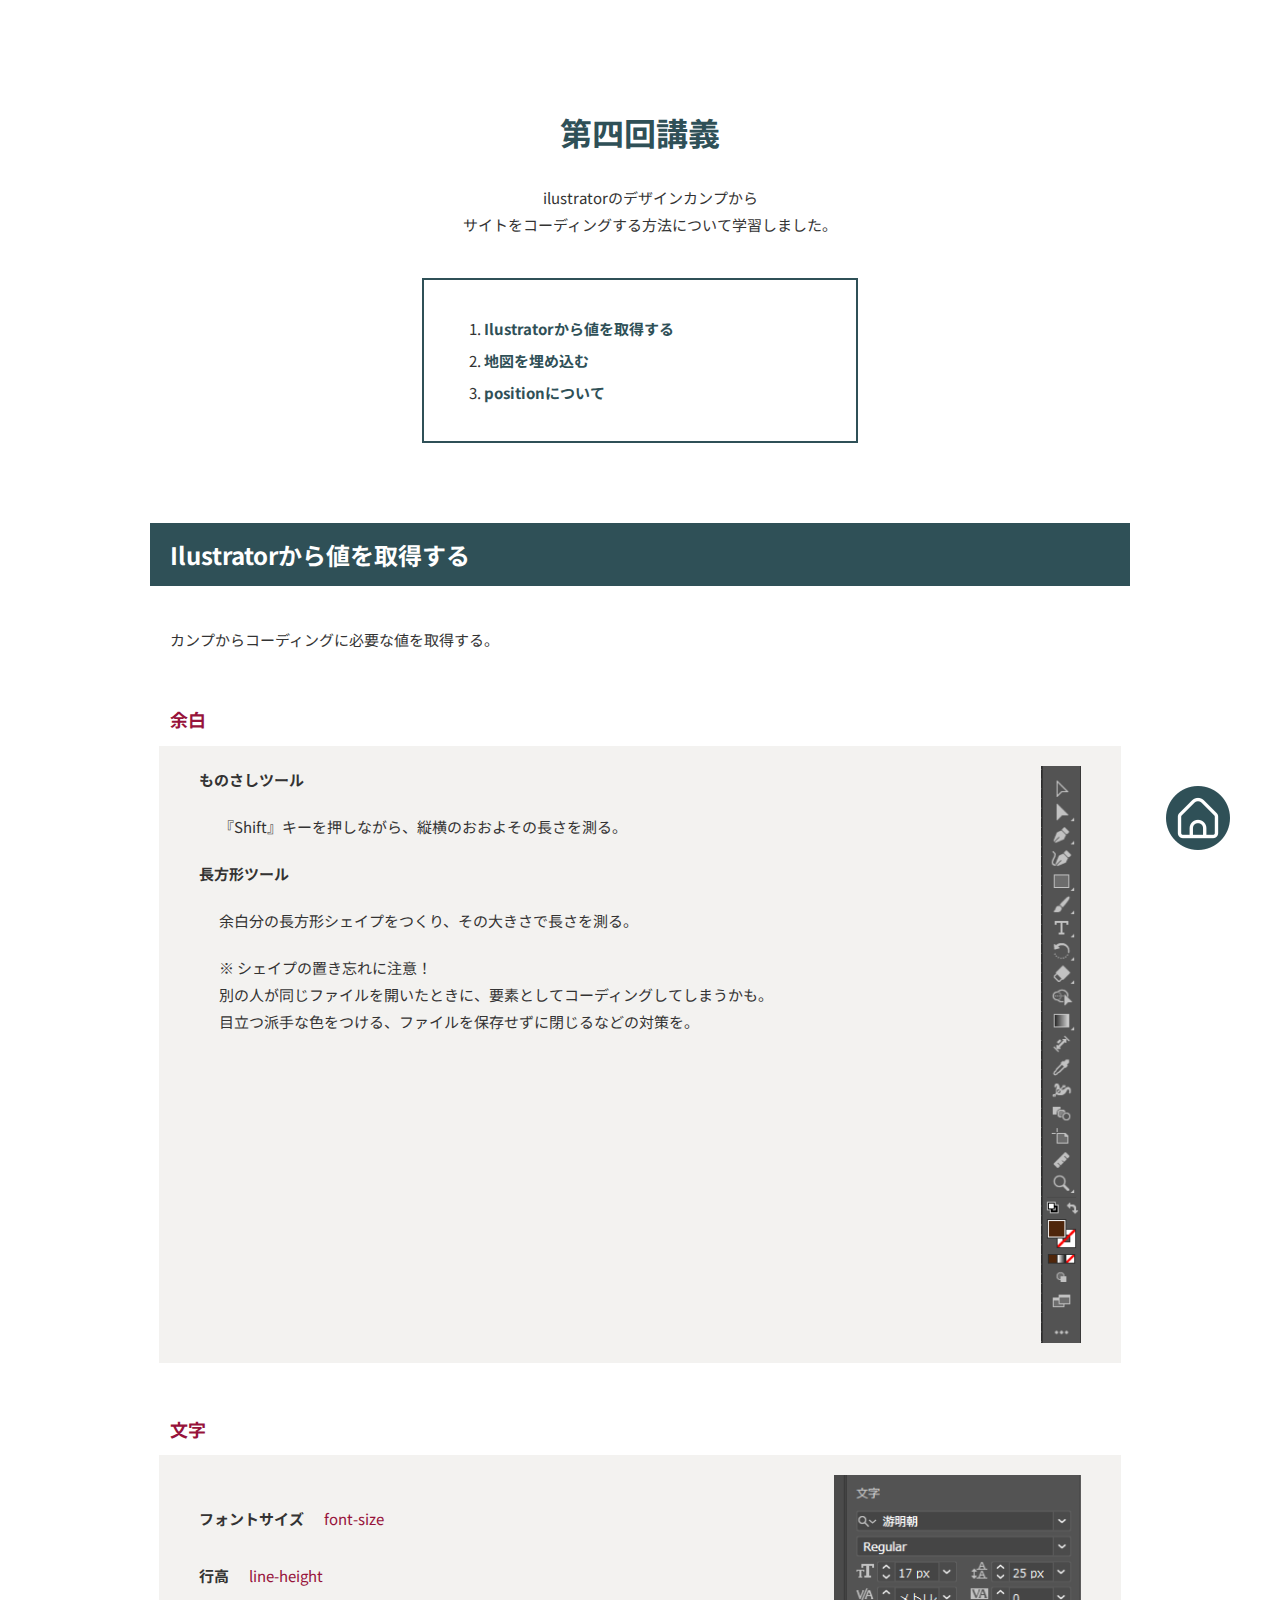
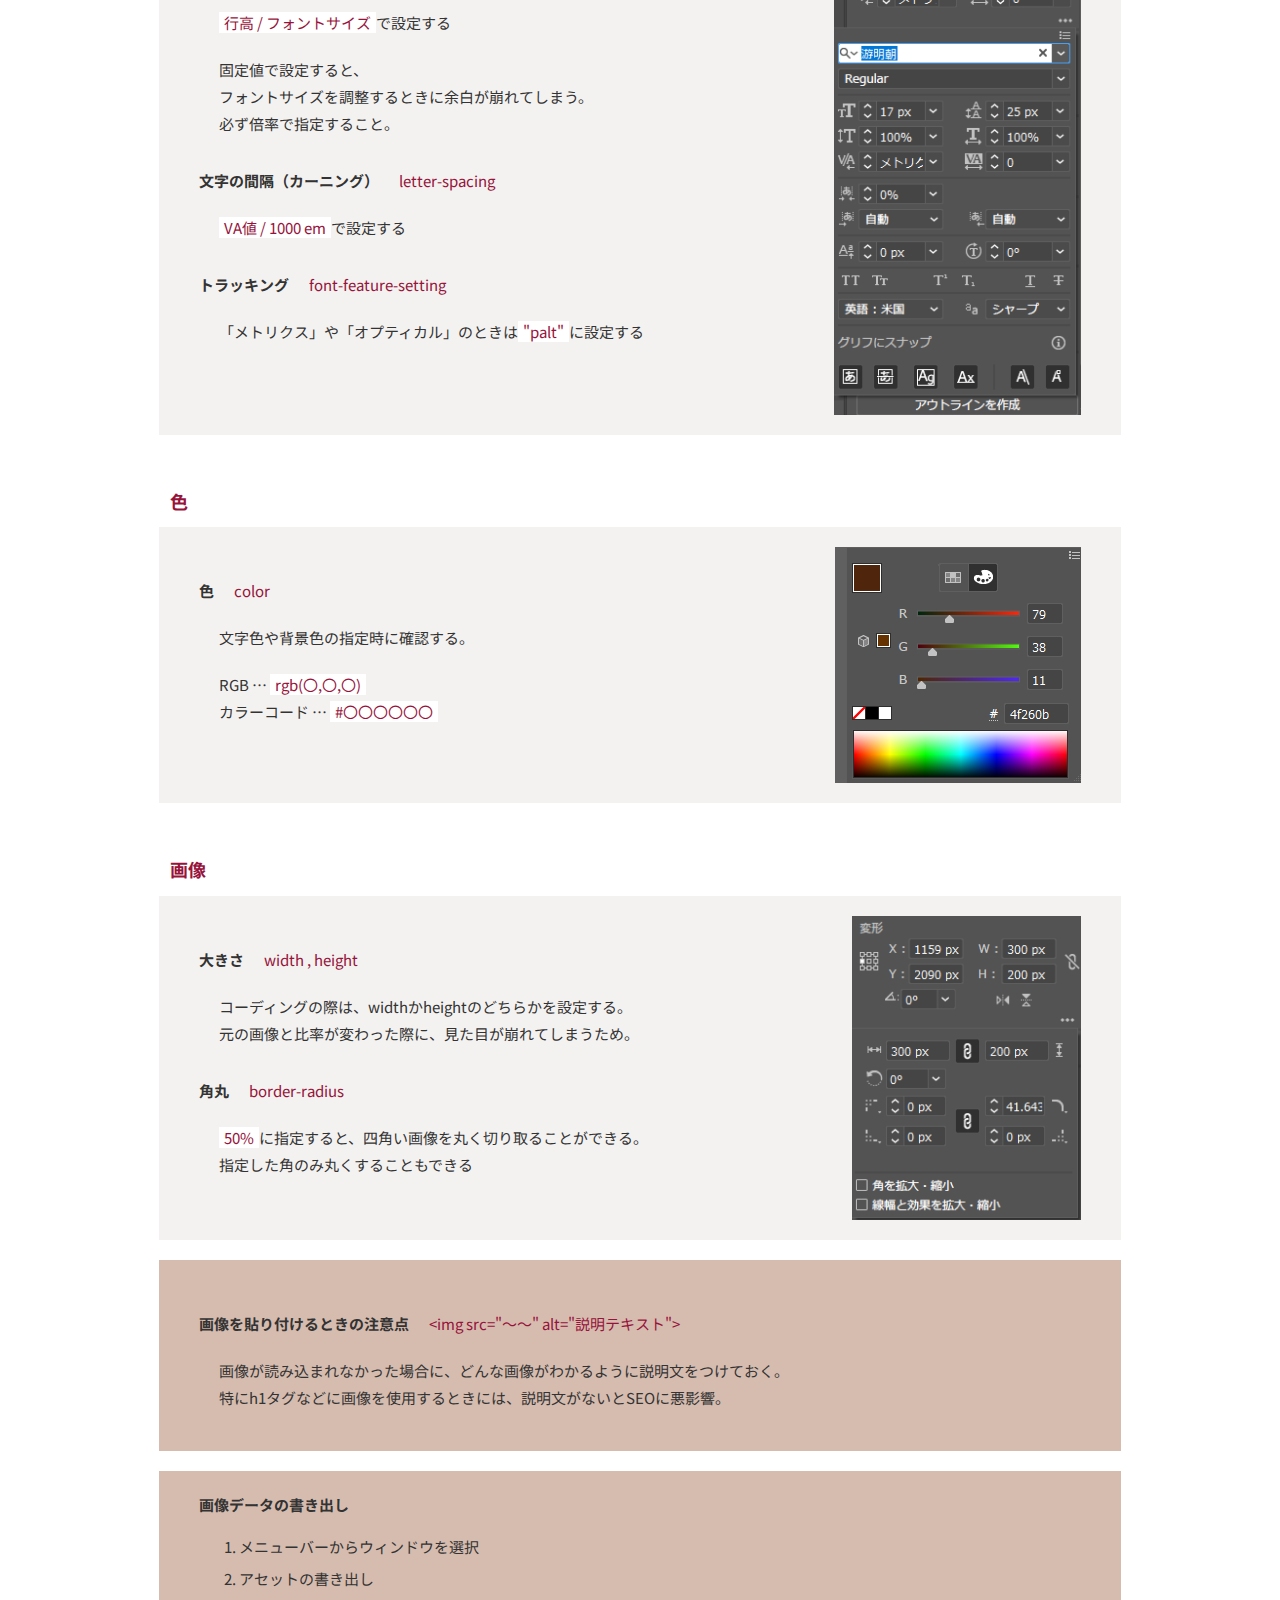
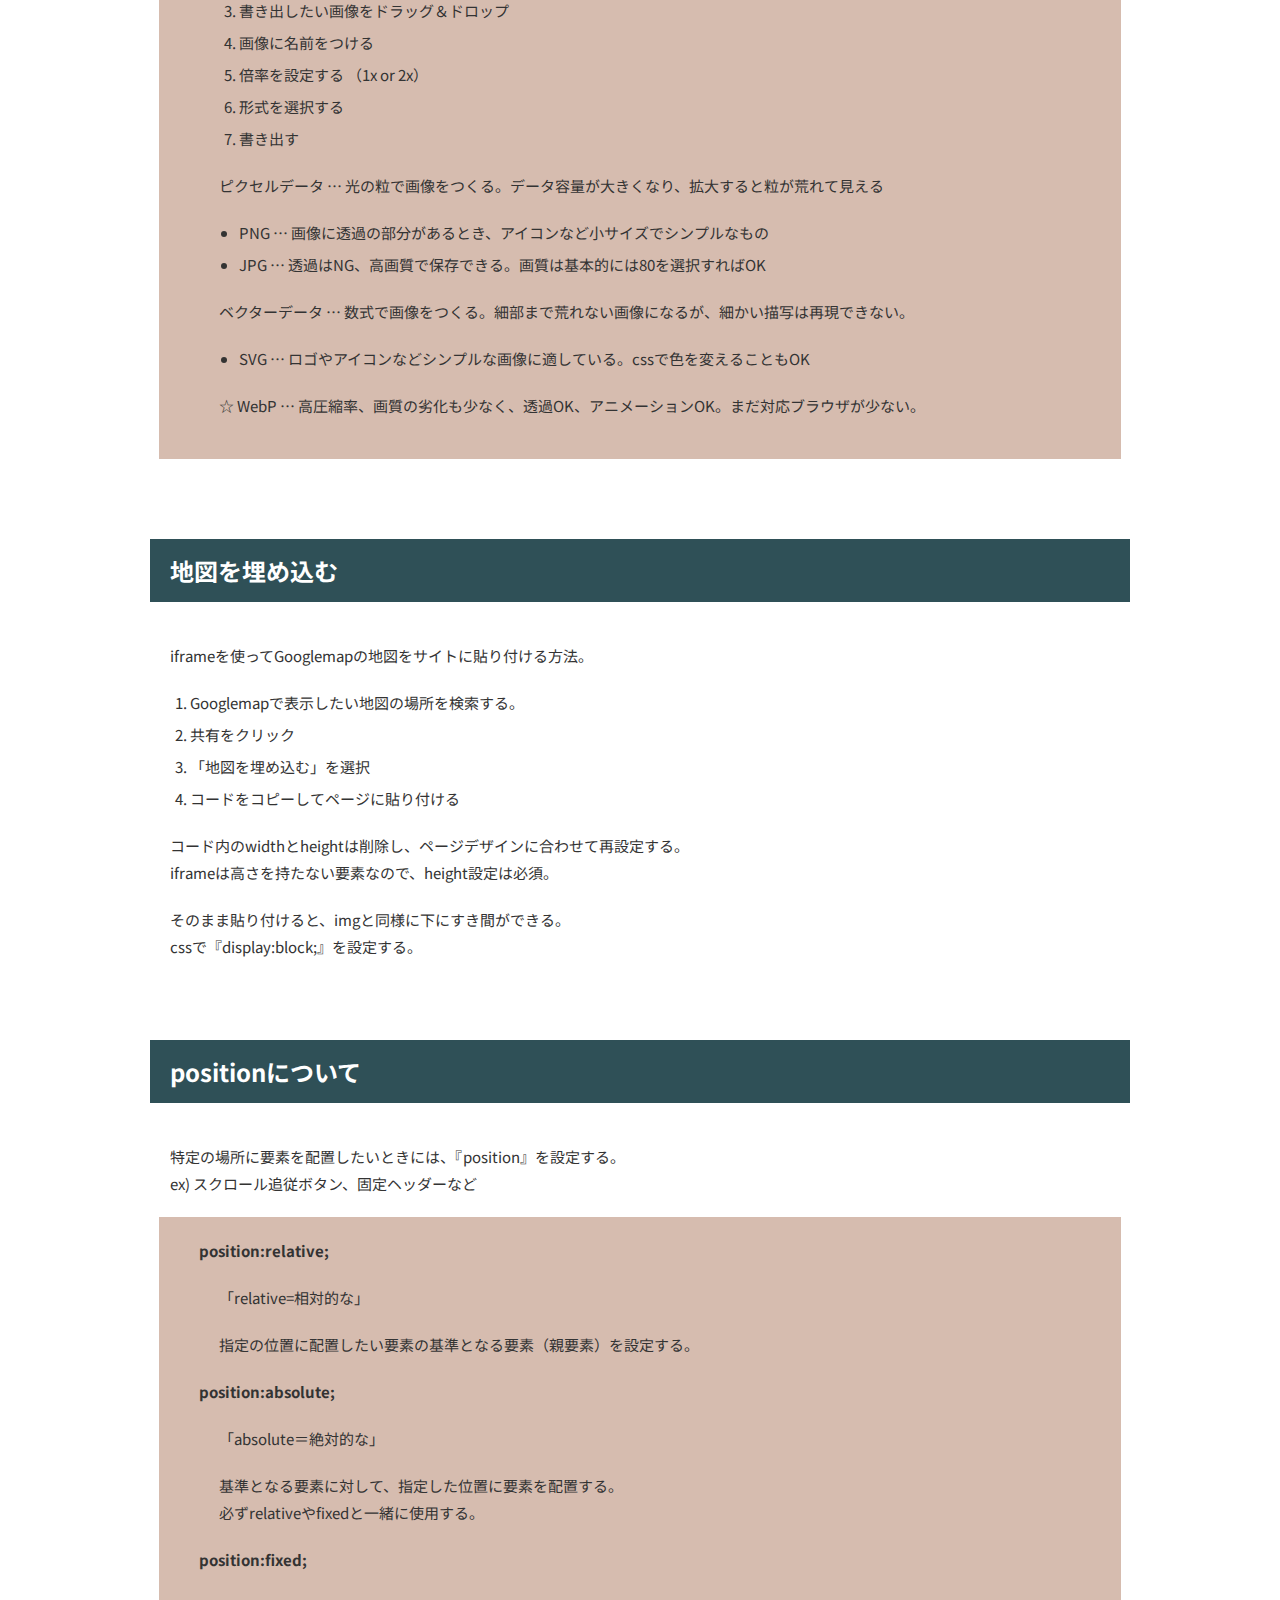
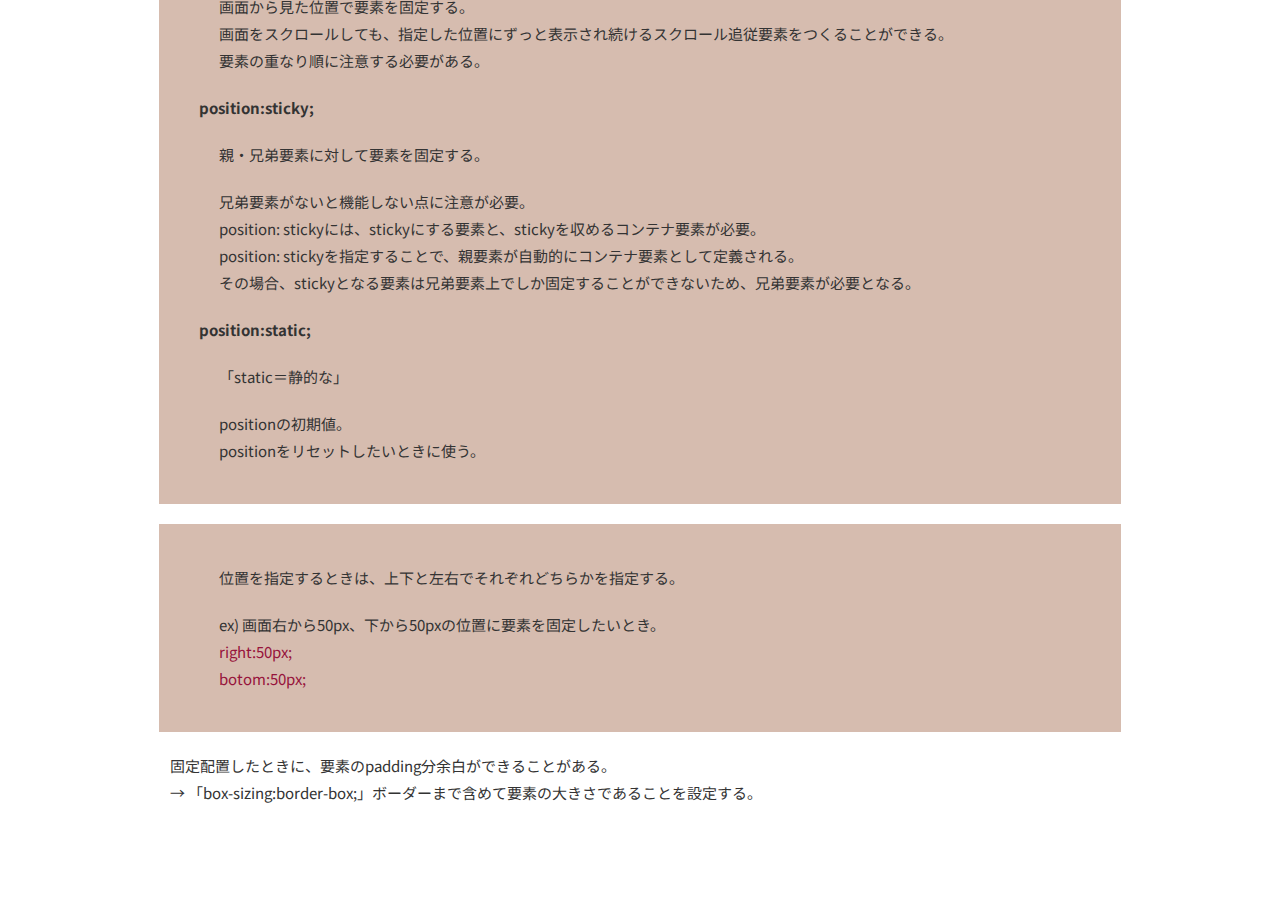
<file: 自主練_山本/coding04.html>
<!DOCTYPE html>
<html lang="ja">

<head>
    <meta charset="UTF-8">
    <meta name="viewport" content="width=device-width, initial-scale=1.0">
    <title>第四回コーディング自主練</title>
    <link rel="stylesheet" href="./css/reset.css">
    <link rel="stylesheet" href="./css/style.css">
    <link rel="stylesheet" href="./css/04style.css">
    <script src="https://ajax.googleapis.com/ajax/libs/jquery/3.7.1/jquery.min.js"></script>
</head>

<body>

    <div class="top">
        <h1>第四回講義</h1>
        <p>
            ilustratorのデザインカンプから<br>
            サイトをコーディングする方法について学習しました。
        </p>
    </div>
    <div class="menu">
        <ol>
            <li><a href="#01">Ilustratorから値を取得する</a></li>
            <li><a href="#02">地図を埋め込む</a></li>
            <li><a href="#03">positionについて</a></li>
        </ol>
    </div>
    <section>
        <h2 id="01">Ilustratorから値を取得する</h2>
        <p>カンプからコーディングに必要な値を取得する。</p>
        <section>
            <h3>余白</h3>
            <div class="container">
                <div>
                    <div>
                        <h4 class="monosashi">ものさしツール</h4>
                        <p>『Shift』キーを押しながら、縦横のおおよその長さを測る。</p>
                    </div>
                    <div class="tyouhoukei">
                        <h4>長方形ツール</h4>
                        <p>余白分の長方形シェイプをつくり、その大きさで長さを測る。</p>
                        <p>※ シェイプの置き忘れに注意！<br>
                            別の人が同じファイルを開いたときに、要素としてコーディングしてしまうかも。<br>
                            目立つ派手な色をつける、ファイルを保存せずに閉じるなどの対策を。</p>
                    </div>
                </div>
                <div class="toolbar_image">
                    <img src="./images/toolbar.png">
                    <div class="monosashi_circle"></div>
                    <div class="tyouhoukei_circle"></div>
                </div>
            </div>
        </section>
        <section>
            <h3>文字</h3>
            <div class="container">
                <div>
                    <div class="heading">
                        <h4 class="fontsize">フォントサイズ</h4>
                        <code>font-size</code>
                    </div>
                    <div class="heading">
                        <h4 class="gyoudaka">行高</h4>
                        <code>line-height</code>
                    </div>
                    <p><span>行高 / フォントサイズ</span>で設定する</p>
                    <p>固定値で設定すると、<br>
                        フォントサイズを調整するときに余白が崩れてしまう。<br>
                        必ず倍率で指定すること。</p>
                    <div class="heading">
                        <h4 class="va">文字の間隔（カーニング）</h4>
                        <code>letter-spacing</code>
                    </div>
                    <p><span>VA値 / 1000 em</span>で設定する</p>
                    <div class="heading">
                        <h4 class="tracking">トラッキング</h4>
                        <code>font-feature-setting</code>
                    </div>
                    <p>「メトリクス」や「オプティカル」のときは<span>"palt"</span>に設定する</p>
                </div>
                <div class="text_image">
                    <img src="./images/text.png">
                    <div class="fontsize_circle"></div>
                    <div class="gyoudaka_circle"></div>
                    <div class="va_circle"></div>
                    <div class="tracking_circle"></div>
                </div>
            </div>
        </section>
        <section>
            <h3>色</h3>
            <div class="container">
                <div>
                    <div class="heading">
                        <h4>色</h4>
                        <code>color</code>
                    </div>
                    <p>文字色や背景色の指定時に確認する。</p>
                    <p>RGB … <span>rgb(〇,〇,〇)</span><br>
                        カラーコード … <span>#〇〇〇〇〇〇</span></p>
                </div>
                <div class="image">
                    <img src="./images/color.png">
                </div>
            </div>
        </section>
        <section>
            <h3>画像</h3>
            <div class="container">
                <div>
                    <div class="heading">
                        <h4 class="picsize">大きさ</h4>
                        <code>width , height</code>
                    </div>
                    <p>コーディングの際は、widthかheightのどちらかを設定する。<br>
                        元の画像と比率が変わった際に、見た目が崩れてしまうため。</p>
                    <div class="heading">
                        <h4 class="radius">角丸</h4>
                        <code>border-radius</code>
                    </div>
                    <p><span>50%</span>に指定すると、四角い画像を丸く切り取ることができる。<br>
                        指定した角のみ丸くすることもできる</p>
                </div>
                <div class="picsize_image">
                    <img src="./images/shapes.png">
                    <div class="picsize_circle"></div>
                    <div class="radius_circle"></div>
                </div>
            </div>
            <div class="explain">
                <div class="heading">
                    <h4>画像を貼り付けるときの注意点</h4>
                    <code>&lt;img src="～～" alt="説明テキスト"&gt;</code>
                </div>
                <p>画像が読み込まれなかった場合に、どんな画像がわかるように説明文をつけておく。<br>
                    特にh1タグなどに画像を使用するときには、説明文がないとSEOに悪影響。</p>
            </div>
            <div class="explain">
                <h4>画像データの書き出し</h4>
                <ol>
                    <li>メニューバーからウィンドウを選択</li>
                    <li>アセットの書き出し</li>
                    <li>書き出したい画像をドラッグ＆ドロップ</li>
                    <li>画像に名前をつける</li>
                    <li>倍率を設定する （1x or 2x）</li>
                    <li>形式を選択する</li>
                    <li>書き出す</li>
                </ol>
                <p>ピクセルデータ … 光の粒で画像をつくる。データ容量が大きくなり、拡大すると粒が荒れて見える</p>
                <ul>
                    <li>PNG … 画像に透過の部分があるとき、アイコンなど小サイズでシンプルなもの</li>
                    <li>JPG … 透過はNG、高画質で保存できる。画質は基本的には80を選択すればOK</li>
                </ul>
                <p>ベクターデータ … 数式で画像をつくる。細部まで荒れない画像になるが、細かい描写は再現できない。</p>
                <ul>
                    <li>SVG … ロゴやアイコンなどシンプルな画像に適している。cssで色を変えることもOK</li>
                </ul>
                <p>☆ WebP … 高圧縮率、画質の劣化も少なく、透過OK、アニメーションOK。まだ対応ブラウザが少ない。</p>

            </div>
        </section>
    </section>
    <section>
        <h2 id="02">地図を埋め込む</h2>
        <p>iframeを使ってGooglemapの地図をサイトに貼り付ける方法。</p>
        <ol>
            <li>Googlemapで表示したい地図の場所を検索する。</li>
            <li>共有をクリック</li>
            <li>「地図を埋め込む」を選択</li>
            <li>コードをコピーしてページに貼り付ける</li>
        </ol>
        <p>コード内のwidthとheightは削除し、ページデザインに合わせて再設定する。<br>
            iframeは高さを持たない要素なので、height設定は必須。</p>
        <p>そのまま貼り付けると、imgと同様に下にすき間ができる。<br>
            cssで『display:block;』を設定する。</p>
    </section>
    <section>
        <h2 id="03">positionについて</h2>
        <p>特定の場所に要素を配置したいときには、『position』を設定する。<br>
            ex) スクロール追従ボタン、固定ヘッダーなど</p>
        <div class="explain">
            <h4>position:relative;</h4>
            <p>「relative=相対的な」</p>
            <p>指定の位置に配置したい要素の基準となる要素（親要素）を設定する。</p>
            <h4>position:absolute;</h4>
            <p>「absolute＝絶対的な」</p>
            <p>基準となる要素に対して、指定した位置に要素を配置する。<br>
                必ずrelativeやfixedと一緒に使用する。</p>
            <h4>position:fixed;</h4>
            <p>画面から見た位置で要素を固定する。<br>
                画面をスクロールしても、指定した位置にずっと表示され続けるスクロール追従要素をつくることができる。<br>
                要素の重なり順に注意する必要がある。</p>
            <h4>position:sticky;</h4>
            <p>親・兄弟要素に対して要素を固定する。</p>
            <p>兄弟要素がないと機能しない点に注意が必要。<br>
                position: stickyには、stickyにする要素と、stickyを収めるコンテナ要素が必要。<br>
                position: stickyを指定することで、親要素が自動的にコンテナ要素として定義される。<br>
                その場合、stickyとなる要素は兄弟要素上でしか固定することができないため、兄弟要素が必要となる。</p>
            <h4>position:static;</h4>
            <p>「static＝静的な」</p>
            <p>positionの初期値。<br>
                positionをリセットしたいときに使う。</p>
        </div>
        <div class="explain">
            <p>位置を指定するときは、上下と左右でそれぞれどちらかを指定する。</p>
            <p>ex) 画面右から50px、下から50pxの位置に要素を固定したいとき。<br>
                <code>right:50px;<br>
                    botom:50px;</code>
            </p>
        </div>
        <p>固定配置したときに、要素のpadding分余白ができることがある。<br>
            → 「box-sizing:border-box;」ボーダーまで含めて要素の大きさであることを設定する。</p>
    </section>
    <a href="index.html" class="btn"><img src="./images/home.png"></a>
    <script>
        $(function () {
            $('.monosashi').hover(
                function () {
                    $('.monosashi_circle').addClass('visible')
                },
                function () {
                    $('.monosashi_circle').removeClass('visible')
                }
            )
        })
        $(function () {
            $('.tyouhoukei').hover(
                function () {
                    $('.tyouhoukei_circle').addClass('visible')
                },
                function () {
                    $('.tyouhoukei_circle').removeClass('visible')
                }
            )
        })
        $(function () {
            $('.fontsize').hover(
                function () {
                    $('.fontsize_circle').addClass('visible')
                },
                function () {
                    $('.fontsize_circle').removeClass('visible')
                }
            )
        })
        $(function () {
            $('.gyoudaka').hover(
                function () {
                    $('.gyoudaka_circle').addClass('visible')
                },
                function () {
                    $('.gyoudaka_circle').removeClass('visible')
                }
            )
        })
        $(function () {
            $('.va').hover(
                function () {
                    $('.va_circle').addClass('visible')
                },
                function () {
                    $('.va_circle').removeClass('visible')
                }
            )
        })
        $(function () {
            $('.tracking').hover(
                function () {
                    $('.tracking_circle').addClass('visible')
                },
                function () {
                    $('.tracking_circle').removeClass('visible')
                }
            )
        })
        $(function () {
            $('.picsize').hover(
                function () {
                    $('.picsize_circle').addClass('visible')
                },
                function () {
                    $('.picsize_circle').removeClass('visible')
                }
            )
        })
        $(function () {
            $('.radius').hover(
                function () {
                    $('.radius_circle').addClass('visible')
                },
                function () {
                    $('.radius_circle').removeClass('visible')
                }
            )
        })
    </script>
</body>

</html>
</file>
<file: 20240518/css/style.css>
@charset "utf-8";

.menu {
  list-style: none;
  padding: 0;
  max-width: 900px;
  margin: 0 auto;
  display: flex;
  gap: 30px;
  justify-content: space-between;
  align-items: center;
}
.container {
  max-width: 1000px;
  margin: 50px auto;
  display: flex;
  justify-content: space-between;
  flex-wrap: wrap;
  gap: 30px;
}
.box {
  width: 30%;
  height: 300px;
  background: orange;
  border: 1px solid black;
}
@media screen and (max-width: 767px) {
  .container {
    flex-direction: column;
    padding: 0 10px;
  }
  .box {
    width: 100%;
  }
}
</file>
<file: kadai4/css/style.css>
@charset "utf-8";

/* 画面幅 */

.top,
.contents {
  max-width: 1000px;
  margin: 0 auto;
  padding: 0 10px;
}

/* header */

#header {
  width: 100%;
  height: 710px;
  position: relative;
  background-image: url("../images/1x/top-80.jpg");
  background-size: cover;
}

.header_top {
  display: flex;
  justify-content: space-between;
  align-items: center;
  padding: 0 40px;
  position: absolute;
  top: 40px;
  left: 0;
  width: 100%;
  box-sizing: border-box;
}

.menu_logo {
  width: 163px;
}

.pc_nav ul {
  display: flex;
  align-items: center;
  gap: 3vw;
}

.pc_nav ul li {
  text-align: center;
  color: #ffffff;
}

.visit {
  width: 13vw;
  height: 46px;
  color: #ffffff;
  font-weight: bold;
  background-color: #4070b8;
  border-radius: 23px;
  border: none;
}
.title {
  width: 100%;
  text-align: center;
  position: absolute;
  top: 50%;
  left: 50%;
  transform: translate(-50%, -50%);
}
.title p {
  font-size: 40px;
  font-weight: bold;
  color: #ffffff;
  line-height: 3;
  letter-spacing: 0.1em;
  text-shadow: 2px 2px 5px #6e6e6e;
}
.logosvg_container img {
  max-width: 544px;
  filter: drop-shadow(2px 2px 5px #6e6e6e);
}
/* sp menu */

.sp_nav,
.sp_btn {
  display: none;
}

/* about */

.about_top {
  max-width: 1000px;
  margin: 0 auto;
  padding: 100px 10px;
  box-sizing: border-box;
  position: relative;
}
.about_top h2 {
  font-size: 56px;
  line-height: 1.64;
  font-weight: bold;
}
.about_top p:nth-child(2) {
  font-size: 20px;
  line-height: 2;
  margin-top: 20px;
}
.worksvg_container img {
  width: 456px;
  position: absolute;
  top: 100px;
  right: 0;
}
.spworksvg_container {
  display: none;
}
.sp_visit {
  display: none;
}

/* detail */

.detail {
  background-color: #fef7da;
}
.detail_flex {
  max-width: 1000px;
  padding: 50px 10px;
  margin: 0 auto;
  display: flex;
  justify-content: space-between;
}

.detail_contents {
  width: 30%;
}

.detail_icon {
  width: 250px;
  height: 250px;
  background-color: #ffffff;
  border-radius: 50%;
  position: relative;
  margin: 0 auto 40px auto;
}

.detail_icon img {
  position: absolute;
  top: 0;
  right: 0;
  bottom: 0;
  left: 0;
  margin: auto;
}
.carender img {
  width: 154px;
}
.coin img {
  width: 120px;
}
.map img {
  width: 168px;
}

.detail_contents p {
  line-height: 1.75;
  font-weight: bold;
  margin: 0 auto;
}

.detail_contents span {
  width: 100%;
  font-size: 22px;
}

.detail_contents p:nth-child(2) {
  text-align: center;
  margin-bottom: 20px;
}

/* 見出し */

.plan_top,
.service_top {
  max-width: 1000px;
  padding: 70px 10px 35px 10px;
  text-align: center;
  margin: 0 auto;
}

.plan_top p,
.service_top p {
  color: #9a9a9a;
  font-size: 18px;
  font-weight: bold;
  line-height: 2;
}

.plansvg_container img {
  width: 105px;
}

.servicesvg_container img {
  width: 158px;
  margin: 0 auto;
}

/* plan */

.plan_flex {
  max-width: 1000px;
  padding: 0 10px 85px 10px;
  margin: 0 auto;
  display: flex;
  justify-content: space-between;
}
.plan_contents {
  width: 47.5%;
  border-radius: 27px;
  background-color: #f2f2f2;
}

.plan_name {
  background-color: #fcd643;
  text-align: center;
  border-radius: 27px 27px 0 0;
}
.plan_name p {
  color: #ffffff;
  font-size: 26px;
  font-weight: bold;
  line-height: 2;
}

.price {
  display: flex;
  justify-content: center;
  align-items: flex-end;
  width: 100%;
  margin-top: 30px;
  margin-bottom: 50px;
}

.price p:first-child {
  -ms-writing-mode: tb-rl;
  writing-mode: vertical-rl;
  font-size: 11px;
  color: #ffffff;
  background-color: #222222;
  padding: 7px 5px;
  margin-right: 5px;
  letter-spacing: 0.25em;
}

.price p:last-child {
  font-size: 40px;
  font-weight: bold;
}

.price p span {
  font-size: 12px;
}

.plan_detail {
  padding-left: 45px;
  padding-right: 45px;
  padding-bottom: 15px;
}

.plan_detail li {
  position: relative;
  padding-left: 30px;
  padding-bottom: 15px;
}

.plan_detail li:before {
  content: "";
  position: absolute;
  top: 4px;
  left: 8px;
  -webkit-transform: rotate(50deg);
  -ms-transform: rotate(50deg);
  transform: rotate(50deg);
  width: 3px;
  height: 7px;
  border-right: 2px solid #ffffff;
  border-bottom: 2px solid #ffffff;
  z-index: 2;
}

.plan_detail li:after {
  content: "";
  position: absolute;
  top: -1px;
  left: 0;
  width: 20px;
  height: 20px;
  background-color: #24b574;
  border: none;
  border-radius: 50%;
  z-index: 1;
}

.sp_line {
  display: none;
}

/* service */

#service {
  background-color: #fef7da;
}

.service_container {
  max-width: 1000px;
  display: flex;
  justify-content: space-between;
  align-items: flex-start;
  text-align: center;
  margin: 0 auto;
  padding: 0 10px;
}
.service_box {
  width: 22.5%;
  padding-bottom: 50px;
}
.svg {
  height: 120px;
  position: relative;
}
.svg img {
  position: absolute;
  top: 0;
  right: 0;
  bottom: 0;
  left: 0;
  margin: auto;
}
.service_box p:nth-child(2) {
  font-size: 18px;
  font-weight: bold;
  padding-bottom: 20px;
}
.service_box p:last-child {
  font-size: 16px;
  line-height: 1.75;
  font-weight: bold;
  text-align: left;
}
.wifisvg_container img {
  width: 95px;
}
.socketsvg_container img {
  width: 57px;
}
.printersvg_container img {
  width: 76px;
}
.cupsvg_container img {
  width: 76px;
}
/* footer */
#footer {
  background-color: #333333;
}

.footer_wrap {
  max-width: 1000px;
  padding: 0 10px;
  margin: 0 auto;
}
.footer_menu,
.sns {
  display: flex;
  justify-content: center;
}

.footer_menu {
  gap: 40px;
  padding-top: 55px;
  padding-bottom: 30px;
}
.footer_menu li {
  color: #ffffff;
  font-size: 14px;
}
.sns {
  gap: 20px;
  align-items: center;
  padding-bottom: 15px;
}
.snssvg_container img {
  width: 20px;
}
.footer_wrap p {
  color: #ffffff;
  font-size: 12px;
  text-align: center;
  padding-bottom: 45px;
}
@media screen and (max-width: 950px) {
  .pc_nav ul {
    gap: 2vw;
  }

  .pc_nav ul li {
    font-size: 14px;
  }

  .visit {
    font-size: 13px;
  }

  .footer_menu {
    gap: 2vw;
  }
  .footer_menu li {
    font-size: 12px;
  }
}
@media screen and (max-width: 767px) {
  /* 画面幅 */

  .top,
  .contents {
    max-width: 767px;
    margin: 0 auto;
  }

  /* header */

  #header {
    height: 250px;
    background-image: url("../images/2x/mobele_top@2x-80.jpg");
  }
  .header_top {
    top: 0;
  }
  .menu_logo {
    display: none;
  }

  .pc_nav {
    display: none;
  }

  /* hamburger menu */

  .sp_btn {
    display: block;
    height: 23px;
    cursor: pointer;
    position: absolute;
    top: 30px;
    right: 25px;
    z-index: 2;
  }
  .sp_btn span {
    display: block;
    width: 33px;
    height: 3px;
    background: #ffffff;
    border-radius: 2px;
    position: relative;
    transition: 0.3s;
  }
  .sp_btn span::before,
  .sp_btn span::after {
    content: "";
    display: block;
    width: 33px;
    height: 3px;
    background: #ffffff;
    border-radius: 2px;
    position: absolute;
    transition: 0.3s;
  }
  .sp_btn span::before {
    bottom: 10px;
  }
  .sp_btn span::after {
    top: 10px;
  }
  .sp_btn.open span {
    background: transparent;
  }
  .sp_btn.open span::before {
    bottom: 0;
    transform: rotate(45deg);
  }
  .sp_btn.open span::after {
    top: 0;
    transform: rotate(135deg);
  }

  .sp_nav {
    position: absolute;
    top: 0;
    left: 0;
    width: 100%;
    height: 100vh;
    background: rgba(0, 0, 0, 0.8);
    z-index: 1;
  }
  .sp_nav ul {
    display: flex;
    flex-direction: column;
    justify-content: center;
    align-items: center;
    height: 100%;
  }
  .sp_nav ul li {
    padding: 20px;
    color: #fff;
    font-size: 18px;
  }

  .title p {
    font-size: 13px;
  }
  .logosvg_container img {
    max-width: 190px;
  }
  /* about */

  .about_top {
    max-width: 767px;
    padding: 75px 10px 25px 10px;
  }
  .about_top h2 {
    font-size: 31px;
    line-height: 1.6;
    letter-spacing: 0.075em;
  }
  .about_top p:nth-child(2) {
    font-size: 14px;
    letter-spacing: 0.06em;
    margin-top: 30px;
  }
  .worksvg_container {
    display: none;
  }
  .spworksvg_container {
    display: block;
  }
  .spworksvg_container img {
    width: 157px;
    position: absolute;
    top: 30px;
    right: 30px;
  }

  .sp_visit {
    display: block;
    width: 315px;
    height: 30px;
    font-size: 13px;
    color: #ffffff;
    font-weight: bold;
    background-color: #4070b8;
    border-radius: 15px;
    border: none;
    margin: 0 auto 50px auto;
  }

  /* detail */

  .detail_flex {
    max-width: 767px;
    padding: 60px 10px 0 10px;
    margin: 0 auto;
    display: flex;
    flex-direction: column;
    align-items: center;
  }

  .detail_contents {
    width: 84%;
  }

  .detail_icon {
    width: 200px;
    height: 200px;
    margin: 0 auto 30px auto;
  }

  .carender img {
    width: 130px;
  }
  .coin img {
    width: 98px;
  }
  .map img {
    width: 142px;
  }

  .detail_contents p {
    font-size: 14px;
    line-height: 1.8;
    letter-spacing: 0.03em;
  }

  .detail_contents p:last-child {
    margin-bottom: 50px;
  }

  /* 見出し */

  .plan_top,
  .service_top {
    max-width: 767px;
    padding: 50px 10px 25px 10px;
  }

  .plan_top p,
  .service_top p {
    font-size: 16px;
  }
  .plansvg_container img {
    width: 88px;
  }

  .servicesvg_container img {
    width: 128px;
  }

  /* plan */

  .plan_flex {
    max-width: 767px;
    padding: 0 10px 55px 10px;
    margin: 0 auto;
    display: flex;
    flex-direction: column;
    justify-content: space-between;
    align-items: center;
    gap: 20px;
  }

  .plan_contents {
    width: 84%;
    border-radius: 17px;
  }

  .plan_name {
    border-radius: 17px 17px 0 0;
  }

  .plan_name p {
    font-size: 18px;
  }

  .price {
    display: flex;
    justify-content: center;
    align-items: flex-end;
    width: 100%;
    margin-top: 30px;
    margin-bottom: 10px;
  }

  .price p:first-child {
    -ms-writing-mode: tb-rl;
    writing-mode: vertical-rl;
    font-size: 8px;
    color: #ffffff;
    background-color: #222222;
    padding: 7px 5px;
    margin-right: 5px;
    letter-spacing: 0.25em;
  }

  .price p:last-child {
    font-size: 27px;
    font-weight: bold;
  }

  .price p span {
    font-size: 8px;
  }

  .plan_detail {
    padding-left: 10%;
    padding-right: 10%;
    padding-bottom: 15px;
    margin: 0 auto;
  }

  .plan_detail li {
    font-size: 11px;
    position: relative;
    padding-left: 20px;
    padding-bottom: 15px;
  }

  .plan_detail li:before {
    content: "";
    position: absolute;
    top: 1px;
    left: 5px;
    -webkit-transform: rotate(50deg);
    -ms-transform: rotate(50deg);
    transform: rotate(50deg);
    width: 2px;
    height: 5px;
    border-right: 2px solid #ffffff;
    border-bottom: 2px solid #ffffff;
    z-index: 2;
  }

  .plan_detail li:after {
    content: "";
    position: absolute;
    top: -1px;
    left: 0;
    width: 13px;
    height: 13px;
    background-color: #24b574;
    border: none;
    border-radius: 50%;
    z-index: 1;
  }

  .sp_line {
    display: block;
    width: 80%;
    height: 0;
    margin: 0 auto 20px auto;
    border-bottom: 1px solid #000;
  }

  /* service */

  #service {
    background-color: #fef7da;
  }

  .service_container {
    max-width: 767px;
    display: flex;
    flex-direction: column;
    justify-content: space-between;
    align-items: center;
    text-align: center;
    margin: 0 auto;
    padding: 0 10px 40px 10px;
  }
  .service_box {
    width: 90%;
  }

  .service_box p:nth-child(2) {
    font-size: 18px;
    font-weight: bold;
    padding-bottom: 20px;
  }
  .service_box p:last-child {
    font-size: 14px;
    line-height: 2;
    font-weight: 400;
    text-align: center;
  }
  /* footer */
  .footer_wrap {
    max-width: 767px;
  }
  .footer_menu {
    display: flex;
    flex-direction: column;
    align-items: center;
  }

  .footer_wrap ul:first-child {
    gap: 0;
    padding-top: 50px;
    padding-bottom: 40px;
  }
  .footer_menu li {
    color: #ffffff;
    font-size: 12px;
    line-height: 3;
  }
  .sns {
    gap: 20px;
    align-items: center;
    padding-bottom: 15px;
  }
  .footer_wrap p {
    color: #ffffff;
    font-size: 12px;
    text-align: center;
    padding-bottom: 45px;
  }
}
</file>
<file: 模写コーディング_山本/css/style.css>
@charset "utf-8";

/* 画面幅 */

header,
main,
footer {
  max-width: 1035px;
  padding: 0 10px;
  margin: 0 auto;
}

/* header */

header {
  margin-top: 70px;
  margin-bottom: 70px;
}

header,
nav {
  display: flex;
  justify-content: space-between;
  align-items: center;
}

#title {
  width: 20%;
}
#site-description p {
  font-size: 18px;
}
#menu {
  display: flex;
  justify-content: space-between;
  width: 70%;
  gap: 20px;
}
#menu li {
  font-size: 17px;
  padding: 0 16px;
}
#menu a {
  text-decoration: none;
}
.submenu {
  opacity: 0;
  visibility: hidden;
  width: 200px;
  position: absolute;
  border: 1px solid #e6e6e6;
  margin-left: 20px;
  transition: all 0.5s;
}
.submenu li {
  background-color: #ffffff;
  border-bottom: 1px solid #e6e6e6;
  padding: 5px 10px;
}

.popup:hover .submenu {
  opacity: 1;
  visibility: visible;
}

.popup > a {
  position: relative;
}

.popup > a::after {
  content: "";
  position: absolute;
  top: 0;
  right: -20px;
  display: block;
  width: 7px;
  height: 7px;
  margin-left: 7px;
  border-top: 2px solid gray;
  border-right: 2px solid gray;
  transform: rotate(135deg);
}

/* main */

main {
  max-width: 1035px;
  margin: 0 auto;
}
#top_text p {
  font-size: 27px;
  margin: 90px auto;
}
.entry {
  margin: 60px auto;
  display: flex;
  justify-content: space-between;
}
.entry_date {
  width: 25%;
  padding-right: 75px;
}
.entry_contents {
  width: 70%;
}
.entry_contents h2 {
  margin-bottom: 20px;
}

/* page link */

.page_links {
  display: flex;
  justify-content: center;
  gap: 10px;
  margin-bottom: 80px;
}
.page_links p {
  padding: 8px 18px;
  border: 1px solid #777777;
}
.page_links p:first-child {
  color: #111111;
  background-color: #e6e6e6;
}
.page_links a {
  text-decoration: none;
}

/* footer */

.footer_top {
  max-width: 1035px;
  padding: 80px 0;
  border-top: 1px solid #e6e6e6;
  border-bottom: 1px solid #e6e6e6;
  display: flex;
  justify-content: space-between;
  align-items: flex-start;
  gap: 75px;
}
.footer_top a {
  color: #777777;
  text-decoration: underline;
  text-underline-offset: 5px;
}
.footer_contents {
  width: 20%;
}
.footer_contents:first-child {
  width: 30%;
}
.profile,
.sns_links {
  display: flex;
  align-items: center;
  gap: 10px;
}
.profile_img img {
  border-radius: 50%;
  width: 100px;
  margin-right: 10px;
}
.profile {
  margin-bottom: 20px;
}
.contents_title {
  margin-bottom: 20px;
}
.contents_title h2 {
  font-size: 14px;
}
.footer_right p {
  font-size: 16px;
}
.last_entry span {
  font-size: 15px;
}
.category {
  height: 200px;
}
.last_entry ul li,
.category ul li {
  margin-bottom: 10px;
}
.search_field {
  border: 1px solid #e6e6e6;
  height: 40px;
  padding: 10px;
}

.footer_bottom {
  max-width: 1035px;
  margin: 60px auto;
  display: flex;
  gap: 25%;
}
.footer_bottom p {
  font-size: 15px;
}
.footer_bottom a {
  color: #777777;
}
.footer_bottom a:hover {
  color: #111111;
}
.footer_bottom a:visited {
  color: #666666;
}

@media screen and (max-width: 767px) {
  /* 画面幅 */
  header,
  main,
  footer {
    max-width: 767px;
  }

  /* flex解除 */

  header,
  nav,
  #menu,
  .entry,
  .footer_top,
  .footer_bottom {
    display: block;
  }

  /* header */

  #title {
    width: 100%;
  }
  #site-description p {
    font-size: 15px;
  }

  /* main */

  #fv {
    margin: 0 calc(50% - 50vw);
  }

  #top_text p {
    font-size: 23px;
    margin: 60px auto;
  }
  .entry_contents {
    width: 100%;
  }
  .entry_contents h2 {
    margin-bottom: 15px;
  }

  /* footer */

  .footer_contents,
  .footer_contents:first-child {
    width: 100%;
    margin-bottom: 50px;
  }

  .contents_title h2 {
    font-size: 12px;
  }
  footer,
  .footer_right p,
  .copy_write p {
    font-size: 13px;
  }
  .last_entry span {
    font-size: 12px;
  }
  .search_field {
    width: 100%;
    margin-bottom: 40px;
  }
  .sns_links {
    margin-bottom: 20px;
  }
}
</file>
<file: 模写コーディング_山本/css/kensaku.css>
@charset "utf=8";

/*検索窓のエリア*/
#search-wrap {
  z-index: 2; /*最前面に設定。数字は変更可*/
  top: 10px;
  right: 10px;
  width: 250px;
  text-align: right;
}

/*テキスト入力input設定*/
#search-text {
  appearance: none; /*SafariやChromeのデフォルトの設定を無効*/
  width: 50px; /*テキスト入力エリアが伸びる前の横幅*/
  height: 50px;
  border: none;
  background: #fff url("../img/icon_search.svg") no-repeat 17px center; /*虫眼鏡アイコンを背景に表示*/
  background-size: 25px 25px;
  outline: none;
  cursor: pointer; /*カーソルを指マークに*/
  transition: 0.4s;
}
#search-text::placeholder {
  color: transparent;
}

/*テキスト入力inputにフォーカスした時の形状*/
#search-text:focus {
  width: 180px; /*テキスト入力エリアが伸びる後の横幅*/
  border: 1px solid #e6e6e6;
  padding: 0 0 0 45px;
  transition: width 0.4s ease, background 0.4s ease;
}
#search-text:focus::placeholder {
  color: #777777;
}
</file>
<file: 第三回コーディング課題_山本/css/style.css>
@charset "utf=8";

.container {
  display: flex;
  justify-content: space-between;
  gap: 20px;
}
.box {
  background-color: #ffffff;
}
.contents {
  background-color: #ffffff;
  padding: 10px;
}

@media screen and (max-width: 400px) {
  .container {
    display: block;
  }
  .box {
    width: 100%;
    margin-bottom: 20px;
  }
  img {
    width: 100%;
  }
}
</file>
<file: 第二回コーディング課題_山本/css/style.css>
@charset "utf-8";

body {
  max-width: 980px;
  margin: 0 auto;
}
.header {
  max-width: 960px;
  margin: 80px 0 40px 0;
  display: flex;
  justify-content: space-between;
  align-items: center;
}
h1 {
  padding: 0 10px;
}
.menu {
  list-style: none;
  display: flex;
}
li {
  font-size: 12px;
  padding: 3px 20px;
  border-right: 1px solid #333333;
}
li:last-child {
  border: none;
}
.containar {
  max-width: 960px;
  display: flex;
  justify-content: space-between;
  align-items: center;
  flex-wrap: wrap;
  gap: 20px;
  margin: 20px 0;
}
.box1 {
  width: 300px;
  height: 300px;
  background-color: #0000ff;
}
.box2 {
  width: 300px;
  height: 300px;
  background-color: #ff0000;
}

@media screen and (max-width: 767px) {
  body {
    width: 90%;
    margin: 0 auto;
  }
  .header {
    display: block;
    margin: 20px 0 20px 0;
  }

  h1 {
    padding: 10px 0;
  }
  .menu {
    display: block;
    margin: 5px 0;
  }
  li {
    padding: 10px 0;
    border-right: none;
    border-bottom: 1px solid #333333;
  }
  li:last-child {
    border-right: none;
    border-bottom: 1px solid #333333;
  }
  .containar {
    display: block;
  }
  .box1,
  .box2 {
    margin: 10px auto;
  }
}
</file>
<file: 自主練_山本/css/style.css>
@charset "utf-8";
@import url("https://fonts.googleapis.com/css2?family=Noto+Sans+JP&display=swap");
.top {
  text-align: center;
  width: 60%;
  margin: 0 auto;
}
.menu {
  border: 2px solid #2f5057;
  width: 40%;
  padding: 20px;
  margin: 40px auto;
}
.menulist {
  list-style: none;
  text-align: center;
}
.komelist {
  margin-left: 34px;
  list-style: none;
}
.komelist li:before {
  content: "※";
  margin-left: -14px;
}
.sub {
  margin-left: 40px;
  list-style-type: circle;
}
.link {
  text-align: center;
  margin: 40px auto;
}
.btn {
  position: fixed;
  right: 50px;
  bottom: 50px;
}
@media screen and (max-width: 767px) {
  .top {
    width: 80%;
  }
  .menu {
    width: 80%;
  }
  .sub {
    margin-left: 20px;
  }
}
</file>
<file: 自主練_山本/css/01style.css>
@charset "utf-8";
@import url("https://fonts.googleapis.com/css2?family=Noto+Sans+JP&display=swap");
.preview {
  width: 80%;
  padding: 20px;
  margin: 0 auto;
}
.code {
  background-color: #f3f2f0;
  overflow-x: auto;
}
.codeex {
  background-color: #d6bcaf;
}
.sample {
  color: #2f5057;
  background-color: #d6bcaf;
  margin-top: 10px;
  margin-bottom: 10px;
}
</file>
<file: 自主練_山本/css/02style.css>
@charset "utf-8";
@import url("https://fonts.googleapis.com/css2?family=Noto+Sans+JP&display=swap");
.sample {
  width: 90%;
  margin: 0 auto;
  display: flex;
  justify-content: space-between;
}
.preview {
  width: 40%;
  padding: 20px;
}
.previewfull {
  max-width: 80%;
  padding: 20px;
  background-color: #d6bcaf;
  margin: 0 auto;
  display: flex;
}
.preview > div,
.previewfull > div {
  background-color: #333333;
  border: 1px solid #ffffff;
  width: 10%;
  height: 30px;
}
.code {
  background-color: #f3f2f0;
}
.codeex {
  background-color: #d6bcaf;
}
.flex {
  text-align: center;
  background-color: #d6bcaf;
  display: flex;
}
.gap {
  gap: 20px;
}
.migiyose {
  justify-content: flex-end;
}
.center {
  justify-content: center;
}
.between {
  justify-content: space-between;
}
.big + div {
  background-color: #333333;
  border: 1px solid #ffffff;
  width: 10%;
  height: 60px;
}
.ue {
  justify-content: center;
  align-items: flex-start;
  gap: 20px;
}
.shita {
  justify-content: center;
  align-items: flex-end;
  gap: 20px;
}
.chuou {
  justify-content: center;
  align-items: center;
  gap: 20px;
}
.wrap {
  flex-wrap: wrap;
  gap: 20px;
}
.sucription {
  max-width: 80%;
  padding: 20px;
  margin: 0 auto;
  text-align: center;
  background-color: #f3f2f0;
}

@media screen and (max-width: 767px) {
  .sample {
    display: block;
  }
  .code,
  .codeex {
    width: 80%;
    margin: 10px auto;
  }
  .flex {
    width: 80%;
    margin: 10px auto;
  }
  .sucription {
    text-align: left;
  }
}
</file>
<file: 自主練_山本/css/03style.css>
@charset "utf=8";
.preview {
  max-width: 80%;
  padding: 20px;
  background-color: #f3f2f0;
  margin: 0 auto;
  text-align: center;
}
table {
  width: 90%;
  background-color: #ffffff;
  border: 1px solid #333333;
  border-collapse: collapse;
  table-layout: fixed;
  margin: 0 auto;
}
th {
  background-color: #dcdcdc;
  border: 1px solid #333333;
  padding: 5px;
}
td {
  text-align: center;
  border: 1px solid #333333;
  padding: 5px;
}
.sel {
  width: 20%;
  background-color: #dcdcdc;
}
.kata {
  width: 20%;
}
.data {
  text-align: left;
  padding: 10px;
}
span {
  color: #333333;
  padding: 0 5px;
  border: 1px solid #333333;
}
</file>
<file: 自主練_山本/css/04style.css>
@charset "utf=8";

h4 {
  color: #333333;
  cursor: pointer;
}
h4:hover {
  opacity: 0.5;
}
code {
  color: #97133b;
  font-style: bold;
}
span {
  background-color: #ffffff;
  padding: 0 5px;
}

.container {
  max-width: 90%;
  padding: 20px 40px;
  background-color: #f3f2f0;
  margin: 0 auto;
  display: flex;
  justify-content: space-between;
  align-items: flex-start;
  gap: 20px;
}
.heading {
  display: flex;
  gap: 20px;
  align-items: flex-end;
  margin-top: 30px;
}
.explain {
  max-width: 90%;
  padding: 20px 40px;
  background-color: #d6bcaf;
  margin: 20px auto;
}

/* ものさしツール */

.toolbar_image {
  width: 4.5%;
  position: relative;
}

.monosashi {
  cursor: pointer;
}
.monosashi_circle {
  width: 80%;
  height: 5%;
  border: solid 4px #ff0000;
  border-radius: 50%;
  position: absolute;
  top: 65%;
  right: 5%;
  display: none;
}

/* 長方形ツール */

.tyouhoukei {
  cursor: pointer;
}
.tyouhoukei_circle {
  width: 80%;
  height: 5%;
  border: solid 4px #ff0000;
  border-radius: 50%;
  position: absolute;
  top: 17%;
  right: 5%;
  display: none;
}

/* フォントサイズ */

.text_image {
  width: 28%;
  position: relative;
}

.fontsize_circle {
  width: 40%;
  height: 5%;
  border: solid 4px #ff0000;
  border-radius: 50%;
  position: absolute;
  top: 15%;
  left: 5%;
  display: none;
}

/* 行高 */

.gyoudaka_circle {
  width: 40%;
  height: 5%;
  border: solid 4px #ff0000;
  border-radius: 50%;
  position: absolute;
  top: 15%;
  right: 5%;
  display: none;
}

/* カーニング */

.va_circle {
  width: 40%;
  height: 5%;
  border: solid 4px #ff0000;
  border-radius: 50%;
  position: absolute;
  top: 50%;
  right: 5%;
  display: none;
}

/* トラッキング */

.tracking_circle {
  width: 40%;
  height: 5%;
  border: solid 4px #ff0000;
  border-radius: 50%;
  position: absolute;
  top: 50%;
  left: 1%;
  display: none;
}

/* 画像の大きさ */

.picsize_image {
  width: 26%;
  position: relative;
}

.picsize_circle {
  width: 40%;
  height: 20%;
  border: solid 4px #ff0000;
  border-radius: 50%;
  position: absolute;
  top: 4%;
  right: 6%;
  display: none;
}

/* 角丸 */

.radius_circle {
  width: 80%;
  height: 25%;
  border: solid 4px #ff0000;
  border-radius: 50%;
  position: absolute;
  top: 55%;
  left: 6%;
  display: none;
}

.visible {
  display: block;
}
@media screen and (max-width: 767px) {
  .heading {
    display: block;
  }
  img {
    display: none;
  }
}
</file>
